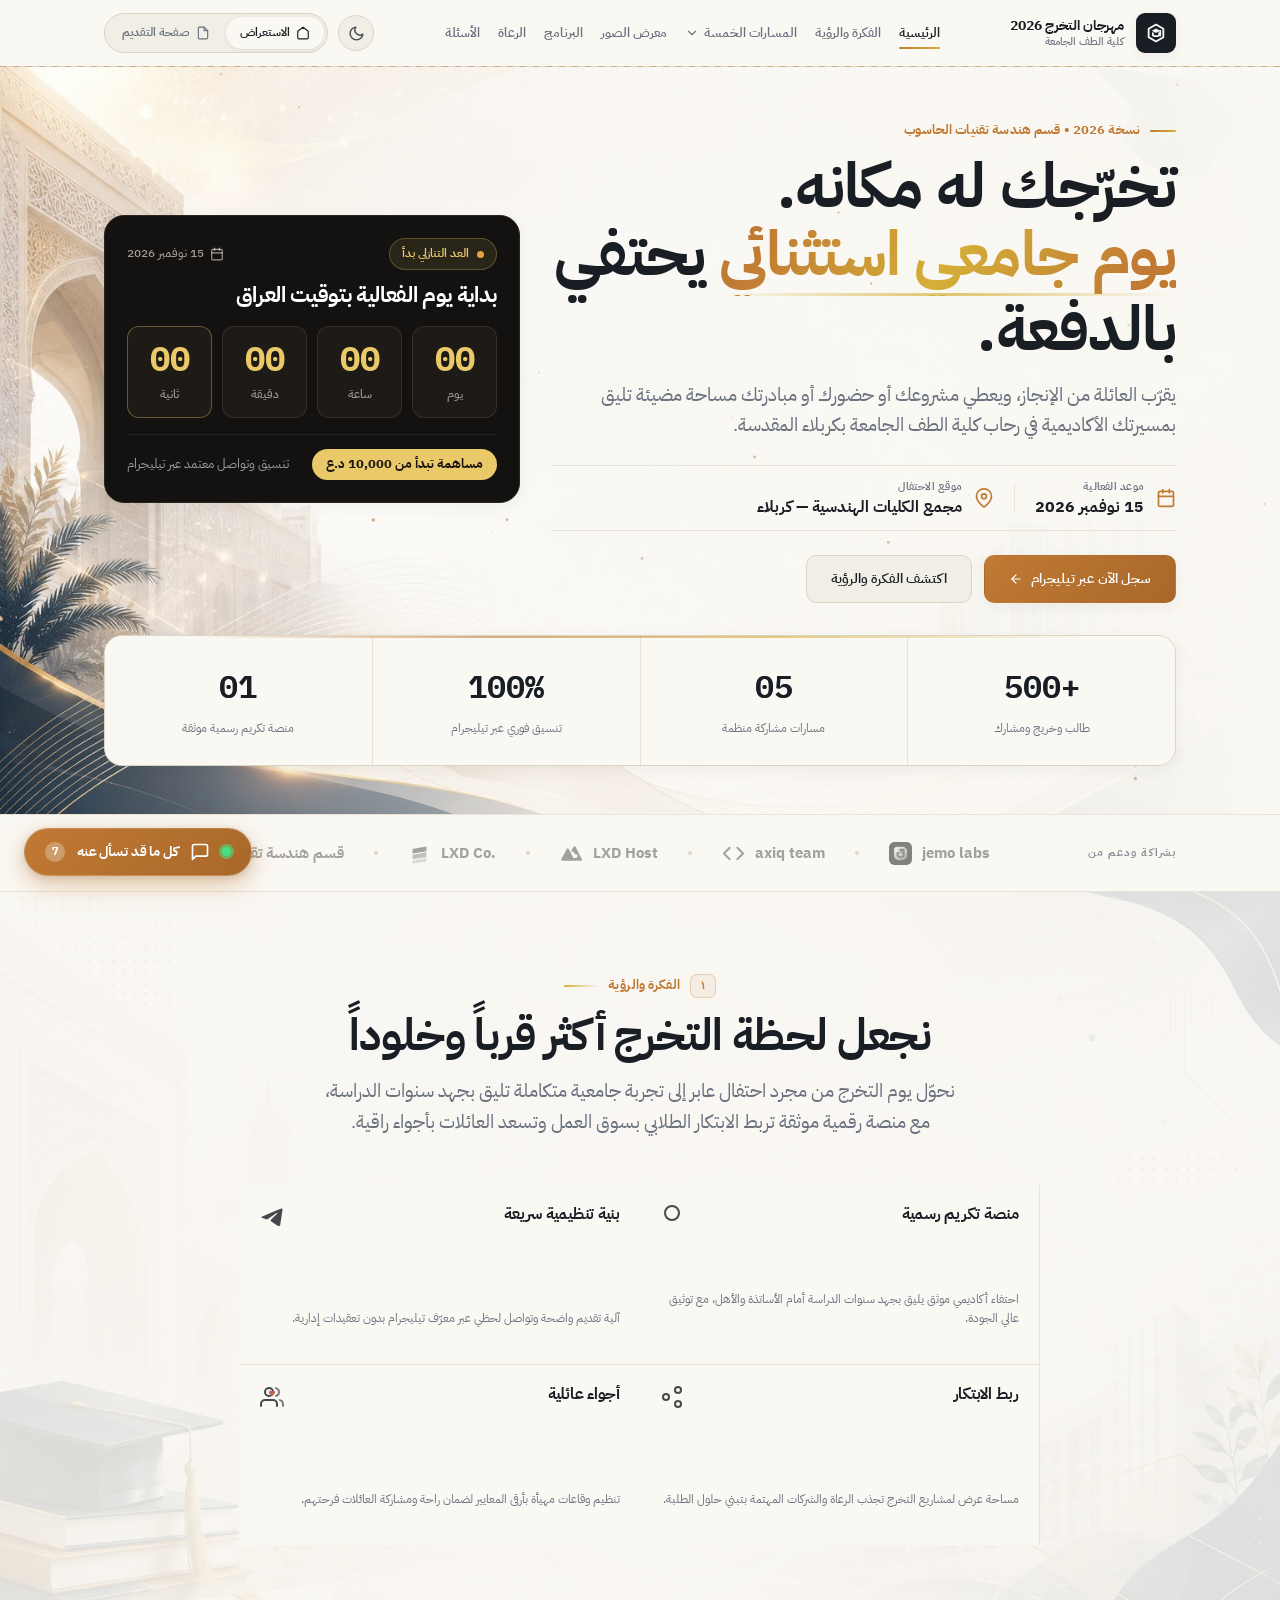
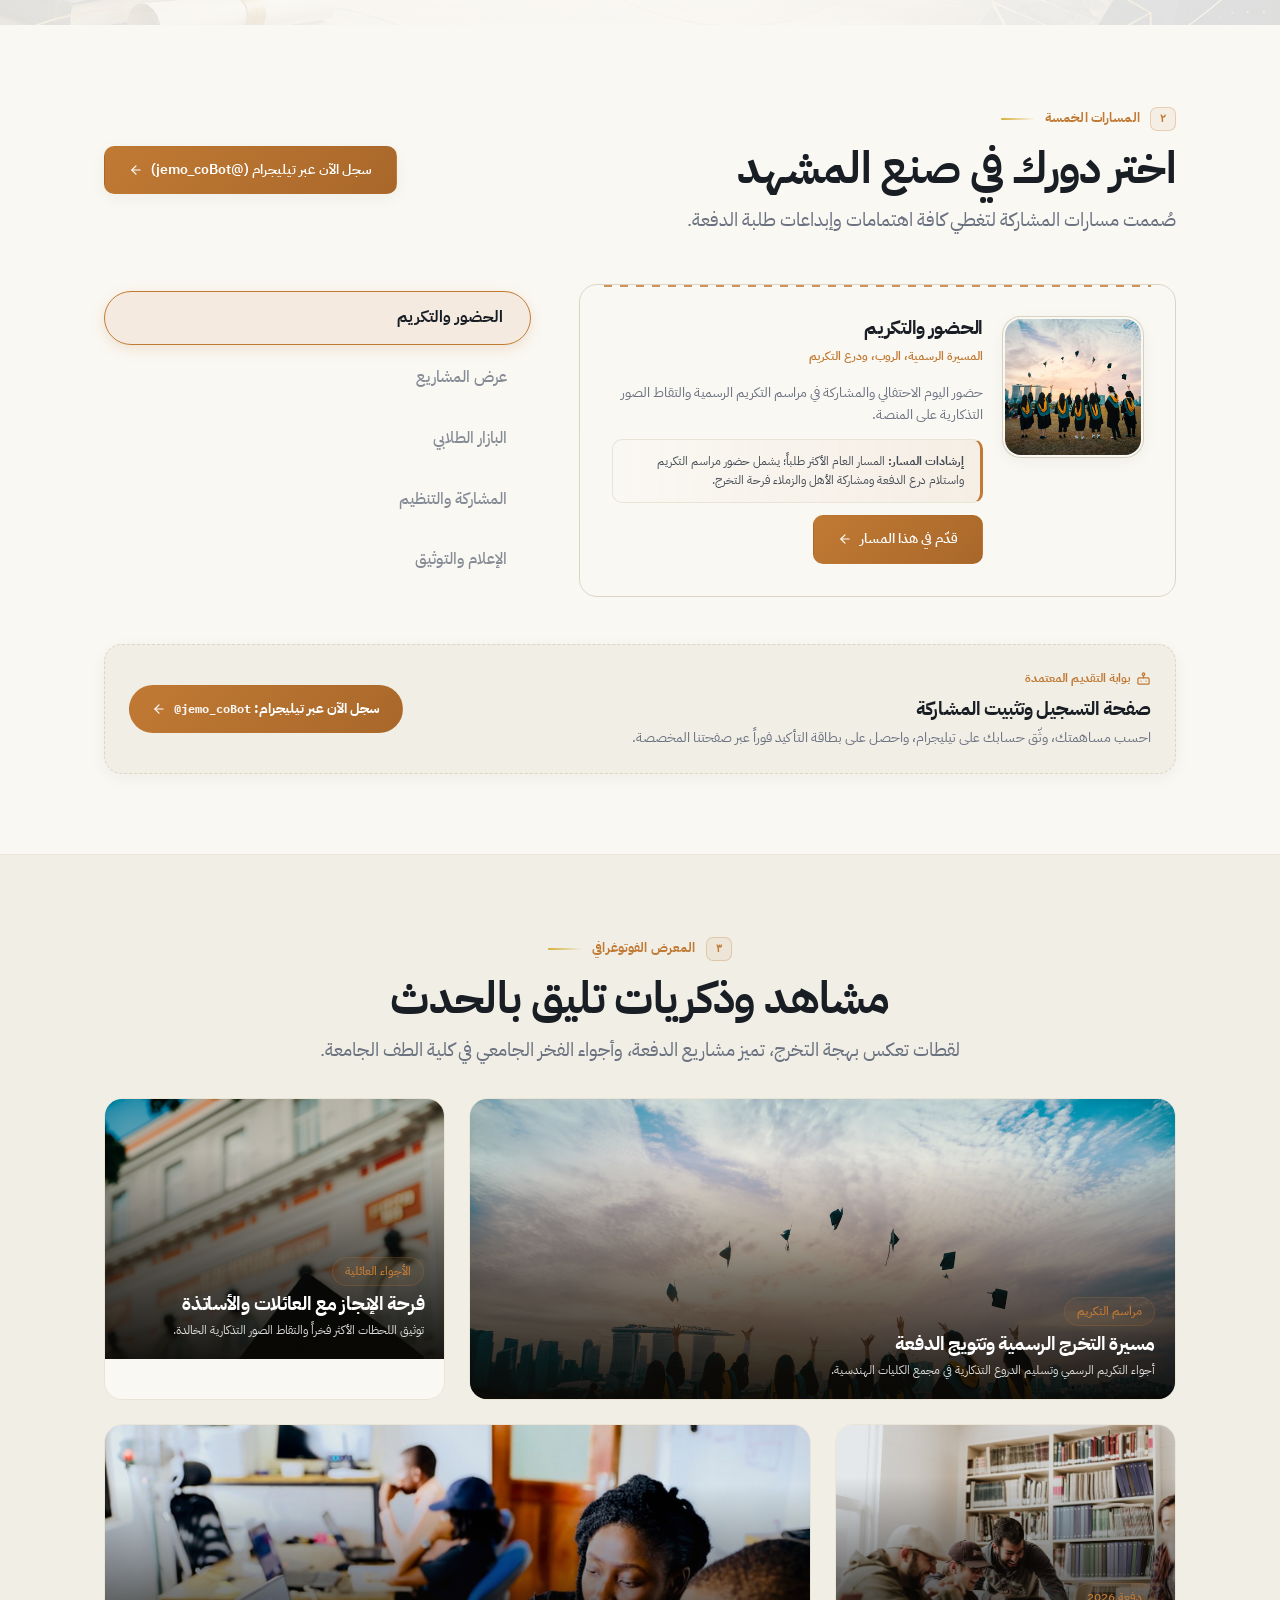
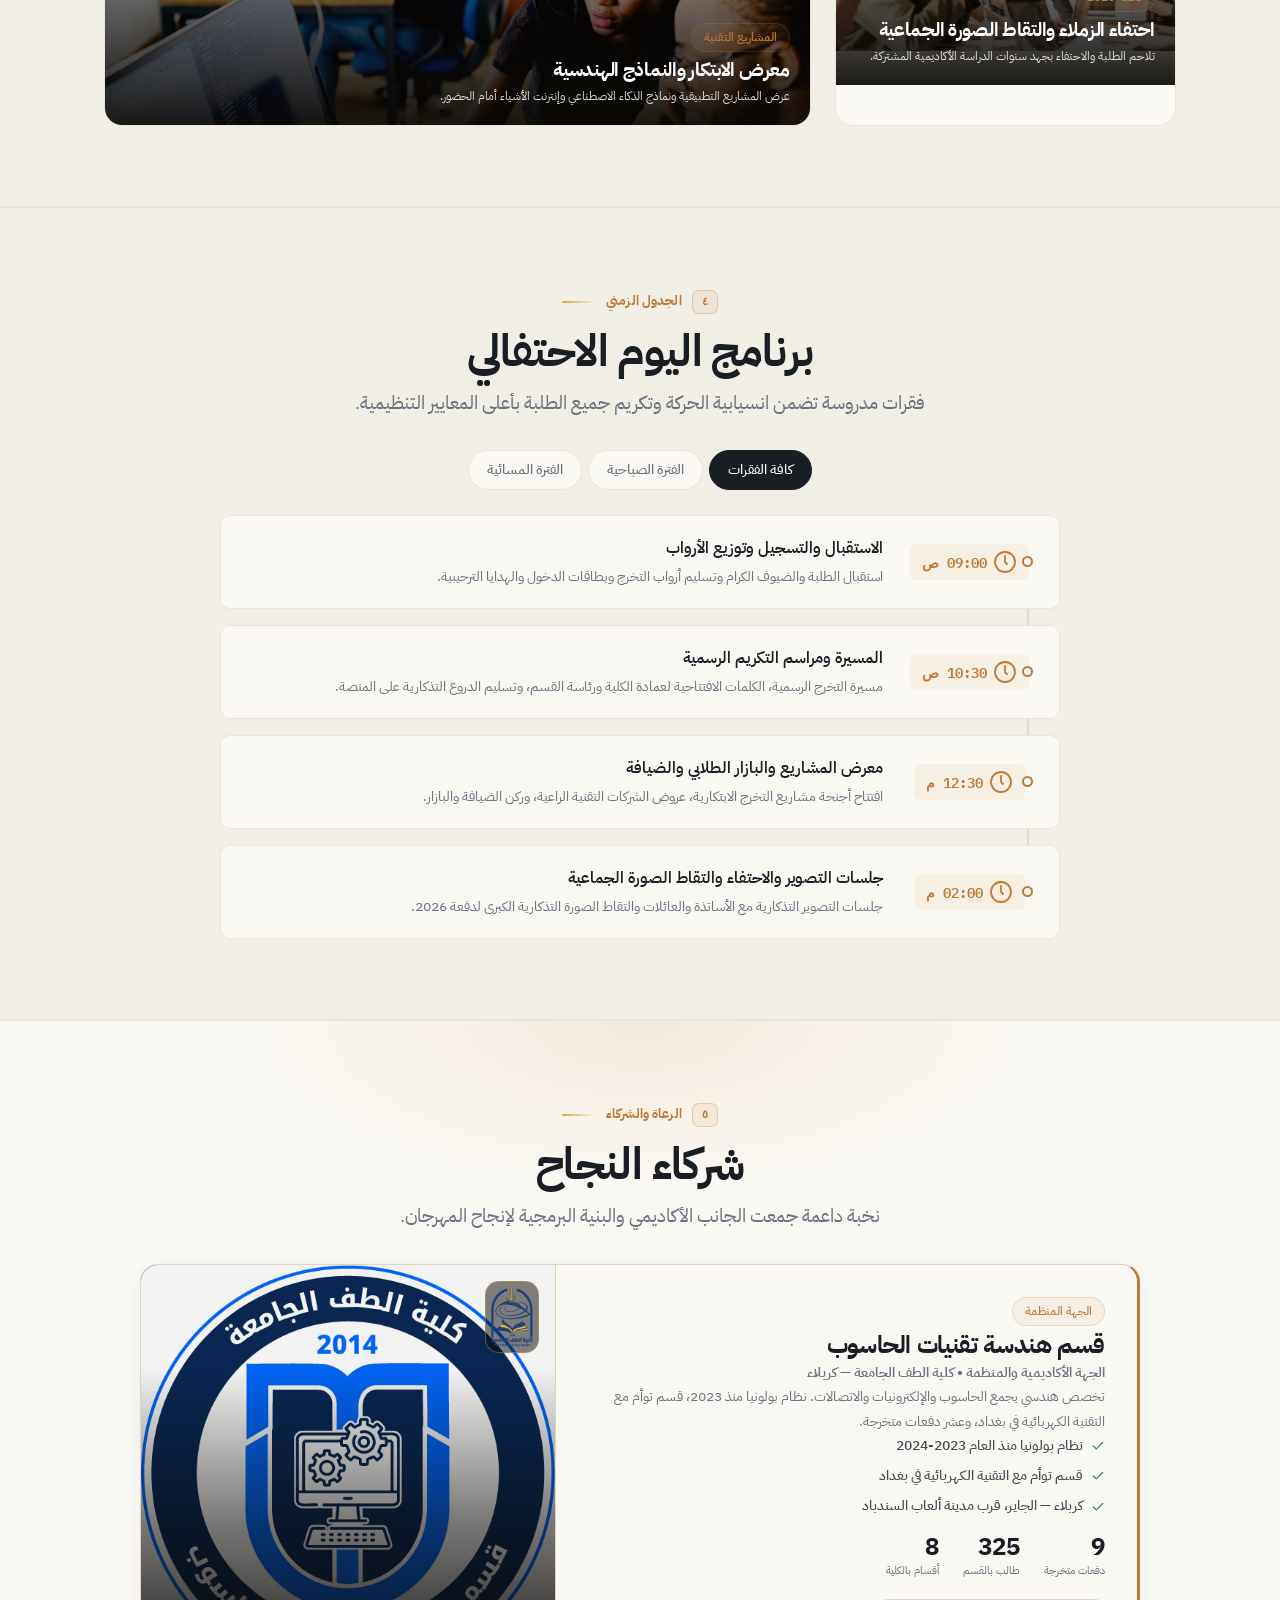
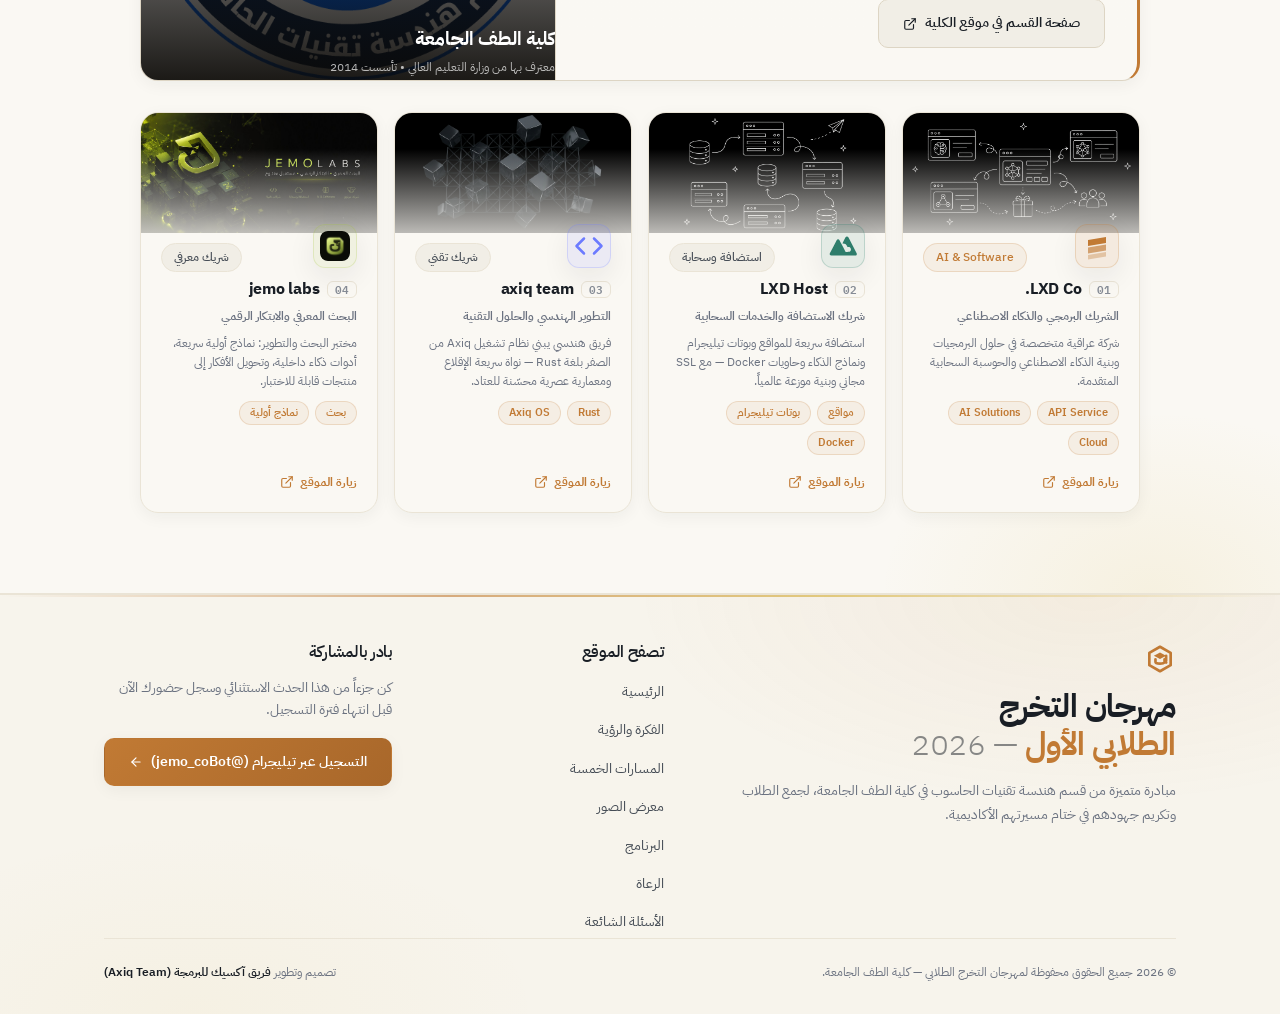
<file: client/index.html>
<!doctype html>
<html lang="ar" dir="rtl">
  <head>
    <meta charset="UTF-8" />
    <meta name="viewport" content="width=device-width, initial-scale=1.0" />
    <meta name="theme-color" content="#faf8f3" />
    <meta name="description" content="مهرجان التخرج الطلابي الأول 2026 — قسم هندسة تقنيات الحاسوب | كلية الطف الجامعة (كربلاء المقدسة)." />
    <meta name="robots" content="index,follow,max-image-preview:large" />
    <link rel="icon" type="image/svg+xml" href="./public/favicon.svg" sizes="any" />
    <link rel="apple-touch-icon" href="./public/favicon.svg" />
    <link rel="preload" as="image" href="./public/images/hero-art.jpg" fetchpriority="high" />
    <link rel="preconnect" href="https://fonts.googleapis.com" />
    <link rel="preconnect" href="https://fonts.gstatic.com" crossorigin />
    <link href="https://fonts.googleapis.com/css2?family=IBM+Plex+Sans+Arabic:wght@400;600;700&family=IBM+Plex+Mono:wght@600&display=swap" rel="stylesheet" />
    <link rel="stylesheet" href="./src/style.css" />
    <meta name="color-scheme" content="light dark" />
    <script>(function(){try{var t=localStorage.getItem("mgf-theme");if(!t)t=matchMedia("(prefers-color-scheme: dark)").matches?"dark":"light";document.documentElement.dataset.theme=t;}catch(e){}})();</script>
    <title>مهرجان التخرج الطلابي الأول 2026 — قسم هندسة تقنيات الحاسوب | كلية الطف الجامعة</title>

    <!-- Open Graph / Twitter Card: تحسين شكل مشاركة الرابط على واتساب وتويتر وفيسبوك -->
    <meta property="og:type" content="website" />
    <meta property="og:locale" content="ar_IQ" />
    <meta property="og:site_name" content="مهرجان التخرج الطلابي الأول 2026" />
    <meta property="og:title" content="مهرجان التخرج الطلابي الأول 2026 — كلية الطف الجامعة" />
    <meta property="og:description" content="مهرجان التخرج الطلابي الأول 2026 — قسم هندسة تقنيات الحاسوب | كلية الطف الجامعة (كربلاء المقدسة)." />
    <meta property="og:image" content="./public/images/hero-graduation-main.jpg" />
    <meta property="og:image:type" content="image/jpeg" />
    <meta property="og:image:width" content="1400" />
    <meta property="og:image:height" content="933" />
    <meta property="og:image:alt" content="مسيرة التخرج الرسمية وتتويج دفعة 2026 في كلية الطف الجامعة" />
    <meta name="twitter:card" content="summary_large_image" />
    <meta name="twitter:title" content="مهرجان التخرج الطلابي الأول 2026 — كلية الطف الجامعة" />
    <meta name="twitter:description" content="مهرجان التخرج الطلابي الأول 2026 — قسم هندسة تقنيات الحاسوب | كلية الطف الجامعة (كربلاء المقدسة)." />
    <meta name="twitter:image" content="./public/images/hero-graduation-main.jpg" />
    <meta name="twitter:image:alt" content="مسيرة التخرج الرسمية وتتويج دفعة 2026 في كلية الطف الجامعة" />

    <!-- Structured Data: Event Schema -->
    <script type="application/ld+json">
    {
      "@context": "https://schema.org",
      "@type": "Event",
      "name": "المهرجان الطلابي الأول للتخرج",
      "description": "مهرجان التخرج الطلابي الأول 2026 — قسم هندسة تقنيات الحاسوب | كلية الطف الجامعة (كربلاء المقدسة)",
      "startDate": "2026-11-15T09:00:00+03:00",
      "endDate": "2026-11-15T21:00:00+03:00",
      "location": {
        "@type": "Place",
        "name": "مجمع الكليات الهندسية",
        "address": {
          "@type": "PostalAddress",
          "addressCountry": "IQ",
 "addressRegion": "كربلاء",
          "addressLocality": "كربلاء المقدسة"
        }
      },
      "organizer": {
        "@type": "Organization",
        "name": "قسم هندسة تقنيات الحاسوب",
        "url": "https://taf-university.edu.iq"
      },
      "audience": "طلاب وخريجو قسم هندسة تقنيات الحاسوب",
      "keywords": "melahed, تخرج, 2026, كربلاء, الجامعة, العراق"
    }
    </script>

    <link rel="canonical" href="https://taf-graduation-2026.github.io/" />
    <link rel="alternate" hreflang="ar" href="https://taf-graduation-2026.github.io/" />
  </head>
  <body>
    <a href="#view-home" class="skip-link" aria-label="الانتقال إلى المحتوى الرئيسي">الانتقال إلى المحتوى الرئيسي</a>
    <div id="app"></div>
    <noscript>يرجى تفعيل JavaScript في المتصفح لعرض هذه الصفحة بشكل صحيح.</noscript>
    <script src="./src/main.js" defer></script>
  </body>
</html>
</file>
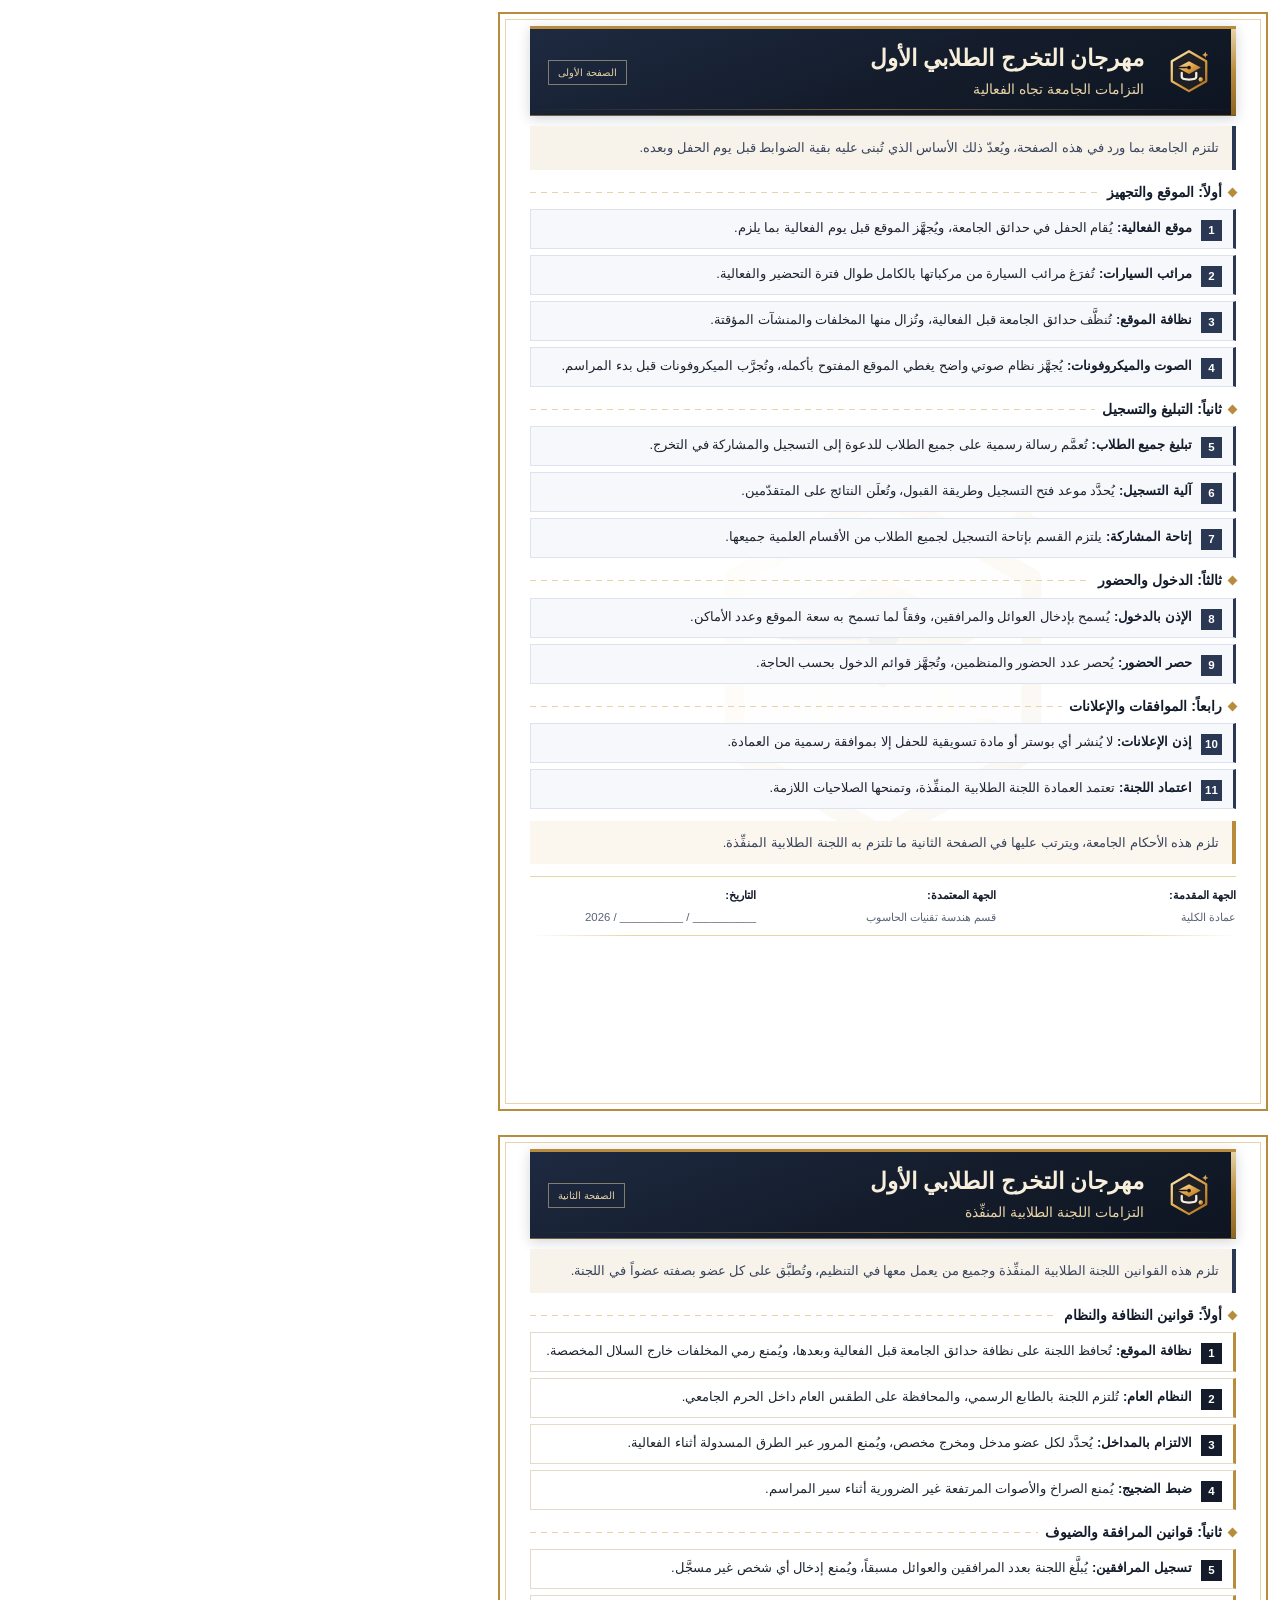
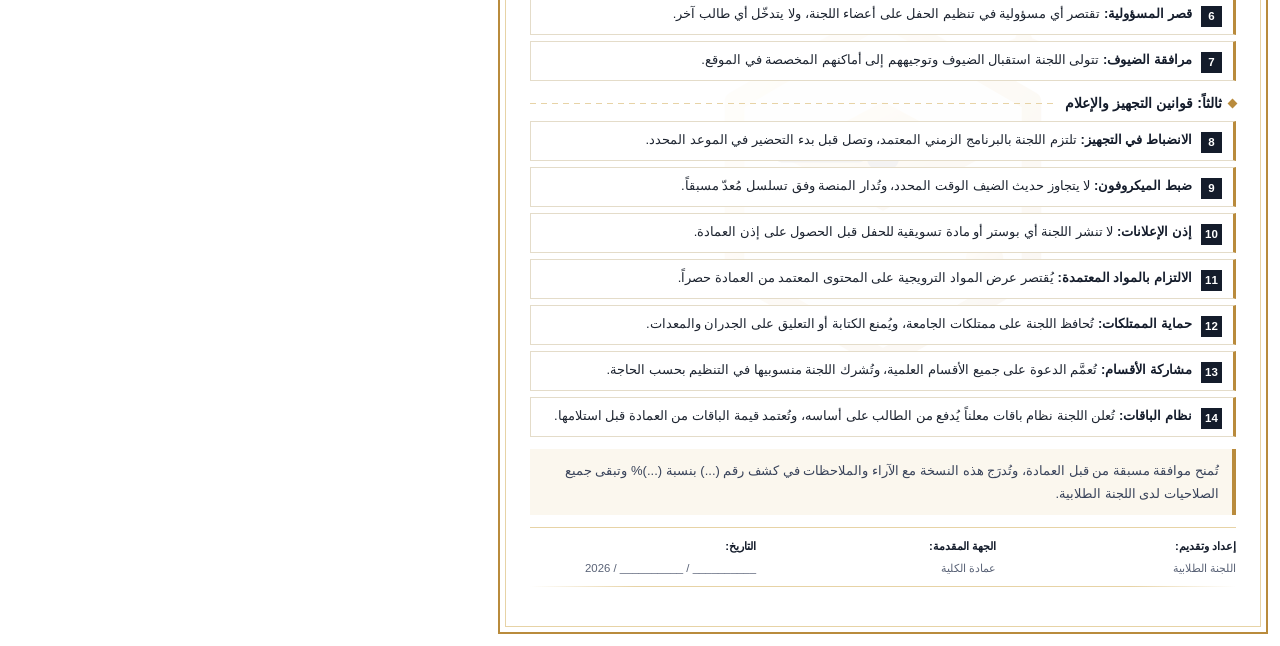
<file: public/قواعد-حفل-التخرج.html>
<!DOCTYPE html>
<html lang="ar" dir="rtl">
<head>
<meta charset="utf-8">
<title>التزامات حفل التخرج</title>
<style>
  @page { size: A4; margin: 0; }
  :root{ --navy:#141C2B; --navy-soft:#2A3854; --gold:#B98B3C; --gold-soft:#E7D3A6; --ink:#1D2430; }
  *{ box-sizing:border-box; }
  html,body{ margin:0; padding:0; width:794px; background:#fff; }
  body{
    font-family:"Noto Sans Arabic","Noto Sans Arabic UI",sans-serif;
    color:var(--ink); font-size:13px; line-height:1.8;
    text-align:right !important; letter-spacing:normal !important; word-spacing:normal !important;
    -webkit-print-color-adjust:exact; print-color-adjust:exact;
  }
  .sheet{
    position:relative; width:794px; height:1123px;
    padding:26px 44px 20px; overflow:hidden; background:#fff; page-break-after:always;
  }
  .sheet:last-child{ page-break-after:auto; }
  .frame{ position:absolute; inset:12px; border:2px solid var(--gold); }
  .frame::before{ content:""; position:absolute; inset:5px; border:.9px solid var(--gold-soft); }
  .cnr{ position:absolute; width:28px; height:28px; border:2.2px solid var(--gold); }
  .tl{ top:12px; right:12px; border-left:0; border-bottom:0; }
  .tr{ top:12px; left:12px; border-right:0; border-bottom:0; }
  .bl{ bottom:12px; right:12px; border-left:0; border-top:0; }
  .br{ bottom:12px; left:12px; border-right:0; border-top:0; }
  .wm{ position:absolute; top:430px; left:50%; transform:translateX(-50%); width:500px; opacity:.045; }
  .wm svg{ width:100%; height:auto; display:block; }
  header{ position:relative; z-index:2; margin-bottom:10px; }
  .brandbar{
    position:relative; display:flex; align-items:center; gap:16px;
    padding:14px 18px 13px 18px;
    background:linear-gradient(160deg,#1E2A41 0%,#141C2B 55%,#0E1521 100%);
    border-top:3px solid var(--gold); border-bottom:1px solid rgba(185,139,60,.55);
    box-shadow:0 3px 12px rgba(20,28,43,.18);
  }
  .brandbar::after{
    content:""; position:absolute; left:0; right:0; bottom:5px; height:1px;
    background:linear-gradient(90deg,transparent,rgba(185,139,60,.6),transparent);
  }
  .logo{ flex:0 0 auto; width:58px; }
  .logo svg{ width:100%; height:auto; display:block; }
  .brandbar h1{
    margin:0; font-family:"Noto Kufi Arabic","Noto Sans Arabic",sans-serif;
    font-size:23px; font-weight:700; line-height:1.35; color:#F7EFDC;
  }
  .brandbar .sub{ margin:3px 0 0; font-size:14px; font-weight:500; color:#E7D3A6; }
  .pg{
    flex:0 0 auto; align-self:center; margin-right:auto; padding:3px 9px;
    border:1px solid rgba(231,211,166,.5); color:#E7D3A6;
    font-family:"Noto Kufi Arabic",sans-serif; font-size:9.6px;
  }
  .stamp{ position:absolute; top:0; bottom:0; right:0; width:5px;
          background:linear-gradient(180deg,#E7D3A6,#B98B3C,#8E6524); }
  .intro{
    position:relative; z-index:2; margin:0 0 12px; padding:10px 13px;
    background:#F7F3EA; border-right:4px solid var(--navy-soft);
    font-size:13px; color:#39435A; line-height:1.8;
  }
  .intro b{ color:var(--navy); }
  .intro.gold{ background:#FBF7EE; border-right-color:var(--gold); }
  section{ position:relative; z-index:2; margin-bottom:12px; }
  h2{
    display:flex; align-items:center; gap:7px; margin:0 0 6px;
    font-family:"Noto Kufi Arabic","Noto Sans Arabic",sans-serif;
    font-size:14.2px; font-weight:700; color:var(--navy); line-height:1.5;
  }
  h2::before{ content:""; flex:0 0 auto; width:7px; height:7px;
              background:var(--gold); transform:rotate(45deg); }
  h2::after{ content:""; flex:1 1 auto; height:1px;
              background:repeating-linear-gradient(90deg,var(--gold-soft) 0 6px,transparent 6px 11px); }
  .rules{ display:flex; flex-direction:column; gap:6px; }
  .rule{
    display:flex; align-items:flex-start; gap:9px; padding:7px 11px; background:#fff;
    border:1px solid #E4DCC9; border-right:3px solid var(--gold);
  }
  .rule.dark{ background:#F7F8FB; border-color:#DCE2EE; border-right-color:var(--navy-soft); }
  .num{
    flex:0 0 auto; width:21px; height:21px; margin-top:3px;
    display:flex; align-items:center; justify-content:center;
    font-family:"Noto Kufi Arabic",sans-serif; font-size:11.5px; font-weight:700;
    color:#fff; background:var(--navy); direction:ltr; unicode-bidi:isolate;
  }
  .rule.dark .num{ background:var(--navy-soft); }
  .txt{ flex:1 1 auto; margin:0; font-size:13px; line-height:1.75; }
  .txt b{ color:var(--navy); font-weight:700; }
  .close{
    position:relative; z-index:2; margin:2px 0 12px; padding:10px 13px;
    background:#FBF7EE; border-right:4px solid var(--gold);
    font-size:13px; line-height:1.8; color:#39435A;
  }
  .close b{ color:var(--navy); }
  footer{ position:relative; z-index:2; }
  .sig{ display:flex; gap:14px; padding-top:8px; border-top:1.2px solid var(--gold-soft); }
  .sig .col{ flex:1 1 0; }
  .sig .lab{ font-family:"Noto Kufi Arabic",sans-serif; font-size:11.4px;
             font-weight:700; color:var(--navy); margin-bottom:2px; }
  .sig .val{ font-size:11.4px; color:#5A6377; line-height:1.7; }
  .rule-thin{ margin-top:8px; height:1px;
              background:linear-gradient(90deg,transparent,var(--gold-soft) 15%,var(--gold-soft) 85%,transparent); }
</style>
</head>
<body>
<div class="sheet">
  <div class="frame"></div>
  <span class="cnr tl"></span><span class="cnr tr"></span>
  <span class="cnr bl"></span><span class="cnr br"></span>
  <div class="wm" aria-hidden="true"><svg xmlns="http://www.w3.org/2000/svg" viewBox="0 0 64 64" fill="none">
  <defs>
    <linearGradient id="mgfGold" x1="0%" y1="0%" x2="100%" y2="100%">
      <stop offset="0%" stop-color="#ffedb8"/>
      <stop offset="48%" stop-color="#e2a84b"/>
      <stop offset="100%" stop-color="#a86a1c"/>
    </linearGradient>
  </defs>
  <!-- Engineering hexagon -->
  <polygon points="32,8 51,19 51,41 32,52 13,41 13,19" fill="#c17a34" fill-opacity="0.08" stroke="url(#mgfGold)" stroke-width="2.5" stroke-linejoin="round"/>
  <!-- Mortarboard -->
  <polygon points="32,19 45,26 32,33 19,26" fill="url(#mgfGold)"/>
  <!-- Circuit trace + node on the board -->
  <line x1="19" y1="26" x2="29" y2="26" stroke="#171310" stroke-width="1.6" stroke-linecap="round"/>
  <circle cx="32" cy="26" r="2.1" fill="#171310"/>
  <!-- Head base -->
  <path d="M24 32v4.5c0 3.6 16 3.6 16 0V32" stroke="#f5efe2" stroke-width="2.5" stroke-linecap="round"/>
  <!-- Tassel + node -->
  <line x1="45" y1="26" x2="45" y2="37" stroke="url(#mgfGold)" stroke-width="2" stroke-linecap="round"/>
  <circle cx="45" cy="39.2" r="2.4" fill="url(#mgfGold)"/>
  <!-- Spark -->
  <path d="M50 8.5l1.1 2.4 2.4 1.1-2.4 1.1-1.1 2.4-1.1-2.4-2.4-1.1 2.4-1.1z" fill="url(#mgfGold)"/>
</svg>
</div>
  <header>
    <div class="brandbar">
      <span class="stamp"></span>
      <div class="logo"><svg xmlns="http://www.w3.org/2000/svg" viewBox="0 0 64 64" fill="none">
  <defs>
    <linearGradient id="mgfGold" x1="0%" y1="0%" x2="100%" y2="100%">
      <stop offset="0%" stop-color="#ffedb8"/>
      <stop offset="48%" stop-color="#e2a84b"/>
      <stop offset="100%" stop-color="#a86a1c"/>
    </linearGradient>
  </defs>
  <!-- Engineering hexagon -->
  <polygon points="32,8 51,19 51,41 32,52 13,41 13,19" fill="#c17a34" fill-opacity="0.08" stroke="url(#mgfGold)" stroke-width="2.5" stroke-linejoin="round"/>
  <!-- Mortarboard -->
  <polygon points="32,19 45,26 32,33 19,26" fill="url(#mgfGold)"/>
  <!-- Circuit trace + node on the board -->
  <line x1="19" y1="26" x2="29" y2="26" stroke="#171310" stroke-width="1.6" stroke-linecap="round"/>
  <circle cx="32" cy="26" r="2.1" fill="#171310"/>
  <!-- Head base -->
  <path d="M24 32v4.5c0 3.6 16 3.6 16 0V32" stroke="#f5efe2" stroke-width="2.5" stroke-linecap="round"/>
  <!-- Tassel + node -->
  <line x1="45" y1="26" x2="45" y2="37" stroke="url(#mgfGold)" stroke-width="2" stroke-linecap="round"/>
  <circle cx="45" cy="39.2" r="2.4" fill="url(#mgfGold)"/>
  <!-- Spark -->
  <path d="M50 8.5l1.1 2.4 2.4 1.1-2.4 1.1-1.1 2.4-1.1-2.4-2.4-1.1 2.4-1.1z" fill="url(#mgfGold)"/>
</svg>
</div>
      <div>
        <h1>مهرجان التخرج الطلابي الأول</h1>
        <p class="sub">التزامات الجامعة تجاه الفعالية</p>
      </div>
      <span class="pg">الصفحة الأولى</span>
    </div>
  </header>
  <p class="intro">تلتزم الجامعة بما ورد في هذه الصفحة، ويُعدّ ذلك الأساس الذي تُبنى عليه بقية الضوابط قبل يوم الحفل وبعده.</p>
  <section>
    <h2>أولاً: الموقع والتجهيز</h2>
    <div class="rules">
      <div class="rule dark"><span class="num">1</span><p class="txt"><b>موقع الفعالية:</b> يُقام الحفل في حدائق الجامعة، ويُجهَّز الموقع قبل يوم الفعالية بما يلزم.</p></div>
      <div class="rule dark"><span class="num">2</span><p class="txt"><b>مرائب السيارات:</b> تُفرَغ مرائب السيارة من مركباتها بالكامل طوال فترة التحضير والفعالية.</p></div>
      <div class="rule dark"><span class="num">3</span><p class="txt"><b>نظافة الموقع:</b> تُنظَّف حدائق الجامعة قبل الفعالية، وتُزال منها المخلفات والمنشآت المؤقتة.</p></div>
      <div class="rule dark"><span class="num">4</span><p class="txt"><b>الصوت والميكروفونات:</b> يُجهَّز نظام صوتي واضح يغطي الموقع المفتوح بأكمله، وتُجرَّب الميكروفونات قبل بدء المراسم.</p></div>
    </div>
  </section>
  <section>
    <h2>ثانياً: التبليغ والتسجيل</h2>
    <div class="rules">
      <div class="rule dark"><span class="num">5</span><p class="txt"><b>تبليغ جميع الطلاب:</b> تُعمَّم رسالة رسمية على جميع الطلاب للدعوة إلى التسجيل والمشاركة في التخرج.</p></div>
      <div class="rule dark"><span class="num">6</span><p class="txt"><b>آلية التسجيل:</b> يُحدَّد موعد فتح التسجيل وطريقة القبول، وتُعلَن النتائج على المتقدّمين.</p></div>
      <div class="rule dark"><span class="num">7</span><p class="txt"><b>إتاحة المشاركة:</b> يلتزم القسم بإتاحة التسجيل لجميع الطلاب من الأقسام العلمية جميعها.</p></div>
    </div>
  </section>
  <section>
    <h2>ثالثاً: الدخول والحضور</h2>
    <div class="rules">
      <div class="rule dark"><span class="num">8</span><p class="txt"><b>الإذن بالدخول:</b> يُسمح بإدخال العوائل والمرافقين، وفقاً لما تسمح به سعة الموقع وعدد الأماكن.</p></div>
      <div class="rule dark"><span class="num">9</span><p class="txt"><b>حصر الحضور:</b> يُحصر عدد الحضور والمنظمين، وتُجهَّز قوائم الدخول بحسب الحاجة.</p></div>
    </div>
  </section>
  <section>
    <h2>رابعاً: الموافقات والإعلانات</h2>
    <div class="rules">
      <div class="rule dark"><span class="num">10</span><p class="txt"><b>إذن الإعلانات:</b> لا يُنشر أي بوستر أو مادة تسويقية للحفل إلا بموافقة رسمية من العمادة.</p></div>
      <div class="rule dark"><span class="num">11</span><p class="txt"><b>اعتماد اللجنة:</b> تعتمد العمادة اللجنة الطلابية المنفِّذة، وتمنحها الصلاحيات اللازمة.</p></div>
    </div>
  </section>
  <div class="close">تلزم هذه الأحكام الجامعة، ويترتب عليها في الصفحة الثانية ما تلتزم به اللجنة الطلابية المنفِّذة.</div>
  <footer>
    <div class="sig">
      <div class="col">
        <div class="lab">الجهة المقدمة:</div>
        <div class="val">عمادة الكلية</div>
      </div>
      <div class="col">
        <div class="lab">الجهة المعتمدة:</div>
        <div class="val">قسم هندسة تقنيات الحاسوب</div>
      </div>
      <div class="col">
        <div class="lab">التاريخ:</div>
        <div class="val">__________ / __________ / 2026</div>
      </div>
    </div>
    <div class="rule-thin"></div>
  </footer>
</div>
<div class="sheet">
  <div class="frame"></div>
  <span class="cnr tl"></span><span class="cnr tr"></span>
  <span class="cnr bl"></span><span class="cnr br"></span>
  <div class="wm" aria-hidden="true"><svg xmlns="http://www.w3.org/2000/svg" viewBox="0 0 64 64" fill="none">
  <defs>
    <linearGradient id="mgfGold" x1="0%" y1="0%" x2="100%" y2="100%">
      <stop offset="0%" stop-color="#ffedb8"/>
      <stop offset="48%" stop-color="#e2a84b"/>
      <stop offset="100%" stop-color="#a86a1c"/>
    </linearGradient>
  </defs>
  <!-- Engineering hexagon -->
  <polygon points="32,8 51,19 51,41 32,52 13,41 13,19" fill="#c17a34" fill-opacity="0.08" stroke="url(#mgfGold)" stroke-width="2.5" stroke-linejoin="round"/>
  <!-- Mortarboard -->
  <polygon points="32,19 45,26 32,33 19,26" fill="url(#mgfGold)"/>
  <!-- Circuit trace + node on the board -->
  <line x1="19" y1="26" x2="29" y2="26" stroke="#171310" stroke-width="1.6" stroke-linecap="round"/>
  <circle cx="32" cy="26" r="2.1" fill="#171310"/>
  <!-- Head base -->
  <path d="M24 32v4.5c0 3.6 16 3.6 16 0V32" stroke="#f5efe2" stroke-width="2.5" stroke-linecap="round"/>
  <!-- Tassel + node -->
  <line x1="45" y1="26" x2="45" y2="37" stroke="url(#mgfGold)" stroke-width="2" stroke-linecap="round"/>
  <circle cx="45" cy="39.2" r="2.4" fill="url(#mgfGold)"/>
  <!-- Spark -->
  <path d="M50 8.5l1.1 2.4 2.4 1.1-2.4 1.1-1.1 2.4-1.1-2.4-2.4-1.1 2.4-1.1z" fill="url(#mgfGold)"/>
</svg>
</div>
  <header>
    <div class="brandbar">
      <span class="stamp"></span>
      <div class="logo"><svg xmlns="http://www.w3.org/2000/svg" viewBox="0 0 64 64" fill="none">
  <defs>
    <linearGradient id="mgfGold" x1="0%" y1="0%" x2="100%" y2="100%">
      <stop offset="0%" stop-color="#ffedb8"/>
      <stop offset="48%" stop-color="#e2a84b"/>
      <stop offset="100%" stop-color="#a86a1c"/>
    </linearGradient>
  </defs>
  <!-- Engineering hexagon -->
  <polygon points="32,8 51,19 51,41 32,52 13,41 13,19" fill="#c17a34" fill-opacity="0.08" stroke="url(#mgfGold)" stroke-width="2.5" stroke-linejoin="round"/>
  <!-- Mortarboard -->
  <polygon points="32,19 45,26 32,33 19,26" fill="url(#mgfGold)"/>
  <!-- Circuit trace + node on the board -->
  <line x1="19" y1="26" x2="29" y2="26" stroke="#171310" stroke-width="1.6" stroke-linecap="round"/>
  <circle cx="32" cy="26" r="2.1" fill="#171310"/>
  <!-- Head base -->
  <path d="M24 32v4.5c0 3.6 16 3.6 16 0V32" stroke="#f5efe2" stroke-width="2.5" stroke-linecap="round"/>
  <!-- Tassel + node -->
  <line x1="45" y1="26" x2="45" y2="37" stroke="url(#mgfGold)" stroke-width="2" stroke-linecap="round"/>
  <circle cx="45" cy="39.2" r="2.4" fill="url(#mgfGold)"/>
  <!-- Spark -->
  <path d="M50 8.5l1.1 2.4 2.4 1.1-2.4 1.1-1.1 2.4-1.1-2.4-2.4-1.1 2.4-1.1z" fill="url(#mgfGold)"/>
</svg>
</div>
      <div>
        <h1>مهرجان التخرج الطلابي الأول</h1>
        <p class="sub">التزامات اللجنة الطلابية المنفِّذة</p>
      </div>
      <span class="pg">الصفحة الثانية</span>
    </div>
  </header>
  <p class="intro">تلزم هذه القوانين اللجنة الطلابية المنفِّذة وجميع من يعمل معها في التنظيم، وتُطبَّق على كل عضو بصفته عضواً في اللجنة.</p>
  <section>
    <h2>أولاً: قوانين النظافة والنظام</h2>
    <div class="rules">
      <div class="rule"><span class="num">1</span><p class="txt"><b>نظافة الموقع:</b> تُحافظ اللجنة على نظافة حدائق الجامعة قبل الفعالية وبعدها، ويُمنع رمي المخلفات خارج السلال المخصصة.</p></div>
      <div class="rule"><span class="num">2</span><p class="txt"><b>النظام العام:</b> تُلتزم اللجنة بالطابع الرسمي، والمحافظة على الطقس العام داخل الحرم الجامعي.</p></div>
      <div class="rule"><span class="num">3</span><p class="txt"><b>الالتزام بالمداخل:</b> يُحدَّد لكل عضو مدخل ومخرج مخصص، ويُمنع المرور عبر الطرق المسدولة أثناء الفعالية.</p></div>
      <div class="rule"><span class="num">4</span><p class="txt"><b>ضبط الضجيج:</b> يُمنع الصراخ والأصوات المرتفعة غير الضرورية أثناء سير المراسم.</p></div>
    </div>
  </section>
  <section>
    <h2>ثانياً: قوانين المرافقة والضيوف</h2>
    <div class="rules">
      <div class="rule"><span class="num">5</span><p class="txt"><b>تسجيل المرافقين:</b> يُبلَّغ اللجنة بعدد المرافقين والعوائل مسبقاً، ويُمنع إدخال أي شخص غير مسجَّل.</p></div>
      <div class="rule"><span class="num">6</span><p class="txt"><b>قصر المسؤولية:</b> تقتصر أي مسؤولية في تنظيم الحفل على أعضاء اللجنة، ولا يتدخّل أي طالب آخر.</p></div>
      <div class="rule"><span class="num">7</span><p class="txt"><b>مرافقة الضيوف:</b> تتولى اللجنة استقبال الضيوف وتوجيههم إلى أماكنهم المخصصة في الموقع.</p></div>
    </div>
  </section>
  <section>
    <h2>ثالثاً: قوانين التجهيز والإعلام</h2>
    <div class="rules">
      <div class="rule"><span class="num">8</span><p class="txt"><b>الانضباط في التجهيز:</b> تلتزم اللجنة بالبرنامج الزمني المعتمد، وتصل قبل بدء التحضير في الموعد المحدد.</p></div>
      <div class="rule"><span class="num">9</span><p class="txt"><b>ضبط الميكروفون:</b> لا يتجاوز حديث الضيف الوقت المحدد، وتُدار المنصة وفق تسلسل مُعدّ مسبقاً.</p></div>
      <div class="rule"><span class="num">10</span><p class="txt"><b>إذن الإعلانات:</b> لا تنشر اللجنة أي بوستر أو مادة تسويقية للحفل قبل الحصول على إذن العمادة.</p></div>
      <div class="rule"><span class="num">11</span><p class="txt"><b>الالتزام بالمواد المعتمدة:</b> يُقتصر عرض المواد الترويجية على المحتوى المعتمد من العمادة حصراً.</p></div>
      <div class="rule"><span class="num">12</span><p class="txt"><b>حماية الممتلكات:</b> تُحافظ اللجنة على ممتلكات الجامعة، ويُمنع الكتابة أو التعليق على الجدران والمعدات.</p></div>
      <div class="rule"><span class="num">13</span><p class="txt"><b>مشاركة الأقسام:</b> تُعمَّم الدعوة على جميع الأقسام العلمية، وتُشرك اللجنة منسوبيها في التنظيم بحسب الحاجة.</p></div>
      <div class="rule"><span class="num">14</span><p class="txt"><b>نظام الباقات:</b> تُعلن اللجنة نظام باقات معلناً يُدفع من الطالب على أساسه، وتُعتمد قيمة الباقات من العمادة قبل استلامها.</p></div>
    </div>
  </section>
  <div class="close">تُمنح موافقة مسبقة من قبل العمادة، وتُدرَج هذه النسخة مع الآراء والملاحظات في كشف رقم (...) بنسبة (...)% وتبقى جميع الصلاحيات لدى اللجنة الطلابية.</div>
  <footer>
    <div class="sig">
      <div class="col">
        <div class="lab">إعداد وتقديم:</div>
        <div class="val">اللجنة الطلابية</div>
      </div>
      <div class="col">
        <div class="lab">الجهة المقدمة:</div>
        <div class="val">عمادة الكلية</div>
      </div>
      <div class="col">
        <div class="lab">التاريخ:</div>
        <div class="val">__________ / __________ / 2026</div>
      </div>
    </div>
    <div class="rule-thin"></div>
  </footer>
</div>
</body>
</html>
</file>
<file: client/src/style.css>
:root {
  /* ===== نظام "لوحة الدائرة" (Circuit Board) ===== */
  /* هوية بصرية مستوحاة من الهندسة الحاسوبية: لوحة دوائر دافئة، */
  /* مسارات نحاسية، ونبضة إشارة تركوازية — بدل القالب الأزرق التقليدي */
  --bg: #faf8f3;
  --surface: #f1eee6;
  --surface-warm: #f7f4ec;
  --fg: #191e25;
  --fg-2: #454c55;
  --muted: #6b7280;
  --meta: #868c96;
  --border: #ddd5c4;
  --border-soft: #eae4d6;
  --accent: #c17a34;
  --accent-on: #ffffff;
  --accent-hover: #a8672a;
  --accent-active: #8f5722;
  --success: #2e7d6b;
  --warn: #c99a2e;
  --danger: #b33f32;
  --font-display: "IBM Plex Sans Arabic",
  -apple-system,
  BlinkMacSystemFont,
  "SF Pro Display",
  "Segoe UI",
  Roboto,
  sans-serif;
  --font-body: "IBM Plex Sans Arabic",
  -apple-system,
  BlinkMacSystemFont,
  "SF Pro Text",
  "Segoe UI",
  Roboto,
  sans-serif;
  --font-mono: "IBM Plex Mono",
  "SF Mono",
  ui-monospace,
  Menlo,
  Monaco,
  Consolas,
  monospace;
  --text-xs: 12px;
  --text-sm: 14px;
  --text-base: 16px;
  --text-lg: 19px;
  --text-xl: 24px;
  --text-2xl: 32px;
  --text-3xl: 44px;
  --text-4xl: 60px;
  --leading-body: 1.6;
  --leading-tight: 1.15;
  --tracking-display: -.015em;
  --space-1: 4px;
  --space-2: 8px;
  --space-3: 12px;
  --space-4: 16px;
  --space-5: 20px;
  --space-6: 24px;
  --space-8: 32px;
  --space-12: 48px;
  --section-y-desktop: 80px;
  --section-y-tablet: 56px;
  --section-y-phone: 40px;
  --radius-sm: 6px;
  --radius-md: 10px;
  --radius-lg: 18px;
  --radius-pill: 980px;
  --elev-flat: none;
  --elev-ring: 0 0 0 1px var(--border);
  --elev-raised: 0 10px 28px rgba(25,
  30,
  37,
  .07);
  --elev-subtle: 0 4px 16px rgba(25,
  30,
  37,
  .05);
  --focus-ring: 0 0 0 4px color-mix(in oklab,
  var(--accent),
  transparent 70%);
  --motion-fast: .16s;
  --motion-base: .24s;
  --ease-standard: cubic-bezier(.28,
  0,
  .22,
  1);
  --container-max: 1120px;
  --container-gutter-desktop: 24px;
  --container-gutter-tablet: 20px;
  --container-gutter-phone: 16px}

*,
*:before,
*:after {
  box-sizing:border-box;
  margin:0;
  padding:0}

html {
  scroll-behavior:smooth;
  background-color:var(--bg);
  color:var(--fg);
  font-family:var(--font-body);
  font-size:var(--text-base);
  line-height:var(--leading-body);
  -webkit-font-smoothing:antialiased}

body {
  background-color:var(--bg);
  overflow-x:hidden}


.progress-bar-container {
  position:fixed;
  top:0;
  left:0;
  right:0;
  height:3px;
  background:transparent;
  z-index:9999;
  pointer-events:none;
}

.progress-bar-fill {
  height:100%;
  background:linear-gradient(90deg,#c17a34,#2e7d6b,#d4af37);
  width:0%;
  transition:width .1s linear;
}

#confettiCanvas {
  position:fixed;
  inset:0;
  width:100%;
  height:100%;
  pointer-events:none;
  z-index:99999;
}

a {
  color:inherit;
  text-decoration:none}

button,
input,
select,
textarea {
  font:inherit;
  color:inherit}

.container {
  width:100%;
  max-width:var(--container-max);
  margin-inline:auto;
  padding-inline:var(--container-gutter-desktop)}

@media (max-width: 920px) {
  .container {
    padding-inline:var(--container-gutter-tablet)  }

}

@media (max-width: 640px) {
  .container {
    padding-inline:var(--container-gutter-phone)  }

}

h1,
h2,
h3,
h4 {
  font-family:var(--font-display);
  font-weight:700;
  line-height:var(--leading-tight);
  letter-spacing:var(--tracking-display)}

.eyebrow {
  display:inline-flex;
  align-items:center;
  gap:6px;
  font-size:var(--text-xs);
  font-weight:600;
  color:var(--accent);
  text-transform:uppercase;
  letter-spacing:.05em;
  margin-bottom:var(--space-2)}

.lead {
  font-size:var(--text-lg);
  color:var(--muted);
  max-width:640px;
  font-weight:400}

.body-muted {
  color:var(--muted);
  font-size:var(--text-sm)}

.badge {
  display:inline-flex;
  align-items:center;
  gap:6px;
  padding:4px 12px;
  border-radius:var(--radius-pill);
  font-size:var(--text-xs);
  font-weight:500;
  background:var(--surface);
  color:var(--fg-2);
  border:1px solid var(--border-soft)}

.badge-accent {
  background:color-mix(in oklab,
  var(--accent),
  transparent 92%);
  color:var(--accent);
  border-color:color-mix(in oklab,
  var(--accent),
  transparent 80%)}

.badge-dot {
  width:6px;
  height:6px;
  border-radius:50%;
  background:var(--accent)}

.btn {
  display:inline-flex;
  align-items:center;
  justify-content:center;
  gap:8px;
  padding:12px 24px;
  border-radius:var(--radius-md);
  font-size:var(--text-sm);
  font-weight:600;
  border:1.5px solid transparent;
  cursor:pointer;
  transition:all var(--motion-base) var(--ease-standard);
  text-decoration:none;
  white-space:nowrap}

.btn:focus-visible {
  outline:none;
  box-shadow:var(--focus-ring)}

.btn-primary {
  background:var(--accent);
  color:var(--accent-on)}

.btn-primary:hover {
  background:var(--accent-hover);
  transform:translateY(-1px)}

.btn-primary:active {
  background:var(--accent-active);
  transform:translateY(0)}

.btn-secondary {
  background:var(--surface);
  color:var(--fg);
  border:1px solid var(--border)}

.btn-secondary:hover {
  background:var(--border-soft);
  border-color:var(--meta);
  transform:translateY(-1px)}

.btn-secondary:active {
  background:var(--border);
  transform:translateY(0)}

.btn-dark {
  background:var(--fg);
  color:var(--bg)}

.btn-dark:hover {
  background:#000f14;
  transform:translateY(-1px)}

.btn-ghost {
  background:transparent;
  color:var(--accent);
  padding:8px 12px}

.btn-ghost:hover {
  background:color-mix(in oklab,
  var(--accent),
  transparent 94%)}

.btn.is-loading {
  cursor:progress;
  opacity:.82;
  position:relative;
  pointer-events:none}

.btn.is-loading:after {
  content:"";
  width:14px;
  height:14px;
  border:2px solid rgba(255,
  255,
  255,
  .4);
  border-top-color:#fff;
  border-radius:50%;
  animation:spin .7s linear infinite;
  margin-right:6px}

@keyframes spin {
  to {
    transform:rotate(360deg)  }

}

.icon-svg {
  width:18px;
  height:18px;
  stroke-width:2;
  stroke:currentColor;
  fill:none;
  stroke-linecap:round;
  stroke-linejoin:round;
  flex-shrink:0}

.icon-svg-sm {
  width:14px;
  height:14px;
  stroke-width:2;
  stroke:currentColor;
  fill:none;
  stroke-linecap:round;
  stroke-linejoin:round;
  flex-shrink:0}

.icon-svg-lg {
  width:24px;
  height:24px;
  stroke-width:1.8;
  stroke:currentColor;
  fill:none;
  stroke-linecap:round;
  stroke-linejoin:round;
  flex-shrink:0}

.site-nav {
  position:sticky;
  top:0;
  z-index:100;
  background:#faf8f3d9;
  backdrop-filter:saturate(160%) blur(20px);
  -webkit-backdrop-filter:saturate(160%) blur(20px);
  border-bottom:1px solid var(--border);
  transition:background var(--motion-base)}

.site-nav:after {
  content:"";
  position:absolute;
  bottom:-1px;
  right:0;
  left:0;
  height:1px;
  background:repeating-linear-gradient(90deg, var(--accent) 0 6px, transparent 6px 13px);
  opacity:.45}

section[id] {
  scroll-margin-top:72px}

.site-nav-inner {
  display:flex;
  align-items:center;
  justify-content:space-between;
  height:58px;
  gap:16px}

.nav-brand {
  display:flex;
  align-items:center;
  gap:10px;
  font-weight:700;
  font-size:var(--text-sm);
  color:var(--fg);
  cursor:pointer}

.nav-brand-tag {
  font-size:11px;
  padding:2px 8px;
  border-radius:var(--radius-pill);
  background:var(--surface);
  color:var(--muted);
  border:1px solid var(--border-soft);
  white-space:nowrap}

.nav-links {
  display:flex;
  align-items:center;
  gap:20px;
  list-style:none}

.skip-link {
  position: absolute;
  left: -9999px;
  top: -9999px;
  width: 1px;
  height: 1px;
  overflow: hidden;
}
.skip-link:focus {
  position: fixed;
  left: 0;
  top: 0;
  width: 100%;
  padding: var(--space-4);
  background: var(--accent);
  color: var(--bg);
  z-index: 9999;
  font-size: var(--text-lg);
  border-radius: 0;
}

@media (max-width: 992px) {
  .nav-links {
    display:none  }

}

.nav-link {
  font-size:var(--text-sm);
  color:var(--muted);
  transition:color var(--motion-fast);
  cursor:pointer;
  background:none;
  border:none;
  padding:4px 0}

.nav-link:hover,
.nav-link.active {
  color:var(--fg)}

.nav-actions {
  display:flex;
  align-items:center;
  gap:10px}

.view-switcher-pill {
  display:flex;
  align-items:center;
  background:var(--surface);
  border:1px solid var(--border);
  border-radius:var(--radius-pill);
  padding:3px;
  gap:2px}

.view-tab-btn {
  padding:6px 14px;
  border-radius:var(--radius-pill);
  font-size:var(--text-xs);
  font-weight:600;
  border:none;
  background:transparent;
  color:var(--muted);
  cursor:pointer;
  display:flex;
  align-items:center;
  gap:6px;
  transition:all var(--motion-base) var(--ease-standard);
  white-space:nowrap}

.view-tab-btn.active {
  background:var(--bg);
  color:var(--fg);
  box-shadow:0 1px 4px #00000014}

.screen-view {
  display:none;
  animation:fadeInScreen var(--motion-base) var(--ease-standard) forwards}

.screen-view.active {
  display:block}

@keyframes fadeInScreen {
  0% {
    opacity:0;
    transform:translateY(6px)  }

to {
    opacity:1;
    transform:translateY(0)  }

}

.section-py {
  padding-block:var(--section-y-desktop)}

@media (max-width: 920px) {
  .section-py {
    padding-block:var(--section-y-tablet)  }

}

@media (max-width: 640px) {
  .section-py {
    padding-block:var(--section-y-phone)  }

}

.section-surface {
  background:var(--surface);
  border-top:1px solid var(--border-soft);
  border-bottom:1px solid var(--border-soft)}

.section-header {
  margin-bottom:var(--space-8)}

.section-header.text-center {
  text-align:center}

.section-header.text-center .lead {
  margin-inline:auto}

.section-title {
  font-size:var(--text-3xl);
  margin-bottom:var(--space-3)}

@media (max-width: 640px) {
  .section-title {
    font-size:var(--text-2xl)  }

}

.m-box {
  background:var(--bg);
  border:1px solid var(--border-soft);
  border-radius:var(--radius-lg);
  padding:var(--space-6);
  transition:border-color var(--motion-base) var(--ease-standard),
  box-shadow var(--motion-base) var(--ease-standard),
  transform var(--motion-base) var(--ease-standard);
  position:relative;
  display:flex;
  flex-direction:column}

.m-box:hover {
  border-color:var(--border);
  box-shadow:var(--elev-raised);
  transform:translateY(-3px)}

.hero-wrapper {
  padding-top:var(--space-12);
  padding-bottom:var(--space-12);
  position:relative;
  overflow:hidden}

.hero-wrapper .container {
  position:relative;
  z-index:2}

.canvas-stars {
  position:absolute;
  inset:0;
  width:100%;
  height:100%;
  pointer-events:none;
  z-index:1;
  opacity:.65}

.hero-grid {
  display:grid;
  grid-template-columns:1.2fr .8fr;
  gap:var(--space-8);
  align-items:center}

@media (max-width: 920px) {
  .hero-grid {
    grid-template-columns:1fr;
    gap:var(--space-6)  }

}

.hero-title {
  font-size:var(--text-4xl);
  font-weight:700;
  line-height:1.1;
  margin-bottom:var(--space-4);
  color:var(--fg)}

.hero-title span.highlight {
  color:var(--accent);
  display:inline-block}

@media (max-width: 640px) {
  .hero-title {
    font-size:var(--text-3xl)  }

}

.hero-event-details {
  display: flex;
  align-items: center;
  flex-wrap: wrap;
  gap: 20px;
  margin-block: var(--space-6);
  padding-block: var(--space-3);
  border-block: 1px solid color-mix(in oklab, var(--border), transparent 40%);
}

.event-detail-item {
  display: flex;
  align-items: center;
  gap: 12px;
}

.event-detail-icon {
  display: inline-flex;
  align-items: center;
  justify-content: center;
  color: var(--accent);
  flex-shrink: 0;
}

.event-detail-icon svg {
  width: 20px;
  height: 20px;
}

.event-detail-text {
  display: flex;
  flex-direction: column;
  gap: 2px;
}

.event-detail-label {
  font-size: 11px;
  font-weight: 600;
  color: var(--muted);
  letter-spacing: 0.02em;
}

.event-detail-val {
  font-size: var(--text-base);
  font-weight: 700;
  color: var(--fg);
  line-height: 1.3;
}

.event-detail-separator {
  width: 1px;
  height: 28px;
  background: var(--border-soft);
  flex-shrink: 0;
}

@media (max-width: 640px) {
  .hero-event-details {
    gap: 14px;
    padding-block: var(--space-2);
  }
  .event-detail-separator {
    display: none;
  }
  .event-detail-item {
    width: 100%;
  }
  .event-detail-val {
    font-size: var(--text-sm);
  }
}

[data-theme="dark"] .hero-event-details {
  border-color: rgba(255, 255, 255, 0.08);
}
[data-theme="dark"] .event-detail-separator {
  background: rgba(255, 255, 255, 0.12);
}
[data-theme="dark"] .event-detail-val {
  color: #fff;
}
.hero-actions {
  display: flex;
  align-items: center;
  gap: 12px;
  flex-wrap: wrap;
}

@media (max-width: 640px) {
  .hero-actions {
    flex-direction: column;
    gap: 10px;
    width: 100%;
    margin-top: var(--space-4);
  }
  .hero-actions .btn {
    width: 100%;
    height: 44px;
    padding: 10px 18px;
    font-size: 13.5px;
    justify-content: center;
    border-radius: var(--radius-md);
  }
}

.countdown-box {
  background:#141210;
  border:1px solid #2a251e;
  border-radius:20px;
  padding:22px;
  box-shadow:0 8px 24px rgba(0,
  0,
  0,
  .18);
  position:relative;
  overflow:hidden;
  color:#f5efe2}

.countdown-box:before {
  content:none}

.countdown-top {
  display:flex;
  align-items:center;
  justify-content:space-between;
  gap:10px;
  margin-bottom:10px}

.cd-status {
  display:inline-flex;
  align-items:center;
  gap:8px;
  font-size:12px;
  font-weight:600;
  color:#eac96b;
  background:rgba(234,
  201,
  107,
  .1);
  border:1px solid rgba(234,
  201,
  107,
  .28);
  border-radius:var(--radius-pill);
  padding:5px 12px;
  white-space:nowrap}

.cd-dot {
  width:7px;
  height:7px;
  border-radius:50%;
  background:#e8a33d;
  flex-shrink:0}

.cd-date {
  display:inline-flex;
  align-items:center;
  gap:6px;
  font-size:12px;
  font-weight:500;
  color:rgba(245,
  239,
  226,
  .62);
  white-space:nowrap}

.cd-date .icon-svg {
  width:14px;
  height:14px}

.countdown-subtitle {
  font-size:22px;
  font-weight:700;
  line-height:1.4;
  color:#ffffff;
  margin:0 0 16px}

.countdown-footer {
  margin-top:16px;
  padding-top:14px;
  border-top:1px solid rgba(255,255,255,.08);
  display:flex;
  justify-content:space-between;
  align-items:center;
  flex-wrap:wrap;
  gap:10px;
  position:relative}

.countdown-footer-note {
  font-size:12.5px;
  color:rgba(255,255,255,.58)}

.countdown-footer-price {
  font-size:13px;
  font-weight:700;
  color:#1a1510;
  background:#eac96b;
  border-radius:var(--radius-pill);
  padding:5px 14px;
  white-space:nowrap}

.countdown-timer-grid {
  display:grid;
  grid-template-columns:repeat(4,
  1fr);
  gap:10px;
  text-align:center;
  position:relative}

.timer-tile {
  background:#1e1a15;
  border:1px solid rgba(255,255,255,.09);
  border-radius:12px;
  padding:14px 6px 10px}

.timer-tile-sec {
  border-color:rgba(234,
  201,
  107,
  .35)}

.timer-value {
  font-family:var(--font-mono);
  font-size:34px;
  font-weight:700;
  font-variant-numeric:tabular-nums;
  color:#eac96b;
  line-height:1;
  display:block;
  margin-bottom:6px}

.timer-label {
  font-size:12px;
  color:rgba(255,255,255,.55);
  font-weight:500}

.timer-value.tick,
.timer-value.tick-soft {
  animation:tickSoft var(--motion-fast) var(--ease-standard)}

@keyframes tickSoft {
  0% {
    transform:translateY(0);
    opacity:1  }

 45% {
    transform:translateY(-18%);
    opacity:.45  }

 to {
    transform:translateY(0);
    opacity:1  }

}

.timer-tile.pulse {
  border-color:rgba(234,
  201,
  107,
  .55)}

@media (max-width: 420px) {
  .countdown-box {
    padding:18px 14px;
    border-radius:18px  }

  .countdown-subtitle {
    font-size:19px;
    margin-bottom:14px  }

  .countdown-timer-grid {
    gap:8px  }

  .timer-tile {
    padding:12px 4px 9px  }

  .timer-value {
    font-size:26px  }

  .cd-date {
    font-size:11px  }

}

.stats-strip {
  display:grid;
  grid-template-columns:repeat(4,
  1fr);
  gap:1px;
  background:var(--border-soft);
  border:1px solid var(--border-soft);
  border-radius:var(--radius-lg);
  overflow:hidden;
  margin-top:var(--space-8)}

@media (max-width: 768px) {
  .stats-strip {
    grid-template-columns:repeat(2,
    1fr)  }

}

.stat-cell {
  background:var(--bg);
  padding:var(--space-6);
  text-align:center}

.stat-number {
  font-size:var(--text-2xl);
  font-weight:600;
  color:var(--fg);
  display:block;
  margin-bottom:4px;
  font-family:var(--font-mono)}

.stat-desc {
  font-size:var(--text-xs);
  color:var(--muted)}

.bento-grid {
  display:grid;
  grid-template-columns:repeat(3,
  1fr);
  gap:var(--space-6)}

@media (max-width: 920px) {
  .bento-grid {
    grid-template-columns:1fr  }

}

.bento-span-2 {
  grid-column:span 2}

@media (max-width: 920px) {
  .bento-span-2 {
    grid-column:span 1  }

}

.box-icon-wrap {
  width:44px;
  height:44px;
  border-radius:var(--radius-md);
  background:var(--surface);
  border:1px solid var(--border-soft);
  display:flex;
  align-items:center;
  justify-content:center;
  color:var(--fg);
  margin-bottom:var(--space-4)}

.box-title {
  font-size:var(--text-lg);
  font-weight:700;
  margin-bottom:var(--space-2);
  color:var(--fg)}

.box-text {
  font-size:var(--text-sm);
  color:var(--muted);
  line-height:1.6;
  margin-bottom:var(--space-4)}

.tracks-grid {
  display:grid;
  grid-template-columns:repeat(3,
  1fr);
  gap:var(--space-6)}

@media (max-width: 920px) {
  .tracks-grid {
    grid-template-columns:repeat(2,
    1fr)  }

}

@media (max-width: 640px) {
  .tracks-grid {
    grid-template-columns:1fr  }

}

.track-card {
  background:var(--bg);
  border:1px solid var(--border-soft);
  border-radius:var(--radius-lg);
  padding:var(--space-6);
  display:flex;
  flex-direction:column;
  justify-content:space-between;
  transition:all var(--motion-base) var(--ease-standard);
  position:relative;
  overflow:hidden}

.track-card:hover {
  border-color:var(--border);
  box-shadow:var(--elev-raised);
  transform:translateY(-3px)}

.track-card-media {
  position:relative;
  width:calc(100% + var(--space-6) * 2);
  margin:calc(var(--space-6) * -1) calc(var(--space-6) * -1) var(--space-4);
  height:160px;
  overflow:hidden;
  border-top-left-radius:calc(var(--radius-lg) - 1px);
  border-top-right-radius:calc(var(--radius-lg) - 1px);
  background:var(--surface-warm)}

.track-card-img {
  width:100%;
  height:100%;
  object-fit:cover;
  object-position:center;
  transition:transform var(--motion-base) var(--ease-standard);
  display:block}

.track-card:hover .track-card-img {
  transform:scale(1.06)}

.track-card-media-overlay {
  position:absolute;
  inset:0;
  background:linear-gradient(180deg,
  #0000000d,
  #0006);
  pointer-events:none}

.track-media-badge {
  position:absolute;
  bottom:12px;
  right:12px;
  z-index:2;
  box-shadow:0 2px 8px #0003}

.track-num {
  font-family:var(--font-mono);
  font-size:var(--text-xs);
  font-weight:600;
  color:var(--accent);
  margin-bottom:var(--space-2);
  display:block}

.gallery-grid {
  display:grid;
  grid-template-columns:repeat(3,
  1fr);
  gap:var(--space-6)}

@media (max-width: 920px) {
  .gallery-grid {
    grid-template-columns:1fr  }

}

.gallery-card {
  position:relative;
  border-radius:var(--radius-lg);
  overflow:hidden;
  border:1px solid var(--border-soft);
  background:var(--bg);
  transition:transform var(--motion-base) var(--ease-standard),
  box-shadow var(--motion-base) var(--ease-standard),
  border-color var(--motion-base) var(--ease-standard)}

.gallery-card:hover {
  transform:translateY(-4px);
  border-color:var(--border);
  box-shadow:var(--elev-raised)}

.gallery-col-2 {
  grid-column:span 2}

@media (max-width: 920px) {
  .gallery-col-2 {
    grid-column:span 1  }

}

.gallery-img-wrapper {
  position:relative;
  width:100%;
  height:260px;
  overflow:hidden}

.gallery-col-2 .gallery-img-wrapper {
  height:300px}

.gallery-img {
  width:100%;
  height:100%;
  object-fit:cover;
  object-position:center;
  transition:transform .4s var(--ease-standard);
  display:block}

.gallery-card:hover .gallery-img {
  transform:scale(1.05)}

.gallery-overlay {
  position:absolute;
  inset:0;
  background:linear-gradient(180deg,
  #0000000d,
  #000c);
  display:flex;
  flex-direction:column;
  justify-content:flex-end;
  padding:var(--space-5);
  color:#fff;
  pointer-events:none}

.gallery-card-title {
  font-size:var(--text-lg);
  font-weight:700;
  color:#fff;
  margin-bottom:4px;
  line-height:1.3}

.gallery-card-desc {
  font-size:var(--text-xs);
  color:#ffffffd9;
  line-height:1.5}

.schedule-filter-bar {
  display:flex;
  justify-content:center;
  gap:6px;
  margin-bottom:var(--space-6);
  flex-wrap:wrap}

.filter-btn {
  padding:8px 18px;
  border-radius:var(--radius-pill);
  border:1px solid var(--border-soft);
  background:var(--bg);
  font-size:var(--text-sm);
  font-weight:500;
  color:var(--muted);
  cursor:pointer;
  transition:all var(--motion-fast)}

.filter-btn:hover {
  color:var(--fg);
  border-color:var(--border)}

.filter-btn.active {
  background:var(--fg);
  color:var(--bg);
  border-color:var(--fg)}

.timeline-list {
  display:flex;
  flex-direction:column;
  gap:var(--space-4);
  max-width:840px;
  margin-inline:auto}

.timeline-time-badge {
  display:inline-flex;
  align-items:center;
  gap:6px;
  font-family:var(--font-mono);
  font-size:var(--text-sm);
  font-weight:600;
  color:var(--accent);
  background:color-mix(in oklab,
  var(--accent),
  transparent 92%);
  padding:6px 12px;
  border-radius:var(--radius-sm);
  width:fit-content;
  justify-self:center;
  position:relative}

.timeline-item {
  display:grid;
  grid-template-columns:140px 1fr;
  gap:var(--space-4);
  background:var(--bg);
  border:1px solid var(--border-soft);
  border-radius:var(--radius-md);
  padding:var(--space-5);
  transition:all var(--motion-base) var(--ease-standard);
  align-items:center;
  position:relative;
  z-index:2}

.timeline-item:hover {
  border-color:var(--border);
  box-shadow:var(--elev-subtle)}

@media (max-width: 640px) {
  .timeline-item {
    grid-template-columns:1fr;
    gap:var(--space-2)  }

.timeline-list.reveal-ready:before,
  .timeline-list.reveal-ready:after,
  .timeline-list.reveal-ready .timeline-item:before {
    display:none  }

}

@media (prefers-reduced-motion: reduce) {
  .sponsors-marquee-track,
  .timer-value.tick,
  .timer-value.tick-soft,
  .timer-tile.pulse {
    animation:none  }

.timeline-list.reveal-ready .timeline-item,
  .timeline-list.reveal-ready .timeline-item.is-visible {
    opacity:1;
    transform:none  }

.timeline-list.reveal-ready:after {
    animation:none;
    transform:scaleY(1)  }

.timeline-list.reveal-ready .timeline-item:before {
    transform:scale(1);
    transition:none  }

.timeline-list.reveal-ready .timeline-item.refilter {
    animation:none  }

.timeline-content-title:after,
  .timeline-item:hover .timeline-content-title:after {
    transition:none;
    transform:none  }

.timeline-item:hover .timeline-time-badge {
    background:var(--bg);
    color:var(--accent)  }

}

.timeline-content-title {
  font-size:var(--text-base);
  font-weight:600;
  color:var(--fg);
  margin-bottom:4px;
  position:relative;
  width:fit-content}

.timeline-content-desc {
  font-size:var(--text-sm);
  color:var(--muted)}

.timeline-list.reveal-ready {
  position:relative;
  z-index:0}

.timeline-list.reveal-ready:before {
  content:"";
  position:absolute;
  inset-inline-start:31px;
  top:0;
  bottom:0;
  width:2px;
  background:color-mix(in oklab,
  var(--accent),
  transparent 82%);
  z-index:-1}

.timeline-list.reveal-ready:after {
  content:"";
  position:absolute;
  inset-inline-start:30.5px;
  top:0;
  height:100%;
  width:3px;
  border-radius:var(--radius-pill);
  background:linear-gradient(180deg,
  var(--accent),
  color-mix(in oklab,
  var(--accent),
  transparent 30%));
  transform-origin:top;
  transform:scaleY(0);
  z-index:-1;
  animation:spine-draw linear both;
  animation-timeline:view();
  animation-range:entry 10% cover 55%}

@keyframes spine-draw {
  to {
    transform:scaleY(1)  }

}

.timeline-list.reveal-ready .timeline-item:before {
  content:"";
  position:absolute;
  inset-inline-start:32px;
  top:50%;
  width:11px;
  height:11px;
  margin-top:-5.5px;
  margin-inline-start:-5.5px;
  border-radius:50%;
  background:var(--bg);
  border:2px solid var(--accent);
  transform:scale(0);
  transition:transform .32s var(--ease-standard) .12s;
  z-index:3}

.timeline-list.reveal-ready .timeline-item.is-visible:before {
  transform:scale(1)}


.timeline-content-title:after {
  content:"";
  position:absolute;
  inset-inline-start:0;
  bottom:-3px;
  height:2px;
  width:100%;
  background:var(--accent);
  transform:scaleX(0);
  transform-origin:inline-start;
  transition:transform var(--motion-fast) var(--ease-standard)}

.timeline-item:hover .timeline-content-title:after {
  transform:scaleX(1)}

.timeline-item:hover .timeline-time-badge {
  background:var(--accent);
  color:var(--accent-on)}

.timeline-list.reveal-ready .timeline-item.refilter {
  animation:refilterIn var(--motion-base) var(--ease-standard)}

@keyframes refilterIn {
  0% {
    opacity:0;
    transform:translateY(14px)  }

to {
    opacity:1;
    transform:none  }

}

.sponsors-marquee-container {
  position:relative;
  width:100%;
  max-width:100%;
  overflow:hidden;
  padding-block:var(--space-3);
  margin-top:var(--space-4);
  margin-bottom:var(--space-6);
  direction:ltr;
  mask-image:linear-gradient(90deg,
  transparent 0%,
  rgba(0,
  0,
  0,
  1) 6%,
  rgba(0,
  0,
  0,
  1) 94%,
  transparent 100%);
  -webkit-mask-image:linear-gradient(90deg,
  transparent 0%,
  rgba(0,
  0,
  0,
  1) 6%,
  rgba(0,
  0,
  0,
  1) 94%,
  transparent 100%)}

.sponsors-marquee-track {
  display:flex;
  flex-direction:row;
  gap:var(--space-4);
  width:max-content;
  animation:marquee-scroll-rtl 20s linear infinite;
  will-change:transform}

.sponsors-marquee-track:hover {
  animation-play-state:paused}

.sponsors-marquee-group {
  display:flex;
  flex-direction:row;
  gap:var(--space-4);
  align-items:center;
  flex-shrink:0}

@keyframes marquee-scroll-rtl {
  0% {
    transform:translateZ(0)  }

to {
    transform:translate3d(-50%,
    0,
    0)  }

}

.sponsor-pill {
  direction:rtl;
  display:inline-flex;
  align-items:center;
  gap:10px;
  background:var(--bg);
  border:1px solid var(--border-soft);
  border-radius:var(--radius-pill);
  padding:10px 20px;
  box-shadow:0 2px 10px #00000008;
  transition:all var(--motion-fast);
  -webkit-user-select:none;
  user-select:none;
  white-space:nowrap;
  flex-shrink:0}

.sponsor-pill:hover {
  border-color:var(--accent);
  box-shadow:var(--elev-raised);
  transform:translateY(-2px)}

.sponsor-pill-icon {
  width:22px;
  height:22px;
  display:flex;
  align-items:center;
  justify-content:center;
  color:var(--fg);
  flex-shrink:0}

.sponsor-pill-icon svg {
  width:100%;
  height:100%}

.sponsor-pill-name {
  font-size:var(--text-sm);
  font-weight:700;
  color:var(--fg)}

.card-dotted-frame {
  position:relative;
  background:linear-gradient(145deg,
  #fff,
  #f9f6ee 45%,
  #f3ede0);
  border-radius:24px;
  padding:44px 32px;
  overflow:hidden;
  border:1px solid var(--border);
  color:var(--fg);
  box-shadow:0 20px 48px #c17a340f,
  0 2px 10px #00000008;
  margin-top:var(--space-8)}

@media (min-width: 768px) {
  .card-dotted-frame {
    padding:60px 52px  }

}

@media (max-width: 640px) {
  .card-dotted-frame {
    padding:32px 18px;
    border-radius:18px  }

.kaaf-grid {
    gap:24px  }

.kaaf-btn {
    width:100%;
    justify-content:center  }

}

.card-dotted-frame:before,
.card-dotted-frame:after {
  content:"";
  position:absolute;
  background:#00000014;
  top:0;
  bottom:0;
  width:1px;
  z-index:20;
  pointer-events:none}

.card-dotted-frame:before {
  left:0}

.card-dotted-frame:after {
  right:0}

.card-dotted-frame .dot-line-top,
.card-dotted-frame .dot-line-bottom {
  position:absolute;
  left:0;
  right:0;
  height:1px;
  background:#00000014;
  z-index:20;
  pointer-events:none}

.card-dotted-frame .dot-line-top {
  top:0}

.card-dotted-frame .dot-line-bottom {
  bottom:0}

.card-dotted-frame .dot {
  position:absolute;
  width:7px;
  height:7px;
  border-radius:50%;
  background:var(--accent);
  box-shadow:0 0 0 2px #ffffffe6;
  z-index:20;
  transform:translate(-50%,
  -50%)}

.card-dotted-frame .dot-tl {
  top:0;
  left:0}

.card-dotted-frame .dot-tr {
  top:0;
  left:100%}

.card-dotted-frame .dot-bl {
  top:100%;
  left:0}

.card-dotted-frame .dot-br {
  top:100%;
  left:100%}

.kaaf-box-bg {
  position:absolute;
  inset:0;
  overflow:hidden;
  pointer-events:none;
  z-index:1}

.kaaf-box-bg-gradient {
  position:absolute;
  inset:0;
  background:radial-gradient(circle at 15% 85%,
  rgba(0,
  113,
  227,
  .08) 0%,
  transparent 60%),
  radial-gradient(circle at 85% 15%,
  rgba(0,
  113,
  227,
  .04) 0%,
  transparent 50%)}

.kaaf-grid {
  position:relative;
  z-index:10;
  display:grid;
  grid-template-columns:1fr 1.15fr;
  gap:48px;
  align-items:center}

@media (max-width: 960px) {
  .kaaf-grid {
    grid-template-columns:1fr;
    gap:36px  }

}

.kaaf-right-col {
  text-align:right}

.kaaf-eyebrow {
  font-size:var(--text-xs);
  font-weight:700;
  text-transform:uppercase;
  color:var(--accent);
  letter-spacing:.05em;
  margin-bottom:10px;
  display:inline-flex;
  align-items:center;
  gap:6px}

.kaaf-title {
  font-size:clamp(26px,
  4.2vw,
  40px);
  font-weight:800;
  line-height:1.25;
  color:var(--fg);
  margin-bottom:14px}

.kaaf-title-sub {
  color:var(--muted);
  font-weight:700}

.kaaf-desc {
  font-size:var(--text-sm);
  color:var(--fg-2);
  line-height:1.7;
  max-width:440px;
  margin-bottom:24px}

.kaaf-btn {
  display:inline-flex;
  align-items:center;
  gap:8px;
  padding:11px 26px;
  border-radius:var(--radius-pill);
  border:none;
  background:var(--accent);
  color:#fff;
  font-size:var(--text-sm);
  font-weight:600;
  cursor:pointer;
  transition:all var(--motion-base) var(--ease-standard);
  text-decoration:none;
  box-shadow:0 4px 14px #c17a3433}

.kaaf-btn:hover {
  background:var(--accent-hover);
  transform:translateY(-2px);
  box-shadow:0 8px 22px #c17a344d}

.kaaf-btn:active {
  transform:translateY(0)}

.kaaf-sublink {
  display:block;
  margin-top:12px;
  font-size:11px;
  color:var(--meta);
  font-weight:500}

.kaaf-left-col {
  display:flex;
  flex-direction:column}

.kaaf-feature-item {
  display:flex;
  align-items:flex-start;
  gap:16px;
  padding:16px 12px;
  border-bottom:1px solid var(--border-soft);
  border-radius:var(--radius-md);
  transition:all var(--motion-fast)}

.kaaf-feature-item:last-child {
  border-bottom:none}

.kaaf-feature-item:hover {
  background:color-mix(in oklab,
  var(--accent),
  transparent 95%);
  transform:translate(-4px)}

.kaaf-feature-icon {
  width:22px;
  height:22px;
  color:var(--accent);
  flex-shrink:0;
  margin-top:2px;
  transition:transform var(--motion-fast)}

.kaaf-feature-item:hover .kaaf-feature-icon {
  transform:scale(1.1)}

.kaaf-feature-title {
  font-size:var(--text-sm);
  font-weight:700;
  color:var(--fg);
  margin-bottom:3px}

.kaaf-feature-desc {
  font-size:var(--text-xs);
  color:var(--muted);
  line-height:1.55}

.faq-list {
  max-width:800px;
  margin-inline:auto;
  display:flex;
  flex-direction:column;
  gap:var(--space-3)}

.faq-item {
  border:1px solid var(--border-soft);
  border-radius:var(--radius-md);
  background:var(--bg);
  overflow:hidden;
  transition:border-color var(--motion-fast)}

.faq-item.open {
  border-color:var(--border);
  box-shadow:var(--elev-subtle)}

.faq-question {
  width:100%;
  text-align:right;
  padding:var(--space-5);
  background:transparent;
  border:none;
  display:flex;
  align-items:center;
  justify-content:space-between;
  font-size:var(--text-base);
  font-weight:600;
  color:var(--fg);
  cursor:pointer}

.faq-chevron {
  transition:transform var(--motion-fast)}

.faq-item.open .faq-chevron {
  transform:rotate(180deg)}

.faq-answer {
  max-height:0;
  overflow:hidden;
  transition:max-height var(--motion-base) var(--ease-standard),
  padding var(--motion-base);
  padding-inline:var(--space-5);
  color:var(--muted);
  font-size:var(--text-sm);
  line-height:1.6}

.faq-item.open .faq-answer {
  max-height:240px;
  padding-bottom:var(--space-5)}

.portal-container {
  max-width:980px;
  margin-inline:auto;
  padding-block:var(--space-8)}

.portal-header {
  background:var(--surface);
  border:1px solid var(--border);
  border-radius:var(--radius-lg);
  padding:var(--space-8);
  margin-bottom:var(--space-8);
  position:relative}

.portal-back-btn {
  display:inline-flex;
  align-items:center;
  gap:6px;
  font-size:var(--text-xs);
  color:var(--muted);
  background:var(--bg);
  border:1px solid var(--border-soft);
  border-radius:var(--radius-pill);
  padding:6px 14px;
  margin-bottom:var(--space-4);
  cursor:pointer;
  transition:all var(--motion-fast)}

.portal-back-btn:hover {
  color:var(--fg);
  border-color:var(--border)}

.portal-layout-grid {
  display:grid;
  grid-template-columns:1.35fr .85fr;
  gap:var(--space-8);
  align-items:stretch}

@media (max-width: 880px) {
  .portal-layout-grid {
    grid-template-columns:1fr  }
}

.summary-col {
  height:100%}

.form-card {
  background:var(--bg);
  border:1px solid var(--border-soft);
  border-radius:var(--radius-lg);
  padding:var(--space-6)}

.step-badge {
  display:inline-flex;
  align-items:center;
  gap:6px;
  font-size:var(--text-xs);
  font-weight:600;
  color:var(--accent);
  background:color-mix(in oklab,
  var(--accent),
  transparent 92%);
  padding:4px 10px;
  border-radius:var(--radius-pill);
  margin-bottom:var(--space-2)}

/* ─── Form Progress Indicator ─── */
.form-progress-bar {
  height: 4px;
  background: var(--border-soft);
  border-radius: var(--radius-pill);
  margin-bottom: var(--space-4);
  overflow: hidden;
}

.form-progress-fill {
  height: 100%;
  background: linear-gradient(90deg, var(--accent), var(--accent-hover));
  border-radius: var(--radius-pill);
  width: 0%;
  transition: width var(--motion-base) var(--ease-standard);
}

.form-progress-steps {
  display: flex;
  justify-content: space-between;
  margin-bottom: var(--space-6);
  padding-inline: var(--space-2);
}

.form-progress-step {
  display: flex;
  flex-direction: column;
  align-items: center;
  gap: 6px;
  font-size: var(--text-xs);
  color: var(--muted);
  font-weight: 500;
  transition: color var(--motion-fast);
  cursor: pointer;
}

.form-progress-step:hover .form-progress-step-dot {
  border-color: var(--accent);
  transform: scale(1.08);
}

.form-progress-step-dot {
  width: 28px;
  height: 28px;
  border-radius: 50%;
  background: var(--surface);
  border: 2px solid var(--border);
  display: flex;
  align-items: center;
  justify-content: center;
  font-size: var(--text-xs);
  font-weight: 700;
  color: var(--muted);
  transition: all var(--motion-base) var(--ease-standard);
}

.form-progress-step.active .form-progress-step-dot {
  border-color: var(--accent);
  color: var(--accent);
  box-shadow: 0 0 0 4px color-mix(in oklab, var(--accent), transparent 88%);
}

.form-progress-step.completed .form-progress-step-dot {
  background: var(--accent);
  border-color: var(--accent);
  color: var(--accent-on);
}

.form-progress-step.completed {
  color: var(--accent);
}

.form-progress-step.active {
  color: var(--fg);
}

.form-step-divider {
  padding-top: var(--space-4);
  border-top: 1px solid var(--border-soft);
}



.form-group {
  margin-bottom:var(--space-5)}

.form-row-2 {
  display:grid;
  grid-template-columns:1fr 1fr;
  gap:12px}

@media (max-width: 600px) {
  .form-row-2 {
    grid-template-columns:1fr  }

}

.form-label {
  display:block;
  font-size:var(--text-sm);
  font-weight:600;
  color:var(--fg);
  margin-bottom:6px}

.form-help {
  font-size:var(--text-xs);
  color:var(--muted);
  margin-top:4px}

.form-error {
  font-size:var(--text-xs);
  color:var(--danger);
  margin-top:4px;
  font-weight:500;
  min-height:16px}

.form-input,
.form-select,
.form-textarea {
  width:100%;
  padding:10px 14px;
  border-radius:var(--radius-sm);
  border:1px solid var(--border);
  background:var(--bg);
  font-size:var(--text-sm);
  color:var(--fg);
  transition:border-color var(--motion-fast),
  box-shadow var(--motion-fast)}

.form-input:focus,
.form-select:focus,
.form-textarea:focus {
  outline:none;
  border-color:var(--accent);
  box-shadow:var(--focus-ring)}

.field-has-error .form-input,
.field-has-error .form-select,
.field-has-error .form-textarea {
  border-color:var(--danger)!important;
  box-shadow:0 0 0 3px color-mix(in oklab,
  var(--danger),
  transparent 85%)!important}

.track-options-stack {
  display:flex;
  flex-direction:column;
  gap:8px}

.track-radio-item {
  display:flex;
  align-items:center;
  justify-content:space-between;
  border:1px solid var(--border-soft);
  border-radius:var(--radius-md);
  padding:12px 16px;
  cursor:pointer;
  transition:all var(--motion-fast);
  background:var(--surface-warm)}

.track-radio-item:hover {
  border-color:var(--border)}

.track-radio-item.selected {
  border-color:var(--accent);
  background:color-mix(in oklab,
  var(--accent),
  transparent 96%)}

.track-radio-left {
  display:flex;
  align-items:center;
  gap:10px}

.radio-circle {
  width:18px;
  height:18px;
  border-radius:50%;
  border:2px solid var(--border);
  display:flex;
  align-items:center;
  justify-content:center;
  transition:border-color var(--motion-fast);
  flex-shrink:0}

.track-radio-item.selected .radio-circle {
  border-color:var(--accent)}

.radio-circle:after {
  content:"";
  width:8px;
  height:8px;
  border-radius:50%;
  background:var(--accent);
  opacity:0;
  transition:opacity var(--motion-fast)}

.track-radio-item.selected .radio-circle:after {
  opacity:1}

.track-dynamic-tip {
  margin-top:8px;
  padding:10px 14px;
  border-radius:var(--radius-sm);
  background:var(--surface);
  border:1px solid var(--border-soft);
  font-size:var(--text-xs);
  color:var(--fg-2);
  line-height:1.5}

.calc-box {
  background:var(--surface);
  border:1px solid var(--border);
  border-radius:var(--radius-md);
  padding:var(--space-5);
  margin-top:var(--space-3)}

.calc-row-controls {
  display:flex;
  align-items:center;
  justify-content:space-between;
  gap:12px;
  margin-top:var(--space-3)}

.calc-stepper-btn {
  width:40px;
  height:40px;
  border-radius:var(--radius-sm);
  border:1px solid var(--border);
  background:var(--bg);
  display:flex;
  align-items:center;
  justify-content:center;
  font-size:var(--text-lg);
  font-weight:600;
  color:var(--fg);
  cursor:pointer;
  transition:all var(--motion-fast)}

.calc-stepper-btn:hover {
  border-color:var(--accent);
  color:var(--accent)}

.calc-amount-display {
  text-align:center;
  flex:1}

.calc-amount-val {
  font-family:var(--font-mono);
  font-size:var(--text-2xl);
  font-weight:700;
  color:var(--fg)}

.calc-amount-currency {
  font-size:var(--text-xs);
  color:var(--muted);
  margin-right:4px}

.preset-amounts-row {
  display:flex;
  flex-wrap:wrap;
  gap:6px;
  margin-top:12px}

.preset-btn {
  padding:4px 10px;
  border-radius:var(--radius-pill);
  border:1px solid var(--border);
  background:var(--bg);
  font-size:var(--text-xs);
  font-weight:600;
  color:var(--fg-2);
  cursor:pointer;
  transition:all var(--motion-fast)}

.preset-btn:hover,
.preset-btn.active {
  background:var(--accent);
  color:#fff;
  border-color:var(--accent)}

.tier-badge-wrap {
  margin-top:10px;
  display:flex;
  align-items:center;
  justify-content:space-between;
  padding:8px 12px;
  border-radius:var(--radius-sm);
  background:var(--bg);
  border:1px solid var(--border-soft);
  font-size:var(--text-xs)}

.tier-badge-wrap strong {
  color:var(--accent)}

/* ─── Contribution Slider ─── */
.contrib-slider-wrap {
  margin-top: var(--space-4);
}

.contrib-slider {
  width: 100%;
  -webkit-appearance: none;
  appearance: none;
  height: 6px;
  border-radius: var(--radius-pill);
  background: var(--border-soft);
  outline: none;
  cursor: pointer;
}

.contrib-slider::-webkit-slider-thumb {
  -webkit-appearance: none;
  appearance: none;
  width: 20px;
  height: 20px;
  border-radius: 50%;
  background: var(--accent);
  border: 3px solid var(--bg);
  box-shadow: 0 2px 6px rgba(0, 0, 0, 0.15);
  cursor: pointer;
  transition: transform var(--motion-fast);
}

.contrib-slider::-webkit-slider-thumb:hover {
  transform: scale(1.15);
}

.contrib-slider::-moz-range-thumb {
  width: 20px;
  height: 20px;
  border-radius: 50%;
  background: var(--accent);
  border: 3px solid var(--bg);
  box-shadow: 0 2px 6px rgba(0, 0, 0, 0.15);
  cursor: pointer;
}

.contrib-slider-labels {
  display: flex;
  justify-content: space-between;
  font-size: var(--text-xs);
  color: var(--muted);
  margin-top: 4px;
}

/* ─── Input with Status Icon ─── */
.input-with-icon {
  position: relative;
}

.input-with-icon .form-input {
  padding-left: 38px;
}

.input-status-icon {
  position: absolute;
  left: 12px;
  top: 50%;
  transform: translateY(-50%);
  display: flex;
  align-items: center;
  justify-content: center;
  width: 16px;
  height: 16px;
  pointer-events: none;
  opacity: 0;
  transition: opacity var(--motion-fast);
}

.input-status-icon.valid,
.input-status-icon.invalid {
  opacity: 1;
}

/* ─── Summary Guarantee Box ─── */
.summary-guarantee-box {
  background: var(--surface);
  border: 1px solid var(--border-soft);
  border-radius: var(--radius-sm);
  padding: var(--space-3);
  font-size: 11px;
  color: var(--muted);
  line-height: 1.5;
}

.summary-guarantee-box strong {
  color: var(--fg-2);
  font-weight: 600;
}


.upload-dropzone {
  border:2px dashed var(--border);
  border-radius:var(--radius-md);
  padding:var(--space-5);
  background:var(--surface-warm);
  text-align:center;
  transition:all var(--motion-fast);
  position:relative;
  cursor:pointer}

.upload-dropzone:hover,
.upload-dropzone.drag-over {
  border-color:var(--accent);
  background:color-mix(in oklab,
  var(--accent),
  transparent 96%)}

.upload-dropzone-inner {
  display:flex;
  flex-direction:column;
  align-items:center;
  gap:6px}

.upload-dropzone-inner p {
  font-size:var(--text-xs);
  color:var(--muted)}

.file-preview-wrap {
  display:flex;
  align-items:center;
  justify-content:space-between;
  padding:10px 14px;
  background:var(--bg);
  border:1px solid var(--border);
  border-radius:var(--radius-sm);
  margin-top:8px;
  font-size:var(--text-sm)}

.file-preview-left {
  display:flex;
  align-items:center;
  gap:8px}

.file-remove-btn {
  background:none;
  border:none;
  color:var(--danger);
  cursor:pointer;
  font-size:var(--text-xs);
  font-weight:600}

.agreement-wrap {
  display:flex;
  align-items:flex-start;
  gap:10px;
  padding:var(--space-4);
  border:1px solid var(--border-soft);
  border-radius:var(--radius-md);
  background:var(--surface-warm);
  cursor:pointer}

.agreement-wrap input[type=checkbox] {
  margin-top:3px;
  width:16px;
  height:16px;
  accent-color:var(--accent)}

.agreement-wrap span {
  font-size:var(--text-xs);
  color:var(--fg-2);
  line-height:1.5}

.summary-card {
  background:var(--bg);
  border:1px solid var(--border);
  border-radius:var(--radius-lg);
  padding:var(--space-6);
  position:sticky;
  top:80px;
  box-shadow:var(--elev-subtle)}

.summary-header {
  border-bottom:1px solid var(--border-soft);
  padding-bottom:var(--space-4);
  margin-bottom:var(--space-4)}

.summary-table {
  width:100%;
  border-collapse:collapse;
  margin-bottom:var(--space-5)}

.summary-table td {
  padding-block:8px;
  font-size:var(--text-sm);
  border-bottom:1px solid var(--border-soft)}

.summary-table td.label-col {
  color:var(--muted)}

.summary-table td.val-col {
  text-align:left;
  font-weight:600;
  color:var(--fg);
  word-break:break-all}

.summary-total-row td {
  border-bottom:none;
  padding-top:var(--space-4);
  font-size:var(--text-base)}

.summary-total-row td.val-col {
  font-family:var(--font-mono);
  font-size:var(--text-lg);
  color:var(--accent)}

.form-submit-error {
  display:none;
  background:color-mix(in oklab,
  var(--danger),
  transparent 92%);
  border:1px solid color-mix(in oklab,
  var(--danger),
  transparent 75%);
  color:var(--danger);
  padding:var(--space-4);
  border-radius:var(--radius-md);
  font-size:var(--text-sm);
  margin-top:var(--space-4);
  text-align:center;
  font-weight:500}

.receipt-card {
  background:var(--bg);
  border:1px solid var(--border);
  border-radius:var(--radius-lg);
  padding:var(--space-8);
  box-shadow:var(--elev-raised);
  text-align:center}

.receipt-icon-badge {
  width:64px;
  height:64px;
  border-radius:50%;
  background:color-mix(in oklab,
  var(--success),
  transparent 90%);
  color:var(--success);
  display:flex;
  align-items:center;
  justify-content:center;
  margin:0 auto var(--space-4)}

.receipt-code-box {
  background:var(--surface);
  border:1px solid var(--border);
  border-radius:var(--radius-md);
  padding:var(--space-4);
  margin-block:var(--space-5);
  display:flex;
  align-items:center;
  justify-content:space-between;
  gap:12px}

.receipt-code-val {
  font-family:var(--font-mono);
  font-size:var(--text-xl);
  font-weight:700;
  color:var(--accent);
  letter-spacing:.05em}

.receipt-steps {
  text-align:right;
  background:var(--surface-warm);
  border:1px solid var(--border-soft);
  border-radius:var(--radius-md);
  padding:var(--space-5);
  margin-bottom:var(--space-6)}

.receipt-steps h4 {
  font-size:var(--text-sm);
  margin-bottom:8px;
  color:var(--fg)}

.receipt-steps ol {
  padding-right:20px;
  font-size:var(--text-xs);
  color:var(--muted);
  display:flex;
  flex-direction:column;
  gap:6px}

.receipt-actions {
  display:flex;
  align-items:center;
  justify-content:center;
  gap:12px;
  flex-wrap:wrap}

.site-footer {
  position: relative;
  background-color: var(--surface-warm);
  background-image:
    radial-gradient(ellipse 650px 300px at 85% 0%, color-mix(in oklab, var(--accent) 7%, transparent), transparent 70%),
    radial-gradient(ellipse 500px 260px at 15% 100%, color-mix(in oklab, var(--gold, #d4af37) 5%, transparent), transparent 70%);
  border-top: 1px solid var(--border-soft);
  padding-top: var(--space-12);
  padding-bottom: var(--space-8);
  font-size: var(--text-sm);
  color: var(--muted);
  overflow: hidden;
}

.site-footer:before {
  content: "";
  position: absolute;
  top: 0;
  left: 0;
  right: 0;
  height: 2px;
  background: linear-gradient(90deg, transparent 0%, var(--accent) 35%, #d4af37 65%, transparent 100%);
  opacity: 0.6;
}

.footer-grid {
  display: grid;
  grid-template-columns: 2fr 1fr 1fr;
  gap: var(--space-8);
  margin-bottom: var(--space-10);
  position: relative;
  z-index: 2;
}

@media (max-width: 920px) {
  .footer-grid {
    grid-template-columns: 1fr 1fr;
  }
  .footer-col-brand {
    grid-column: span 2;
  }
}

@media (max-width: 640px) {
  .footer-grid {
    grid-template-columns: 1fr;
    gap: var(--space-6);
  }
  .footer-col-brand {
    grid-column: span 1;
  }
}

.footer-col {
  display: flex;
  flex-direction: column;
  gap: var(--space-4);
}

.footer-brand-title {
  display: flex;
  flex-direction: column;
  align-items: flex-start;
  gap: var(--space-3);
}
.footer-brand-logo { display: inline-flex; color: var(--accent); }
.footer-brand-logo svg { width: 32px; height: 32px; }

.footer-brand-title h2 {
  font-size: var(--text-2xl);
  line-height: 1.2;
  color: var(--fg);
  margin: 0;
}

@media (max-width: 640px) {
  .footer-brand-title h2 {
    font-size: var(--text-xl);
  }
}

.footer-brand-desc {
  color: var(--muted);
  line-height: 1.7;
  max-width: 440px;
  font-size: var(--text-sm);
  margin: 0;
}

.footer-heading {
  font-size: var(--text-base);
  color: var(--fg);
  font-weight: 600;
  margin-bottom: 0;
}

.footer-link-list {
  list-style: none;
  padding: 0;
  margin: 0;
  display: flex;
  flex-direction: column;
  gap: var(--space-2);
}

.footer-link-list a {
  color: var(--fg-2) !important;
  text-decoration: none !important;
  transition: color var(--motion-fast);
  display: inline-block;
  padding-block: 4px;
  cursor: pointer;
}

.footer-link-list a:hover {
  color: var(--accent) !important;
}

.footer-action-desc {
  font-size: var(--text-sm);
  line-height: 1.6;
  margin-bottom: 0;
}

.footer-bottom {
  display: flex;
  align-items: center;
  justify-content: space-between;
  padding-top: var(--space-6);
  border-top: 1px solid var(--border-soft);
  gap: 16px;
  flex-wrap: wrap;
  position: relative;
  z-index: 2;
}

@media (max-width: 640px) {
  .footer-bottom {
    flex-direction: column-reverse;
    text-align: center;
    justify-content: center;
    gap: 12px;
    padding-bottom: var(--space-4);
  }
}

.footer-copyright {
  color: var(--muted);
  font-size: var(--text-xs);
}

.footer-credits {
  color: var(--muted);
  font-size: var(--text-xs);
}

.footer-credits strong {
  color: var(--fg);
  font-weight: 600;
}


.tilt-card {
  transform-style:preserve-3d;
  transition:transform .15s ease-out,box-shadow .2s ease-out;
  will-change:transform;
}

.reveal-on-scroll {
  opacity:0;
  transform:translateY(24px);
  transition:opacity .7s var(--ease-standard),transform .7s var(--ease-standard);
  will-change:opacity,transform;
}

.reveal-on-scroll.visible {
  opacity:1;
  transform:translateY(0);
}

@media (prefers-reduced-motion: reduce) {
  .reveal-on-scroll {
    opacity:1;
    transform:none;
    transition:none;
  }

  .tilt-card {
    transform:none!important;
  }
}

.flex-center {
  display:flex;
  align-items:center;
  justify-content:center}

.flex-between {
  display:flex;
  align-items:center;
  justify-content:space-between}

.gap-2 {
  gap:var(--space-2)}

.gap-4 {
  gap:var(--space-4)}

@media print {
  body {
    background:#fff!important;
    color:#000!important  }

.site-nav,
  .site-footer,
  .portal-back-btn,
  .receipt-actions,
  .nav-actions,
  .schedule-filter-bar {
    display:none!important  }

.portal-container {
    padding:0!important;
    max-width:100%!important  }

.receipt-card {
    border:1px solid #000000!important;
    box-shadow:none!important  }

}

.tracks-interactive-container {
  position:relative;
  width:100%;
  display:flex;
  flex-direction:column;
  gap:var(--space-4);
  padding:var(--space-2) 0}

@media (min-width: 992px) {
  .tracks-interactive-container {
    display:grid;
    grid-template-columns:7fr 5fr;
    gap:var(--space-12);
    align-items:center;
    padding:var(--space-4) 0  }

}

.track-mobile-tabs-bar {
  display:flex;
  gap:8px;
  overflow-x:auto;
  -webkit-overflow-scrolling:touch;
  scrollbar-width:none;
  padding:4px 2px 10px;
  margin-inline:-4px;
  mask-image:linear-gradient(90deg,
  transparent 0%,
  rgba(0,
  0,
  0,
  1) 4%,
  rgba(0,
  0,
  0,
  1) 96%,
  transparent 100%);
  -webkit-mask-image:linear-gradient(90deg,
  transparent 0%,
  rgba(0,
  0,
  0,
  1) 4%,
  rgba(0,
  0,
  0,
  1) 96%,
  transparent 100%)}

.track-mobile-tabs-bar::-webkit-scrollbar {
  display:none}

@media (min-width: 992px) {
  .track-mobile-tabs-bar {
    display:none  }

}

.track-tab-pill {
  display:inline-flex;
  align-items:center;
  gap:8px;
  padding:8px 16px;
  border-radius:var(--radius-pill);
  border:1px solid var(--border);
  background:var(--bg);
  color:var(--muted);
  font-size:var(--text-xs);
  font-weight:600;
  white-space:nowrap;
  flex-shrink:0;
  cursor:pointer;
  transition:all var(--motion-fast);
  -webkit-user-select:none;
  user-select:none}

.track-tab-pill .pill-num {
  font-family:var(--font-mono);
  font-size:11px;
  opacity:.7}

.track-tab-pill.active {
  background:var(--accent);
  color:#fff;
  border-color:var(--accent);
  box-shadow:0 4px 14px #c17a3440;
  transform:translateY(-1px)}

.tracks-svg-canvas {
  display: none !important;
}

.track-interactive-item {
  position:relative;
  z-index:1;
  display:flex;
  width:100%;
  align-items:center;
  justify-content:flex-start;
  padding:14px var(--space-6);
  border-radius:var(--radius-pill);
  font-size:var(--text-base);
  font-weight:500;
  color:var(--meta);
  cursor:pointer;
  transition:color .3s ease,
  transform .3s ease;
  background:none;
  border:none}

.track-interactive-item:hover {
  color:var(--fg-2)}

.track-interactive-item.active {
  color:var(--fg);
  font-weight:700;
  transform:translate(-4px)}

.track-menu-indicator {
  position:absolute;
  top:0;
  left:0;
  background:var(--bg);
  border:1px solid var(--border);
  box-shadow:var(--elev-subtle);
  border-radius:var(--radius-pill);
  z-index:0;
  transition:transform .4s cubic-bezier(.34,
  1.56,
  .64,
  1),
  width .4s cubic-bezier(.34,
  1.56,
  .64,
  1),
  height .4s cubic-bezier(.34,
  1.56,
  .64,
  1)}

@media (max-width: 991px) {
  #track-menu {
    display:none!important  }

}

#track-content-container {
  position:relative;
  z-index:1;
  display:flex;
  flex-direction:column;
  gap:var(--space-4);
  background:var(--bg);
  padding:var(--space-5);
  border-radius:var(--radius-lg);
  border:1px solid var(--border);
  box-shadow:var(--elev-raised);
  transition:opacity .3s cubic-bezier(.4,
  0,
  .2,
  1),
  transform .3s cubic-bezier(.4,
  0,
  .2,
  1);
  touch-action:pan-y}

#track-content-container:before {
  content:"";
  position:absolute;
  top:0;
  right:var(--space-6);
  left:var(--space-6);
  height:2px;
  background:repeating-linear-gradient(90deg, var(--accent) 0 8px, transparent 8px 16px);
  opacity:.5}

@media (min-width: 640px) {
  #track-content-container {
    padding:var(--space-6)  }

}

@media (min-width: 992px) {
  #track-content-container {
    flex-direction:row;
    align-items:stretch;
    gap:var(--space-6);
    padding:var(--space-8);
  }
}

#track-content-container.fade-out {
  opacity:0;
  transform:translateY(8px) scale(.98)  }
#track-content-container.fade-in {
  opacity:1;
  transform:translateY(0) scale(1)  }
.track-card-header-mobile {
  display:flex;
  align-items:center;
  justify-content:space-between;
  gap:8px;
  margin-bottom:2px}

@media (min-width: 992px) {
  .track-card-header-mobile {
    display:none}
}

.track-card-top-row {
  display:flex;
  flex-direction:column;
  align-items:center;
  gap:var(--space-3);
  text-align:center;
  width:100%}

@media (min-width: 992px) {
  .track-card-top-row {
    flex-direction:row;
    align-items:flex-start;
    text-align:right;
    gap:var(--space-5);
  }
}

.track-card-text {
  flex: 1;
  min-width: 0;
  display: flex;
  flex-direction: column;
  justify-content: flex-start;
  gap: var(--space-3);
}

.track-card-text-head {
  display: flex;
  flex-direction: column;
}

.track-card-text .box-text {
  margin: 0;
}

.track-card-text .track-interactive-tip-box {
  margin-top: 0;
}

.track-card-text .track-apply-btn {
  margin-top: 0;
  align-self: flex-start;
}

@media (max-width: 991px) {
  .track-card-text {
    align-items: center;
    text-align: center;
  }
  .track-card-text .track-apply-btn {
    align-self: center;
  }
}

#track-interactive-img {
  width:100%;
  max-width:320px;
  aspect-ratio:16/10;
  border-radius:var(--radius-md);
  object-fit:cover;
  border:2px solid var(--bg);
  box-shadow:var(--elev-subtle),
  var(--elev-ring);
  flex-shrink:0;
  background:var(--surface);
  transition:transform .4s var(--ease-standard)}

@media (min-width: 992px) {
  #track-interactive-img {
    width:140px;
    height:140px;
    max-width:none;
    aspect-ratio:1;
    border-radius:var(--radius-lg);
  }
}

.track-interactive-subtitle {
  font-size:var(--text-xs);
  color:var(--accent);
  font-weight:600;
  display:block;
  margin-bottom:4px}

.track-interactive-tip-box {
  background:var(--surface);
  border:1px solid var(--border-soft);
  border-radius:var(--radius-md);
  padding:var(--space-3) var(--space-4);
  font-size:var(--text-xs);
  color:var(--fg-2);
  line-height:1.6;
  margin-top:var(--space-2)}

.track-carousel-nav-row {
  display:flex;
  align-items:center;
  justify-content:space-between;
  margin-top:var(--space-2);
  padding-top:var(--space-3);
  border-top:1px solid var(--border-soft)}

@media (min-width: 992px) {
  .track-carousel-nav-row {
    display:none  }

}

.track-carousel-arrow-btn {
  display:flex;
  align-items:center;
  justify-content:center;
  width:36px;
  height:36px;
  border-radius:50%;
  border:1px solid var(--border);
  background:var(--surface);
  color:var(--fg);
  cursor:pointer;
  transition:all var(--motion-fast)}

.track-carousel-arrow-btn:hover {
  background:var(--accent);
  color:#fff;
  border-color:var(--accent)}

.track-carousel-dots {
  display:flex;
  align-items:center;
  gap:6px}

.track-dot {
  width:8px;
  height:8px;
  border-radius:50%;
  background:var(--border);
  cursor:pointer;
  transition:all var(--motion-fast)}

.track-dot.active {
  width:22px;
  border-radius:var(--radius-pill);
  background:var(--accent)}

@media (max-width: 991px) {
  #track-interactive-btn {
    width:100%!important;
    justify-content:center!important;
    padding-block:12px!important  }

}

@keyframes fly-out-in {
  0% {
    transform:translate(0) scale(1) rotate(0);
    opacity:1  }

10% {
    transform:translate(-2px,
    2px) scale(.95) rotate(-10deg);
    opacity:1  }

20% {
    transform:translate(-4px,
    4px) scale(.95) rotate(10deg);
    opacity:1  }

30% {
    transform:translate(-6px,
    6px) scale(.95) rotate(-5deg);
    opacity:1  }

40% {
    transform:translate(-8px,
    8px) scale(.95) rotate(0);
    opacity:1  }

55% {
    transform:translate(80px,
    -80px) scale(0) rotate(15deg);
    opacity:0  }

60% {
    transform:translate(-80px,
    80px) scale(0) rotate(0);
    opacity:0  }

80% {
    transform:translate(5px,
    -5px) scale(1.1) rotate(0);
    opacity:1  }

90% {
    transform:translate(-2px,
    2px) scale(.95) rotate(0);
    opacity:1  }

to {
    transform:translate(0) scale(1) rotate(0);
    opacity:1  }

}

.group:hover .animate-fly-out-in {
  animation:fly-out-in 1.2s cubic-bezier(.4,
  0,
  .2,
  1) forwards}

@keyframes shell-skid {
  0% {
    transform:translate(-150px) skew(20deg);
    opacity:0  }

15% {
    transform:translate(15px) skew(-25deg);
    opacity:1  }

25% {
    transform:translate(-10px) skew(15deg)  }

35% {
    transform:translate(5px) skew(-5deg)  }

45% {
    transform:translate(0) skew(0)  }

to {
    transform:translate(0) skew(0)  }

}

.animate-shell-monitor {
  transform-box:fill-box;
  transform-origin:bottom center}

.group:hover .animate-shell-monitor {
  animation:shell-skid 2s ease-out forwards}

@keyframes shell-prompt-fly {
  0% {
    transform:translate(150px) translateY(-50px) rotate(90deg);
    opacity:0  }

20% {
    transform:translate(150px) translateY(-50px) rotate(90deg);
    opacity:0  }

35% {
    transform:translate(-15px) translateY(5px) rotate(-15deg);
    opacity:1  }

45% {
    transform:translate(5px) translateY(15px) rotate(-65deg);
    opacity:1  }

55% {
    transform:translate(-2px) translateY(-2px) rotate(10deg);
    opacity:1  }

65% {
    transform:translate(0) translateY(2px) rotate(-5deg);
    opacity:1  }

75% {
    transform:translate(0) translateY(0) rotate(0);
    opacity:1  }

to {
    transform:translate(0) translateY(0) rotate(0);
    opacity:1  }

}

.animate-shell-prompt {
  transform-box:fill-box;
  transform-origin:right bottom}

.group:hover .animate-shell-prompt {
  animation:shell-prompt-fly 2s ease-in-out forwards}

@keyframes globe-bounce-roll {
  0% {
    transform:translateY(-190px) translate(-51px) rotate(0) scale(1);
    opacity:0;
    animation-timing-function:ease-in  }

10% {
    transform:translateY(52px) translate(0) rotate(0) scale(1);
    opacity:1;
    animation-timing-function:ease-out  }

13% {
    transform:translateY(58px) translate(0) rotate(0) scale(1.3,
    .7);
    opacity:1;
    animation-timing-function:ease-out  }

20% {
    transform:translateY(22px) translate(10px) rotate(45deg) scale(.9,
    1.1);
    opacity:1;
    animation-timing-function:ease-in  }

27% {
    transform:translateY(52px) translate(20px) rotate(90deg) scale(1);
    opacity:1;
    animation-timing-function:ease-out  }

30% {
    transform:translateY(55px) translate(22px) rotate(110deg) scale(1.1,
    .9);
    opacity:1;
    animation-timing-function:ease-in  }

33% {
    transform:translateY(52px) translate(25px) rotate(120deg) scale(1);
    opacity:1;
    animation-timing-function:cubic-bezier(.5,
    0,
    1,
    1)  }

55% {
    transform:translateY(52px) translate(200px) rotate(720deg) scale(1);
    opacity:1;
    animation-timing-function:linear  }

60% {
    transform:translateY(52px) translate(240px) rotate(800deg) scale(1);
    opacity:0  }

65% {
    transform:translateY(0) translate(0) rotate(0) scale(0);
    opacity:0;
    animation-timing-function:ease-out  }

85% {
    transform:translateY(-15px) translate(0) rotate(0) scale(1.2);
    opacity:1;
    animation-timing-function:ease-in  }

to {
    transform:translateY(0) translate(0) rotate(0) scale(1);
    opacity:1  }

}

.animate-globe {
  transform-box:fill-box;
  transform-origin:center}

.group:hover .animate-globe {
  animation:globe-bounce-roll 2.5s forwards}

@keyframes wave-move-smooth {
  0% {
    transform:translate(0)  }

to {
    transform:translate(512px)  }

}

.group:hover .animate-wave-1 {
  animation:wave-move-smooth 3s linear infinite}

@keyframes wave-fade-3s {
  0% {
    opacity:0  }

10% {
    opacity:1  }

85% {
    opacity:1  }

to {
    opacity:0  }

}

.group:hover .animate-wave-container {
  animation:wave-fade-3s 3s forwards;
  opacity:0}

@keyframes ship-rock-3s {
  0% {
    transform:translateY(0) rotate(0)  }

10% {
    transform:translateY(0) rotate(0)  }

35% {
    transform:translateY(-10px) rotate(8deg)  }

55% {
    transform:translateY(5px) rotate(-6deg)  }

75% {
    transform:translateY(-3px) rotate(3deg)  }

to {
    transform:translateY(0) rotate(0)  }

}

.group:hover .animate-ship-rock {
  animation:ship-rock-3s 3s ease-in-out forwards;
  transform-origin:256px 440px}

@keyframes whale-drop {
  0% {
    transform:translateY(-800px);
    opacity:0  }

60% {
    transform:translateY(20px);
    opacity:1  }

80% {
    transform:translateY(-10px)  }

to {
    transform:translateY(0);
    opacity:1  }

}

.group:hover .animate-whale {
  animation:whale-drop .6s cubic-bezier(.34,
  1.56,
  .64,
  1) forwards;
  opacity:0}

@keyframes box-drop {
  0% {
    transform:translateY(-800px);
    opacity:0  }

60% {
    transform:translateY(15px);
    opacity:1  }

80% {
    transform:translateY(-8px)  }

to {
    transform:translateY(0);
    opacity:1  }

}

.group:hover .docker-box {
  animation:box-drop .6s cubic-bezier(.34,
  1.56,
  .64,
  1) forwards;
  opacity:0}

.group:hover .box-1 {
  animation-delay:.6s}

.group:hover .box-2 {
  animation-delay:.65s}

.group:hover .box-3 {
  animation-delay:.7s}

.group:hover .box-4 {
  animation-delay:.62s}

.group:hover .box-5 {
  animation-delay:.67s}

.group:hover .box-6 {
  animation-delay:.72s}

.group:hover .box-7 {
  animation-delay:.64s}

.group:hover .box-8 {
  animation-delay:.69s}

.group:hover .box-9 {
  animation-delay:.75s}

.animated-grid-item {
  position:relative;
  width:100%;
  height:180px;
  background:var(--bg);
  border:1px solid var(--border-soft);
  display:flex;
  flex-direction:column;
  justify-content:space-between;
  align-items:flex-start;
  padding:var(--space-5);
  z-index:10;
  transition:transform .4s cubic-bezier(.4,
  0,
  .2,
  1),
  background .4s,
  border-color .4s,
  box-shadow .4s;
  box-shadow:var(--elev-flat)}

.animated-grid-item:hover {
  background:var(--surface-warm);
  z-index:20;
  border-color:var(--border);
  box-shadow:var(--elev-raised)}

.animated-grid-item.card-tr {
  transform-origin:bottom right}

.animated-grid-item.card-tr:hover {
  transform:rotate(12deg)}

.animated-grid-item.card-tl {
  transform-origin:bottom}

.animated-grid-item.card-tl:hover {
  transform:translateY(-32px)}

.animated-grid-item.card-br {
  transform-origin:left}

.animated-grid-item.card-br:hover {
  transform:translate(32px)}

.animated-grid-item.card-bl {
  transform-origin:top}

.animated-grid-item.card-bl:hover {
  transform:translateY(32px)}

@keyframes fam-pop {
  0% {
    transform:translateY(8px) scale(.8);
    opacity:0  }

to {
    transform:translateY(0) scale(1);
    opacity:1  }

}

@keyframes heart-float {
  0% {
    transform:translate(0) scale(1);
    opacity:0  }

30% {
    transform:translateY(-15px) scale(1.5);
    opacity:1  }

to {
    transform:translateY(-30px) scale(1.5);
    opacity:0  }

}

.fam-person-1 {
  transform-origin:bottom}

.fam-person-2 {
  transform-origin:bottom;
  opacity:0}

.group:hover .fam-person-1 {
  animation:fam-pop .4s cubic-bezier(.34,
  1.56,
  .64,
  1) forwards}

.group:hover .fam-person-2 {
  animation:fam-pop .4s cubic-bezier(.34,
  1.56,
  .64,
  1) .1s forwards}

.group:hover .animate-fam-heart {
  animation:heart-float 1.2s ease-out .2s forwards;
  opacity:0}

@keyframes node-pulse {
  0% {
    transform:scale(1)  }

50% {
    transform:scale(1.3)  }

to {
    transform:scale(1)  }

}

@keyframes line-draw {
  0% {
    stroke-dashoffset:15;
    opacity:0  }

10% {
    opacity:1  }

to {
    stroke-dashoffset:0;
    opacity:1  }

}

.innovate-node-1 {
  transform-origin:18px 5px}

.innovate-node-2 {
  transform-origin:6px 12px}

.innovate-node-3 {
  transform-origin:18px 19px}

.innovate-line-1,
.innovate-line-2 {
  stroke-dasharray:15;
  stroke-dashoffset:15;
  opacity:0}

.group:hover .innovate-node-2 {
  animation:node-pulse .4s cubic-bezier(.34,
  1.56,
  .64,
  1) 0s forwards}

.group:hover .innovate-line-2 {
  animation:line-draw .3s ease-out .1s forwards}

.group:hover .innovate-node-1 {
  animation:node-pulse .4s cubic-bezier(.34,
  1.56,
  .64,
  1) .3s forwards}

.group:hover .innovate-line-1 {
  animation:line-draw .3s ease-out .3s forwards}

.group:hover .innovate-node-3 {
  animation:node-pulse .4s cubic-bezier(.34,
  1.56,
  .64,
  1) .5s forwards}

@keyframes medal-flip {
  0% {
    transform:translateY(-20px) rotateY(-360deg) scale(.8);
    opacity:0  }

to {
    transform:translateY(0) rotateY(0) scale(1);
    opacity:1  }

}

@keyframes ribbon-swing {
  0% {
    transform:scaleY(0) rotate(15deg);
    opacity:0  }

50% {
    transform:scaleY(1.1) rotate(-8deg);
    opacity:1  }

75% {
    transform:scaleY(.95) rotate(3deg);
    opacity:1  }

to {
    transform:scaleY(1) rotate(0);
    opacity:1  }

}

@keyframes star-glow {
  0% {
    transform:scale(.5) rotate(0);
    opacity:0;
    fill:currentColor  }

60% {
    transform:scale(1.3) rotate(180deg);
    opacity:1;
    fill:var(--warn)  }

to {
    transform:scale(1) rotate(180deg);
    opacity:1;
    fill:var(--warn)  }

}

@keyframes sparks-burst {
  0% {
    transform:scale(0);
    opacity:0  }

50% {
    transform:scale(1.2);
    opacity:1  }

to {
    transform:scale(1.5);
    opacity:0  }

}

.medal-ribbon {
  transform-origin:center 15px;
  opacity:0}

@keyframes plane-trails {
  0% {
    stroke-dasharray:20;
    stroke-dashoffset:20;
    opacity:0  }

45% {
    stroke-dashoffset:20;
    opacity:0  }

55% {
    stroke-dashoffset:0;
    opacity:1  }

75% {
    stroke-dashoffset:-20;
    opacity:0  }

to {
    stroke-dashoffset:-20;
    opacity:0  }

}

.plane-speed-lines {
  opacity:0}

.group:hover .plane-speed-lines line {
  animation:plane-trails 1.2s cubic-bezier(.4,
  0,
  .2,
  1) forwards}

@keyframes packet-travel-1 {
  0% {
    transform:translate(6px,
    12px) scale(0);
    opacity:0  }

10% {
    transform:translate(6px,
    12px) scale(1);
    opacity:1  }

90% {
    transform:translate(18px,
    5px) scale(1);
    opacity:1  }

to {
    transform:translate(18px,
    5px) scale(0);
    opacity:0  }

}

@keyframes packet-travel-2 {
  0% {
    transform:translate(6px,
    12px) scale(0);
    opacity:0  }

10% {
    transform:translate(6px,
    12px) scale(1);
    opacity:1  }

90% {
    transform:translate(18px,
    19px) scale(1);
    opacity:1  }

to {
    transform:translate(18px,
    19px) scale(0);
    opacity:0  }

}

@keyframes node-pulse {
  0% {
    transform:scale(1);
    fill:var(--bg)  }

50% {
    transform:scale(1.4);
    fill:var(--accent)  }

to {
    transform:scale(1);
    fill:var(--accent)  }

}

.data-packet-1,
.data-packet-2 {
  opacity:0}

.group:hover .data-packet-1 {
  animation:packet-travel-1 .4s ease-in-out .1s forwards}

.group:hover .data-packet-2 {
  animation:packet-travel-2 .4s ease-in-out .3s forwards}

@keyframes confetti-burst {
  0% {
    stroke-dasharray:10;
    stroke-dashoffset:10;
    opacity:0;
    transform:scale(.8)  }

50% {
    stroke-dashoffset:0;
    opacity:1;
    transform:scale(1.1)  }

to {
    stroke-dashoffset:-10;
    opacity:0;
    transform:scale(1.2)  }

}

.fam-confetti {
  transform-origin:center;
  opacity:0}

.group:hover .fam-confetti {
  animation:confetti-burst .5s ease-out .2s forwards}

.medal-shield {
  transform-origin:center 8px}

.medal-star {
  transform-origin:center 8.25px;
  opacity:0}

@keyframes sponsor-pulse {
  0% {
    transform:scale(1)  }

50% {
    transform:scale(1.15)  }

to {
    transform:scale(1)  }

}

@keyframes sponsor-float {
  0% {
    transform:translateY(0)  }

50% {
    transform:translateY(-4px)  }

to {
    transform:translateY(0)  }

}

@keyframes sponsor-spin {
  0% {
    transform:rotate(0)  }

to {
    transform:rotate(180deg)  }

}

.sponsor-anim-pulse {
  transform-origin:center;
  transition:transform .3s}

.group:hover .sponsor-anim-pulse {
  animation:sponsor-pulse .6s cubic-bezier(.34,
  1.56,
  .64,
  1) infinite}

.sponsor-anim-float {
  transform-origin:center;
  transition:transform .3s}

.group:hover .sponsor-anim-float {
  animation:sponsor-float 1.2s ease-in-out infinite}

.sponsor-anim-spin {
  transform-origin:center;
  transition:transform .3s}

.group:hover .sponsor-anim-spin {
  animation:sponsor-spin .6s cubic-bezier(.34,
  1.56,
  .64,
  1) forwards}

.medal-sparkles {
  transform-origin:center 8px;
  opacity:0}

.group:hover .medal-shield {
  animation:medal-flip .8s cubic-bezier(.34,
  1.56,
  .64,
  1) forwards}

.group:hover .medal-ribbon {
  animation:ribbon-swing .6s cubic-bezier(.34,
  1.56,
  .64,
  1) .3s forwards}

.group:hover .medal-star {
  animation:star-glow .6s cubic-bezier(.34,
  1.56,
  .64,
  1) .6s forwards}

.group:hover .medal-sparkles {
  animation:sparks-burst .5s ease-out .6s forwards}

/* Countdown flat — no float, calmer */
.countdown-anim {
  animation:none;
}

/* ═══════════════════════════════════════════
   PREMIUM PACK — dark luxe + hero/tracks polish
   ═══════════════════════════════════════════ */
:root {
  color-scheme: light;
  --gold: #d4af37;
  --gold-soft: #e8c874;
  --ink-premium: #0e0d0b;
  --shadow-premium: 0 24px 60px -12px rgba(25,30,37,.22);
  --shadow-gold: 0 12px 32px -8px rgba(193,122,52,.45);
  --ring-gold: 0 0 0 1px rgba(212,175,55,.35), 0 0 24px rgba(212,175,55,.15);
}
[data-theme="dark"] {
  color-scheme: dark;
  --bg: #12100d;
  --surface: #1a1713;
  --surface-warm: #201c16;
  --fg: #f4eee1;
  --fg-2: #d3c9b6;
  --muted: #a89e8c;
  --meta: #7e7667;
  --border: #322c23;
  --border-soft: #241f18;
  --accent: #d99a4e;
  --accent-hover: #e7ad63;
  --accent-active: #c17a34;
  --success: #4fb49a;
  --warn: #e0b84f;
  --danger: #e0685a;
  --elev-raised: 0 18px 44px rgba(0,0,0,.45);
  --elev-subtle: 0 6px 20px rgba(0,0,0,.35);
  --shadow-premium: 0 24px 70px -12px rgba(0,0,0,.7);
}
html { transition: background-color .35s ease, color .35s ease; }
body { transition: background-color .35s ease; }
::selection { background: var(--accent); color: #fff; }
::-webkit-scrollbar { width: 10px; height: 10px; }
::-webkit-scrollbar-track { background: var(--bg); }
::-webkit-scrollbar-thumb { background: var(--border); border-radius: 99px; border: 2px solid var(--bg); }
::-webkit-scrollbar-thumb:hover { background: var(--accent); }

/* Theme toggle */
.theme-toggle-btn {
  width: 36px; height: 36px;
  display: inline-flex; align-items: center; justify-content: center;
  border-radius: 50%;
  border: 1px solid var(--border);
  background: var(--surface);
  color: var(--fg-2);
  cursor: pointer;
  transition: all .25s var(--ease-standard);
  flex-shrink: 0;
}
.theme-toggle-btn:hover { border-color: var(--accent); color: var(--accent); transform: translateY(-1px) rotate(12deg); box-shadow: var(--shadow-gold); }
.theme-toggle-btn svg { width: 17px; height: 17px; }

/* ── Hero premium ── */
.hero-wrapper { isolation: isolate; }
.hero-wrapper:before {
  content: ""; position: absolute; inset: 0; z-index: 1; pointer-events: none;
  background:
    radial-gradient(600px 320px at 85% 15%, rgba(212,175,55,.16), transparent 60%),
    radial-gradient(700px 420px at 10% 90%, rgba(193,122,52,.12), transparent 60%),
    radial-gradient(400px 300px at 50% 50%, rgba(46,125,107,.07), transparent 65%);
}
[data-theme="dark"] .hero-wrapper:before {
  background:
    radial-gradient(600px 320px at 85% 15%, rgba(212,175,55,.22), transparent 60%),
    radial-gradient(700px 420px at 10% 90%, rgba(193,122,52,.18), transparent 60%),
    radial-gradient(500px 400px at 50% 40%, rgba(46,125,107,.12), transparent 65%);
}
.hero-grid > div:first-child { animation: hero-rise .8s var(--ease-standard) both; }
.hero-grid > div:last-child { animation: hero-rise .8s var(--ease-standard) .12s both; }
.stats-strip { animation: hero-rise .8s var(--ease-standard) .22s both; }
@keyframes hero-rise { from { opacity: 0; transform: translateY(22px); } to { opacity: 1; transform: none; } }
.eyebrow {
  background: color-mix(in oklab, var(--accent), transparent 90%);
  border: 1px solid color-mix(in oklab, var(--accent), transparent 78%);
  padding: 6px 14px; border-radius: var(--radius-pill);
  backdrop-filter: blur(6px);
}
.hero-title { font-size: clamp(34px, 5.2vw, 62px); text-wrap: balance; }
.hero-title span.highlight {
  background: linear-gradient(120deg, var(--accent) 10%, var(--gold) 50%, var(--accent) 90%);
  -webkit-background-clip: text; background-clip: text; color: transparent;
  position: relative; padding-bottom: 6px;
}
.hero-title span.highlight:after {
  content: ""; position: absolute; right: 0; left: 0; bottom: 0; height: 3px; border-radius: 99px;
  background: linear-gradient(90deg, transparent, var(--gold), transparent);
  opacity: .7;
}
.lead { text-wrap: pretty; }
.meta-chip {
  background: color-mix(in oklab, var(--bg), transparent 25%);
  backdrop-filter: blur(12px) saturate(140%);
  box-shadow: var(--elev-subtle);
  transition: transform .2s var(--ease-standard), border-color .2s, box-shadow .2s;
}
.meta-chip:hover { transform: translateY(-2px); border-color: var(--accent); box-shadow: var(--shadow-gold); }
.btn-primary {
  background: linear-gradient(135deg, var(--accent) 0%, #a8672a 100%);
  box-shadow: var(--shadow-gold), inset 0 1px 0 rgba(255,255,255,.25);
  position: relative; overflow: hidden;
}
.btn-primary:before {
  content: ""; position: absolute; inset: 0;
  background: linear-gradient(105deg, transparent 30%, rgba(255,255,255,.35) 50%, transparent 70%);
  transform: translateX(120%); transition: transform .6s ease;
}
.btn-primary:hover:before { transform: translateX(-120%); }
.btn-primary:hover { filter: brightness(1.06); transform: translateY(-2px); box-shadow: 0 18px 40px -8px rgba(193,122,52,.55); }

/* Countdown flat — base styles above win; no glass/glow overrides */
.countdown-box:after {
  content:none;
}

/* Stats premium */
.stats-strip { border-color: var(--border); box-shadow: var(--elev-subtle); position: relative; }
.stats-strip:before { content: ""; position: absolute; top: 0; right: 8%; left: 8%; height: 2px; background: linear-gradient(90deg, transparent, var(--accent), var(--gold), transparent); opacity: .6; z-index: 2; }
.stat-cell { transition: background .25s; position: relative; }
.stat-cell:hover { background: color-mix(in oklab, var(--accent), transparent 94%); }
.stat-number { background: linear-gradient(180deg, var(--fg), var(--muted)); -webkit-background-clip: text; background-clip: text; }
[data-theme="dark"] .stat-number { background: linear-gradient(180deg, #fff, var(--gold-soft)); -webkit-background-clip: text; background-clip: text; color: transparent; }
[data-theme="dark"] .stat-number:not(:empty) { color: transparent; }

/* ── Tracks premium ── */
#track-content-container {
  background: linear-gradient(180deg, color-mix(in oklab, var(--bg), white 2%), var(--bg));
  border: 1px solid var(--border);
  box-shadow: var(--shadow-premium);
  overflow: hidden;
}
#track-content-container:before { opacity: .8; }
#track-interactive-img { transition: transform .5s var(--ease-standard), box-shadow .3s; }
#track-content-container:hover #track-interactive-img { transform: scale(1.03) rotate(-1deg); box-shadow: var(--shadow-gold); }
.track-interactive-tip-box {
  border-right: 3px solid var(--accent);
  background: linear-gradient(270deg, color-mix(in oklab, var(--accent), transparent 92%), transparent);
}
.track-interactive-item {
  border-radius: var(--radius-pill) !important;
  margin-bottom: 3px;
  background: transparent !important;
  border: none !important;
  box-shadow: none !important;
}
.track-interactive-item.active {
  background: transparent !important;
  border: none !important;
  box-shadow: none !important;
  color: var(--fg) !important;
  font-weight: 700;
}
.track-menu-indicator {
  border-radius: var(--radius-pill) !important;
  background: color-mix(in oklab, var(--accent), transparent 90%) !important;
  border: 1.5px solid var(--accent) !important;
  box-shadow: 0 4px 14px color-mix(in oklab, var(--accent), transparent 82%) !important;
}
[data-theme="dark"] .track-menu-indicator {
  background: color-mix(in oklab, var(--accent), transparent 85%) !important;
  border-color: var(--accent) !important;
  box-shadow: 0 4px 14px rgba(193, 122, 52, 0.25) !important;
}
.track-tab-pill { backdrop-filter: blur(8px); }
.track-tab-pill.active { background: linear-gradient(135deg, var(--accent), #9a5f24); box-shadow: var(--shadow-gold); }
.track-carousel-arrow-btn:hover { box-shadow: var(--shadow-gold); }
.track-dot { transition: all .25s var(--ease-standard); }
#track-interactive-btn { box-shadow: var(--shadow-gold); }

/* Gallery + schedule luxe */
.gallery-overlay { background: linear-gradient(180deg, transparent 20%, rgba(10,8,5,.55) 60%, rgba(10,8,5,.92)); }
.gallery-card:hover .gallery-card-title { color: var(--gold-soft); }
.gallery-card-title { transition: color .25s; }
.timeline-item { transition: all .25s var(--ease-standard); }
.timeline-item:hover { transform: translateY(-2px); box-shadow: var(--shadow-premium); border-color: var(--accent); }

/* Nav dark */
[data-theme="dark"] .site-nav { background: rgba(18,16,13,.82); }
[data-theme="dark"] .view-tab-btn.active { background: #2a251e; color: var(--fg); }
[data-theme="dark"] .hero-wrapper > div[style*="linear-gradient"] { opacity: .14; }
[data-theme="dark"] img { filter: saturate(1.05) contrast(1.03); }

/* Section surfaces in dark */
[data-theme="dark"] .section-surface { background: #171410; }
[data-theme="dark"] .card-dotted-frame { background: linear-gradient(145deg, #1e1a14, #191510 45%, #14110d); color: var(--fg); }
[data-theme="dark"] .animated-grid-item { background: #1a1713; }
[data-theme="dark"] .animated-grid-item:hover { background: #221d16; }
[data-theme="dark"] .site-footer {
  background-color: #0e0c09;
  background-image:
    radial-gradient(ellipse 650px 300px at 85% 0%, rgba(217, 154, 78, 0.08), transparent 70%),
    radial-gradient(ellipse 500px 260px at 15% 100%, rgba(212, 175, 55, 0.05), transparent 70%);
  border-top-color: var(--border-soft);
}

/* Apply portal dark surfaces */
[data-theme="dark"] .form-card,
[data-theme="dark"] .summary-card,
[data-theme="dark"] .receipt-card {
  background: #16130f;
  border-color: #2b251d;
}
[data-theme="dark"] .form-input,
[data-theme="dark"] .form-select,
[data-theme="dark"] .form-textarea {
  background: #1c1813;
  border-color: #383025;
  color: var(--fg);
}
[data-theme="dark"] .form-input:focus,
[data-theme="dark"] .form-select:focus,
[data-theme="dark"] .form-textarea:focus {
  border-color: var(--accent);
  background: #201b15;
}
[data-theme="dark"] .calc-box {
  background: #12100d;
  border-color: #2e281f;
}
[data-theme="dark"] .track-radio-item {
  background: #1a1611;
  border-color: #2e281f;
}
[data-theme="dark"] .track-radio-item:hover {
  border-color: var(--accent);
}
[data-theme="dark"] .track-radio-item.selected {
  background: rgba(217, 154, 78, 0.12);
  border-color: var(--accent);
}
[data-theme="dark"] .upload-dropzone {
  background: #1a1611;
  border-color: #383025;
}
[data-theme="dark"] .summary-guarantee-box {
  background: #12100d;
  border-color: #241f18;
}
[data-theme="dark"] .receipt-code-box {
  background: #12100d;
  border-color: #2e281f;
}
[data-theme="dark"] .form-progress-step-dot {
  background: #1c1813;
  border-color: #383025;
}

/* Focus + motion */
:focus-visible { outline: 2px solid var(--gold); outline-offset: 2px; }
@media (prefers-reduced-motion: reduce) {
  .hero-grid > div, .stats-strip { animation: none; }
  .btn-primary:before { display: none; }
}

/* ── Theme-aware background art veils (fix white box in dark) ── */
.has-bg-art { position: relative; isolation: isolate; }
.hero-veil {
  position: absolute; inset: 0; z-index: 1; pointer-events: none;
  background: linear-gradient(270deg, var(--bg) 0%, rgba(250,248,243,.88) 42%, rgba(250,248,243,0) 100%);
}
.section-veil {
  position: absolute; inset: 0; z-index: 1; pointer-events: none;
  background: rgba(250, 248, 243, 0.88);
}
[data-theme="dark"] .hero-veil {
  background: linear-gradient(270deg, var(--bg) 5%, rgba(18,16,13,.92) 45%, rgba(18,16,13,.55) 75%, rgba(18,16,13,.25) 100%);
}
[data-theme="dark"] .section-veil { background: rgba(18, 16, 13, 0.9); }
[data-theme="dark"] .has-bg-art { background-blend-mode: multiply; }
[data-theme="dark"] #about, [data-theme="dark"] #sponsors { background-color: #12100d; }
/* keep content above veil */
.has-bg-art > .container, .hero-wrapper > .container { position: relative; z-index: 3; }
/* sponsors VIP + grid stay legible on art */
#sponsors .animated-grid-item, #about .animated-grid-item { backdrop-filter: blur(2px); }

/* ── Sponsors redesign: clean premium, no art ── */
.sponsors-section {
  position: relative; isolation: isolate;
  background: var(--bg);
  border-top: 1px solid var(--border-soft);
  border-bottom: 1px solid var(--border-soft);
  overflow: hidden;
}
.sponsors-section:before {
  content: ""; position: absolute; inset: 0; z-index: 0; pointer-events: none;
  background:
    radial-gradient(560px 240px at 50% 0%, color-mix(in oklab, var(--accent), transparent 88%), transparent 70%),
    radial-gradient(420px 280px at 90% 100%, color-mix(in oklab, var(--gold), transparent 90%), transparent 65%);
}
.sponsors-section > .container { position: relative; z-index: 1; }
.sponsor-organizer {
  display: flex; align-items: center; gap: var(--space-5);
  max-width: 720px; margin: 0 auto var(--space-8);
  background: linear-gradient(180deg, color-mix(in oklab, var(--bg), white 3%), var(--bg));
  border: 1px solid var(--border);
  border-inline-start: 3px solid var(--accent);
  border-radius: var(--radius-lg);
  padding: var(--space-5) var(--space-6);
  box-shadow: var(--elev-subtle);
  transition: transform .25s var(--ease-standard), box-shadow .25s, border-color .25s;
}
.sponsor-organizer:hover { transform: translateY(-2px); box-shadow: var(--shadow-premium); border-color: var(--accent); }
.sponsor-org-logo {
  width: 56px; height: 56px; flex-shrink: 0;
  display: flex; align-items: center; justify-content: center;
  border-radius: 14px; color: var(--accent);
  background: color-mix(in oklab, var(--accent), transparent 90%);
  border: 1px solid color-mix(in oklab, var(--accent), transparent 75%);
}
.sponsor-org-logo svg { width: 28px; height: 28px; }
.sponsor-org-text h3 { font-size: var(--text-xl); margin: 6px 0 2px; color: var(--fg); }
.sponsor-org-text p { font-size: var(--text-sm); color: var(--muted); margin: 0; }
.sponsors-grid {
  display: grid; grid-template-columns: repeat(4, 1fr);
  gap: var(--space-4); max-width: 1000px; margin-inline: auto;
}
@media (max-width: 992px) { .sponsors-grid { grid-template-columns: repeat(2, 1fr); } }
@media (max-width: 560px) {
  .sponsors-grid { grid-template-columns: 1fr; }
  .sponsor-organizer { flex-direction: column; text-align: center; border-inline-start: 1px solid var(--border); border-top: 3px solid var(--accent); }
}
.sponsor-card {
  background: var(--bg);
  border: 1px solid var(--border-soft);
  border-radius: var(--radius-lg);
  padding: var(--space-5);
  display: flex; flex-direction: column; gap: 10px;
  transition: transform .25s var(--ease-standard), box-shadow .25s, border-color .25s;
}
.sponsor-card:hover { transform: translateY(-3px); border-color: var(--accent); box-shadow: var(--shadow-gold); }
.sponsor-card-top { display: flex; align-items: center; justify-content: space-between; gap: 10px; }
.sponsor-logo-tile {
  width: 44px; height: 44px; flex-shrink: 0;
  display: flex; align-items: center; justify-content: center;
  border-radius: 12px; color: var(--fg-2);
  background: var(--surface);
  border: 1px solid var(--border-soft);
}
.sponsor-logo-tile svg,
.sponsor-logo-tile img {
  width: 30px;
  height: 30px;
  object-fit: cover;
  border-radius: 8px;
  display: block;
}
.sponsor-card h4 { font-size: var(--text-base); color: var(--fg); margin: 0; }
.sponsor-card p { font-size: var(--text-xs); color: var(--muted); line-height: 1.6; margin: 0; }
.sponsor-card-role { font-weight: 600; color: var(--fg-2); }
.sponsor-card-blurb { font-size: var(--text-xs); color: var(--muted); line-height: 1.7; }
.sponsor-chips { display: flex; flex-wrap: wrap; gap: 6px; margin-top: 2px; }
.sponsor-chip {
  font-size: 11px; font-weight: 600; color: var(--accent);
  background: color-mix(in oklab, var(--accent), transparent 92%);
  border: 1px solid color-mix(in oklab, var(--accent), transparent 80%);
  padding: 2px 10px; border-radius: var(--radius-pill); white-space: nowrap;
}
.sponsor-card-link {
  display: inline-flex; align-items: center; gap: 6px;
  margin-top: auto; padding-top: 10px;
  font-size: var(--text-xs); font-weight: 700; color: var(--accent);
}
.sponsor-card-link:hover { text-decoration: underline; }
.sponsor-card { position: relative; overflow: hidden; }
.sponsor-card:before {
  content: ""; position: absolute; top: 0; right: var(--space-5); left: var(--space-5);
  height: 2px; border-radius: 99px; opacity: 0; transition: opacity .25s;
  background: linear-gradient(90deg, transparent, var(--accent), var(--gold), transparent);
}
.sponsor-card:hover:before { opacity: 1; }
.sponsor-org-role { font-size: var(--text-sm); color: var(--fg-2); font-weight: 600; margin: 4px 0; }
.sponsor-org-blurb { font-size: var(--text-sm); color: var(--muted); line-height: 1.8; margin: 0 0 var(--space-4); max-width: 560px; }
.sponsor-org-stats { display: flex; gap: var(--space-6); margin-bottom: var(--space-5); flex-wrap: wrap; }
.sponsor-stat { display: flex; flex-direction: column; }
.sponsor-stat strong { font-family: var(--font-mono); font-size: var(--text-xl); color: var(--fg); line-height: 1; }
.sponsor-stat span { font-size: 11px; color: var(--muted); margin-top: 4px; }
.sponsor-org-link { width: fit-content; }
.sponsor-org-text { flex: 1; min-width: 0; }
.sponsor-checks { list-style: none; padding: 0; margin: 0 0 var(--space-4); display: flex; flex-direction: column; gap: 8px; }
.sponsor-checks li { display: flex; align-items: center; gap: 8px; font-size: var(--text-sm); color: var(--fg-2); font-weight: 500; }
.sponsor-checks svg { color: var(--success); flex-shrink: 0; }

/* Organizer feature: Mistral customer-story split */
.sponsor-feature {
  max-width: 1000px; padding: 0; overflow: hidden;
  display: grid; grid-template-columns: 1.15fr .85fr;
  align-items: stretch;
}
.sponsor-feature .sponsor-org-text { padding: var(--space-8); }
.sponsor-feature-visual {
  position: relative; display: flex; flex-direction: column; justify-content: flex-end;
  padding: var(--space-6); min-height: 320px; overflow: hidden;
  background:
    radial-gradient(420px 260px at 80% 10%, rgba(212,175,55,.35), transparent 65%),
    radial-gradient(360px 300px at 15% 90%, rgba(193,122,52,.4), transparent 65%),
    linear-gradient(160deg, #221b10 0%, #12100d 70%);
  border-inline-start: 1px solid var(--border);
}
.sponsor-feature-visual:before {
  content: ""; position: absolute; inset: 0;
  background-image: radial-gradient(rgba(255,255,255,.16) 1px, transparent 1px);
  background-size: 18px 18px; opacity: .5;
}
.sponsor-feature-glyph { position: relative; margin-bottom: auto; color: var(--gold-soft); opacity: .95; }
.sponsor-feature-glyph svg { width: 64px; height: 64px; filter: drop-shadow(0 8px 24px rgba(212,175,55,.4)); }
.sponsor-feature-caption { position: relative; color: #fff; }
.sponsor-feature-caption strong { display: block; font-size: var(--text-lg); }
.sponsor-feature-caption span { font-size: var(--text-xs); color: rgba(255,255,255,.7); }
@media (max-width: 880px) {
  .sponsor-feature { grid-template-columns: 1fr; }
  .sponsor-feature-visual { min-height: 220px; border-inline-start: none; border-top: 1px solid var(--border); }
  .sponsor-feature .sponsor-org-text { padding: var(--space-6); }
}

/* Partner cards: Mistral product-card with visual band */
.sponsor-card { padding: 0; }
.sponsor-visual { position: relative; height: 120px; overflow: hidden; background: #171310; }
.sponsor-visual img { width: 100%; height: 100%; object-fit: cover; object-position: center; display: block; transition: transform .5s var(--ease-standard); }
.sponsor-card:hover .sponsor-visual img { transform: scale(1.06); }
.sponsor-visual:after {
  content: ""; position: absolute; inset: 0;
  background: linear-gradient(180deg, transparent 30%, color-mix(in oklab, var(--bg), transparent 25%) 100%);
}
.sponsor-card-body { padding: var(--space-5); padding-top: 0; display: flex; flex-direction: column; gap: 8px; flex: 1; }
.sponsor-card-body .sponsor-logo-tile { margin-top: -24px; position: relative; z-index: 2; box-shadow: var(--elev-raised); }
.sponsor-card { display: flex; flex-direction: column; }

/* ═══════════════════════════════════════════
   SECTION KICKERS v2 — numbered markers replace pills
   auto-numbered per section: ٠١ الفكرة ──
   ═══════════════════════════════════════════ */
body { counter-reset: fest-sec; }
section.section-py { counter-increment: fest-sec; }

.eyebrow {
  background: none;
  border: none;
  padding: 0;
  font-size: 13px;
  font-weight: 800;
  letter-spacing: .01em;
  display: inline-flex;
  align-items: center;
  gap: 10px;
  margin-bottom: var(--space-3);
}
/* leading gold rule (hero / portal kickers) */
.eyebrow:before {
  content: "";
  width: 26px; height: 2.5px; border-radius: 99px;
  background: linear-gradient(90deg, var(--accent), var(--gold));
  flex-shrink: 0;
}
.eyebrow .badge-dot { display: none; }

/* in section headers the rule becomes an auto number chip */
.section-header .eyebrow:before {
  content: counter(fest-sec, arabic-indic);
  width: auto; height: auto;
  font-family: var(--font-mono);
  font-size: 11px; font-weight: 700;
  color: var(--accent);
  background: color-mix(in oklab, var(--accent), transparent 92%);
  border: 1px solid color-mix(in oklab, var(--accent), transparent 72%);
  border-radius: 7px;
  padding: 2px 9px;
}
/* trailing fade rule */
.section-header .eyebrow:after {
  content: "";
  width: 34px; height: 2px; border-radius: 99px;
  background: linear-gradient(90deg, var(--gold), transparent);
  flex-shrink: 0;
}
.section-header.text-center .eyebrow { justify-content: center; }

/* ═══════════════════════════════════════════
   PERF PACK — kill glows, blurs, ambient loops
   ═══════════════════════════════════════════ */
:root {
  --shadow-premium: none;
  --shadow-gold: none;
  --ring-gold: none;
}
* { text-shadow: none !important; }
.site-nav, .meta-chip, .eyebrow, .track-tab-pill,
.countdown-box, #sponsors .animated-grid-item, #about .animated-grid-item {
  backdrop-filter: none;
  -webkit-backdrop-filter: none;
}
/* static luxury stays, animated glow goes */
.countdown-anim, .sponsor-feature-glyph svg, .sponsor-feature-visual { animation: none; }
.sponsor-feature-glyph svg { filter: none; }
.sponsor-spot { display: none; }
.countdown-box, .sponsor-card, .sponsor-organizer, .track-card, .btn-primary { box-shadow: var(--elev-subtle); }
.btn-primary:before { display: none; }

/* ═══════════════════════════════════════════
   BUTTON HOVER v2 — wipe fill + arrow nudge
   transform/opacity only, no blurs or shadows
   ═══════════════════════════════════════════ */
.btn { overflow: hidden; isolation: isolate; }
.btn:before {
  content: ""; position: absolute; inset: 0; z-index: 0;
  background: currentColor; opacity: 0;
  transform: scaleX(0); transform-origin: inline-start;
  transition: transform .32s var(--ease-standard), opacity .32s var(--ease-standard);
}
.btn:hover:before { opacity: .16; transform: scaleX(1); }
.btn > * { position: relative; z-index: 1; }
.btn svg { transition: transform .3s var(--ease-standard); }
.btn:hover svg { transform: translateX(-4px); }
.btn:active { transform: scale(.98); }
.btn-primary:hover, .btn-dark:hover { transform: none; }

/* ═══════════════════════════════════════════
   BUTTON HOVER v3 — hard invert + arrow kick
   solid color flip, zero glow/blur/shadow
   ═══════════════════════════════════════════ */
.btn:before { display: none; }
.btn-primary:hover {
  background: var(--fg); color: var(--bg); border-color: var(--fg);
  filter: none; transform: none;
}
.btn-secondary:hover {
  background: var(--fg); color: var(--bg); border-color: var(--fg);
  transform: none;
}
.btn-dark:hover { background: var(--accent); color: #fff; border-color: var(--accent); }
.btn-ghost:hover { background: color-mix(in oklab, var(--accent), transparent 88%); }
@keyframes arrow-kick {
  0% { transform: translateX(0); }
  35% { transform: translateX(-8px); }
  70% { transform: translateX(1px); }
  100% { transform: translateX(-5px); }
}
.btn:hover svg { animation: arrow-kick .45s var(--ease-standard); transform: translateX(-5px); }
@media (prefers-reduced-motion: reduce) {
  .btn:hover svg { animation: none; transform: none; }
}

/* ═══════════════════════════════════════════
   BUTTON HOVER v4 — one signature move each
   primary: invert + kick / secondary: glide loop
   dark: forward shove / ghost: underline draw
   ═══════════════════════════════════════════ */
/* secondary: arrow glides out and loops back */
@keyframes arrow-glide {
  0% { transform: translateX(0); opacity: 1; }
  45% { transform: translateX(-10px); opacity: 0; }
  55% { transform: translateX(6px); opacity: 0; }
  100% { transform: translateX(0); opacity: 1; }
}
.btn-secondary:hover svg { animation: arrow-glide .8s ease infinite; transform: none; }
/* dark: whole button shoves forward */
.btn-dark:hover svg { animation: none; transform: none; }
.btn-dark:hover { transform: translateX(-5px); }
.btn-dark:active { transform: translateX(-2px) scale(.98); }
/* ghost: underline draws itself */
.btn-ghost {
  background-image: linear-gradient(currentColor, currentColor);
  background-position: 100% 100%;
  background-size: 0% 2px;
  background-repeat: no-repeat;
  transition: background-size .3s var(--ease-standard), background-color .2s, color .2s;
}
.btn-ghost:hover { background-size: 100% 2px; }
.btn-ghost:hover svg { animation: none; transform: translateX(-3px); }
@media (prefers-reduced-motion: reduce) {
  .btn-secondary:hover svg, .btn-ghost:hover svg { animation: none; }
  .btn-dark:hover { transform: none; }
}

/* ── Portal CTA banner: fully responsive mobile layout ── */
.portal-cta-banner {
  margin-top: var(--space-8);
  background: var(--surface);
  border: 1px dashed var(--border);
  border-radius: var(--radius-lg);
  padding: var(--space-6);
  transition: border-color var(--motion-fast);
}
.portal-cta-banner:hover {
  border-color: var(--accent);
  transform: none;
}
[data-theme="dark"] .portal-cta-banner {
  background: #16130f;
  border-color: #2e281f;
}
.portal-cta-inner {
  display: flex;
  align-items: center;
  justify-content: space-between;
  gap: var(--space-5);
  flex-wrap: wrap;
}
.portal-cta-text {
  flex: 1;
  min-width: 260px;
}
.portal-cta-badge {
  display: inline-flex;
  align-items: center;
  gap: 6px;
  font-size: var(--text-xs);
  font-weight: 700;
  color: var(--accent);
  margin-bottom: var(--space-2);
}
.portal-cta-badge svg {
  width: 15px;
  height: 15px;
}
.portal-cta-heading {
  font-size: var(--text-lg);
  font-weight: 700;
  color: var(--fg);
  margin-bottom: 4px;
  line-height: 1.35;
}
.portal-cta-desc {
  font-size: var(--text-sm);
  color: var(--muted);
  line-height: 1.65;
  margin: 0;
}
.portal-cta-action {
  flex-shrink: 0;
}
.portal-cta-main-btn {
  display: inline-flex;
  align-items: center;
  gap: 8px;
  padding: 12px 22px;
  font-size: var(--text-sm);
  font-weight: 700;
  border-radius: var(--radius-pill);
  text-decoration: none !important;
  box-shadow: var(--shadow-gold);
  transition: all var(--motion-fast);
}
.cta-handle {
  font-family: var(--font-mono);
  font-size: 12px;
  opacity: 0.95;
}
@media (max-width: 768px) {
  .portal-cta-banner {
    padding: var(--space-5) var(--space-4);
  }
  .portal-cta-inner {
    flex-direction: column;
    align-items: stretch;
    text-align: right;
    gap: var(--space-4);
  }
  .portal-cta-text {
    min-width: 100%;
  }
  .portal-cta-action {
    width: 100%;
  }
  .portal-cta-main-btn {
    width: 100%;
    justify-content: center;
    white-space: normal;
    text-align: center;
    padding: 14px 16px;
    line-height: 1.35;
  }
}
/* ═══════════════════════════════════════════
   NVIDIA-STYLE HEADER
   solid bar • logo block • sliding underlines
   mega dropdown • hamburger drawer • scroll shadow
   ═══════════════════════════════════════════ */
.site-nav {
  background: var(--bg);
  border-bottom: 1px solid var(--border);
  transition: box-shadow .3s ease, background-color .35s ease;
}
.site-nav.scrolled { box-shadow: 0 8px 28px rgba(0,0,0,.12); }
[data-theme="dark"] .site-nav.scrolled { box-shadow: 0 8px 28px rgba(0,0,0,.5); }
.site-nav-inner { height: 66px; position: relative; }

/* Logo block (NVIDIA black-tile vibe, theme-aware) */
.nav-brand { gap: 12px; }
.nav-brand-tile {
  width: 40px; height: 40px; flex-shrink: 0;
  display: inline-flex; align-items: center; justify-content: center;
  background: var(--fg); color: var(--bg);
  border-radius: 9px;
  box-shadow: var(--elev-subtle);
}
.nav-brand-tile .icon-svg { width: 22px; height: 22px; }
.nav-brand-text { display: flex; flex-direction: column; line-height: 1.25; }
.nav-brand-text strong { font-size: var(--text-sm); font-weight: 800; color: var(--fg); white-space: nowrap; }
.nav-brand-text small { font-size: 11px; font-weight: 500; color: var(--muted); white-space: nowrap; }

/* Links with sliding underline */
.nav-links { gap: 2px; list-style: none; }
.nav-link {
  position: relative;
  padding: 10px 13px;
  font-size: var(--text-sm); font-weight: 600;
  display: inline-flex; align-items: center; gap: 5px;
}
.nav-link:after {
  content: ""; position: absolute;
  bottom: 4px; inset-inline: 13px; height: 2px; border-radius: 99px;
  background: linear-gradient(90deg, var(--accent), var(--gold));
  transform: scaleX(0); transform-origin: inline-start;
  transition: transform .28s var(--ease-standard);
}
.nav-link:hover:after, .nav-link.active:after, .nav-drop.open .nav-drop-btn:after { transform: scaleX(1); }
.nav-link:hover, .nav-link.active { color: var(--fg); }
.nav-chev { transition: transform .25s var(--ease-standard); }
.nav-drop:hover .nav-chev, .nav-drop.open .nav-chev { transform: rotate(180deg); }

/* Mega dropdown panel */
.nav-drop { position: static; }
.nav-drop-panel {
  position: absolute; top: calc(100% + 10px); right: 0; left: 0; z-index: 200;
  display: grid; grid-template-columns: repeat(5, 1fr); gap: 10px;
  background: var(--bg);
  border: 1px solid var(--border); border-radius: var(--radius-lg);
  box-shadow: var(--shadow-premium);
  padding: var(--space-4);
  opacity: 0; visibility: hidden; transform: translateY(10px);
  transition: opacity .25s var(--ease-standard), transform .25s var(--ease-standard), visibility .25s;
}
@media (hover: hover) and (min-width: 1025px) {
  .nav-drop:hover .nav-drop-panel { opacity: 1; visibility: visible; transform: none; }
}
.nav-drop.open .nav-drop-panel { opacity: 1; visibility: visible; transform: none; }
.nav-drop-item {
  display: flex; flex-direction: column; align-items: flex-start; gap: 6px;
  text-align: right; cursor: pointer;
  background: var(--surface-warm);
  border: 1px solid var(--border-soft); border-radius: var(--radius-md);
  padding: var(--space-4);
  transition: transform .2s var(--ease-standard), border-color .2s, box-shadow .2s;
}
.nav-drop-item:hover { transform: translateY(-3px); border-color: var(--accent); box-shadow: var(--shadow-gold); }
.nav-drop-num { font-family: var(--font-mono); font-size: 11px; font-weight: 700; color: var(--accent); }
.nav-drop-text { display: flex; flex-direction: column; gap: 2px; }
.nav-drop-text strong { font-size: var(--text-sm); color: var(--fg); }
.nav-drop-text small { font-size: 11px; color: var(--muted); line-height: 1.5; }

/* Hamburger + mobile drawer */
.nav-menu-btn {
  width: 38px; height: 38px; flex-shrink: 0;
  display: none; align-items: center; justify-content: center;
  border-radius: 9px; cursor: pointer;
  border: 1px solid var(--border); background: var(--surface); color: var(--fg);
  transition: all .2s var(--ease-standard);
}
.nav-menu-btn:hover { border-color: var(--accent); color: var(--accent); }
.nav-menu-btn svg { width: 19px; height: 19px; }
.mobile-nav {
  display: none; overflow: hidden; max-height: 0;
  transition: max-height .35s var(--ease-standard);
  border-top: 1px solid transparent;
  background: var(--bg);
}
.mobile-nav.open { max-height: 560px; border-top-color: var(--border-soft); }
.mobile-nav-link {
  display: flex; width: 100%; text-align: right; cursor: pointer;
  background: none; border: none; border-bottom: 1px solid var(--border-soft);
  padding: 13px var(--container-gutter-phone);
  font-size: var(--text-sm); font-weight: 600; color: var(--fg-2);
}
.mobile-nav-link:hover { color: var(--accent); background: color-mix(in oklab, var(--accent), transparent 94%); }
.mobile-nav-cta { margin: 12px var(--container-gutter-phone) 16px; width: calc(100% - var(--container-gutter-phone) * 2); }

/* Breakpoints */
@media (max-width: 1280px) {
  .nav-links { gap: 0; }
  .nav-link { padding: 10px 9px; font-size: 13px; }
  .nav-link:after { inset-inline: 9px; }
}
@media (max-width: 1024px) {
  .nav-links { display: none; }
  .nav-menu-btn { display: inline-flex; }
  .mobile-nav { display: block; }
}
@media (min-width: 1025px) {
  .mobile-nav { display: none; }
}
@media (max-width: 640px) {
  .site-nav-inner { height: 60px; gap: 8px; justify-content: space-between; }
  .view-switcher-pill { display: none !important; }
  .nav-actions { flex-shrink: 0; gap: 8px; }
  .nav-menu-btn { display: inline-flex !important; flex-shrink: 0; }
  .nav-brand { min-width: 0; flex-shrink: 1; gap: 8px; }
  .nav-brand-tile { width: 36px; height: 36px; flex-shrink: 0; }
  .nav-brand-tile .icon-svg { width: 20px; height: 20px; }
  .nav-brand-text small { display: none; }
  .nav-brand-text strong { font-size: 13px; white-space: nowrap; overflow: hidden; text-overflow: ellipsis; }
}

/* ── Sponsors motion: Mistral-style stagger + spotlight ── */
.sponsors-section .sp-reveal {
  opacity: 0; transform: translateY(22px) scale(.985);
  transition: opacity .7s var(--ease-standard), transform .7s var(--ease-standard);
  transition-delay: var(--d, 0ms);
  will-change: opacity, transform;
}
.sponsors-section .sp-reveal.sp-in { opacity: 1; transform: none; }
.sponsor-card { --mx: 50%; --my: 0%; }
.sponsor-spot {
  position: absolute; inset: 0; z-index: 3; pointer-events: none; opacity: 0;
  transition: opacity .3s ease;
  background: radial-gradient(260px circle at var(--mx) var(--my),
    color-mix(in oklab, var(--accent), transparent 82%), transparent 70%);
}
.sponsor-card:hover .sponsor-spot { opacity: 1; }
.sponsor-index {
  font-family: var(--font-mono); font-size: 11px; font-weight: 600;
  color: var(--meta); border: 1px solid var(--border-soft);
  border-radius: 6px; padding: 1px 7px; margin-left: 8px;
  vertical-align: 2px;
}
.sponsor-card h4 { display: flex; align-items: center; }
@keyframes glyph-drift {
  0%, 100% { transform: translateY(0) rotate(0deg); }
  50% { transform: translateY(-8px) rotate(-2deg); }
}
.sponsor-feature-glyph svg { animation: glyph-drift 7s ease-in-out infinite; }
@keyframes visual-pan {
  0%, 100% { background-position: 20% 30%, 80% 80%, 0 0; }
  50% { background-position: 30% 20%, 70% 90%, 0 0; }
}
/* Organizer photo visual (real college artwork) */
.sponsor-feature-photo { padding: 0; }
.sponsor-feature-photo .sponsor-feature-img {
  position: absolute; inset: 0; width: 100%; height: 100%;
  object-fit: cover; object-position: center;
}
.sponsor-feature-photo:after {
  content: ""; position: absolute; inset: 0; z-index: 1;
  background: linear-gradient(180deg, rgba(10,8,5,.05) 25%, rgba(10,8,5,.55) 62%, rgba(10,8,5,.93));
}
.sponsor-feature-photo .sponsor-feature-caption { z-index: 2; }
.sponsor-feature-emblem {
  position: absolute; z-index: 2;
  top: 16px; inset-inline-start: 16px;
  width: 54px; height: auto;
  background: rgba(10,8,5,.5);
  border: 1px solid rgba(212,175,55,.4);
  border-radius: 14px; padding: 5px;
  backdrop-filter: none;
}
@media (prefers-reduced-motion: reduce) {
  .sponsors-section .sp-reveal { opacity: 1; transform: none; transition: none; }
  .sponsor-feature-glyph svg, .sponsor-feature-visual { animation: none; }
  .sponsor-spot { display: none; }
}

/* ── Sponsors strip v3: minimal logo wall (no boxes) ── */
.sponsors-strip {
  position: relative;
  border-top: 1px solid var(--border-soft);
  border-bottom: 1px solid var(--border-soft);
  background: var(--bg);
  padding-block: 18px;
  overflow: hidden;
}
.sponsors-strip:before { display: none; }
.sponsors-strip-inner {
  display: flex; align-items: center; gap: var(--space-5);
}
.sponsors-strip-label {
  display: inline-flex; align-items: center; gap: 8px;
  font-size: 11px; font-weight: 700; text-transform: uppercase; letter-spacing: .1em;
  color: var(--meta);
  white-space: nowrap; flex-shrink: 0;
}
.sponsors-strip .sponsors-marquee-container {
  flex: 1; min-width: 0;
  padding-block: 2px; margin: 0;
}
.sponsors-marquee-group { gap: 0; }
.min-logo {
  background: none; border: none; cursor: pointer; font: inherit;
  display: inline-flex; align-items: center; gap: 10px;
  padding: 6px 30px;
  filter: grayscale(1); opacity: .5;
  transition: filter .25s, opacity .25s;
  white-space: nowrap;
}
.min-logo:hover { filter: none; opacity: 1; }
.min-logo-icon { display: inline-flex; align-items: center; color: var(--fg-2); transition: color .25s, transform .25s; }
.min-logo-icon svg,
.min-logo-icon img {
  width: 23px;
  height: 23px;
  object-fit: cover;
  border-radius: 5px;
  display: block;
}
.min-logo:hover .min-logo-icon { color: var(--tint, var(--accent)); transform: scale(1.1); }
.min-logo-name { font-size: 15px; font-weight: 800; color: var(--fg-2); white-space: nowrap; transition: color .25s; }
.min-logo:hover .min-logo-name { color: var(--fg); }
.logo-dot { width: 4px; height: 4px; border-radius: 50%; background: var(--border); flex-shrink: 0; align-self: center; }
/* tinted card tiles to match */
.sponsor-logo-tile {
  color: var(--tint, var(--fg-2));
  background: color-mix(in oklab, var(--tint, var(--accent)), transparent 90%);
  border-color: color-mix(in oklab, var(--tint, var(--accent)), transparent 78%);
}
/* slower elegant marquee */
.sponsors-marquee-track { animation-duration: 32s; }
@media (max-width: 640px) {
  .sponsors-strip-inner { flex-direction: column; gap: 6px; }
  .sponsors-strip-label { font-size: 11px; }
}

/* ── Floating FAQ Chat Bubble Widget ── */
.faq-chat-widget {
  position: fixed;
  bottom: 24px;
  left: 24px;
  z-index: 1000;
  font-family: var(--font-body);
  direction: rtl;
}

.faq-chat-fab {
  display: inline-flex;
  align-items: center;
  gap: var(--space-3);
  padding: 12px 20px;
  border-radius: var(--radius-pill);
  background: linear-gradient(135deg, var(--accent) 0%, var(--accent-hover) 100%);
  color: #ffffff;
  border: 1px solid rgba(255, 255, 255, 0.2);
  box-shadow: 0 8px 24px rgba(193, 122, 52, 0.42), 0 2px 8px rgba(0, 0, 0, 0.12);
  cursor: pointer;
  font-family: inherit;
  font-size: var(--text-sm);
  font-weight: 700;
  transition: transform var(--motion-fast), box-shadow var(--motion-fast), background var(--motion-fast);
  user-select: none;
  -webkit-tap-highlight-color: transparent;
}

.faq-chat-fab:hover {
  transform: translateY(-2px);
  box-shadow: 0 12px 28px rgba(193, 122, 52, 0.52), 0 4px 10px rgba(0, 0, 0, 0.15);
  background: linear-gradient(135deg, var(--accent-hover) 0%, var(--accent-active) 100%);
}

.faq-chat-fab:active {
  transform: translateY(0);
}

.faq-chat-fab-pulse {
  position: relative;
  width: 9px;
  height: 9px;
  background: #4ade80;
  border-radius: 50%;
  display: inline-block;
  flex-shrink: 0;
}

.faq-chat-fab-pulse::after {
  content: "";
  position: absolute;
  inset: -3px;
  border-radius: 50%;
  background: #4ade80;
  opacity: 0.6;
  animation: faqPulseRing 2s cubic-bezier(0.24, 0, 0.38, 1) infinite;
}

@keyframes faqPulseRing {
  0% {
    transform: scale(0.9);
    opacity: 0.8;
  }
  70% {
    transform: scale(2.4);
    opacity: 0;
  }
  100% {
    transform: scale(2.4);
    opacity: 0;
  }
}

.faq-chat-fab-icon-chat,
.faq-chat-fab-icon-close {
  display: inline-flex;
  align-items: center;
  justify-content: center;
  width: 20px;
  height: 20px;
}

.faq-chat-fab-icon-chat svg,
.faq-chat-fab-icon-close svg {
  width: 20px;
  height: 20px;
}

.faq-chat-fab-icon-close {
  display: none;
}

.faq-chat-widget.open .faq-chat-fab {
  background: linear-gradient(135deg, #2a231b 0%, #17130f 100%);
  border-color: var(--accent);
  color: #fff;
}

.faq-chat-widget.open .faq-chat-fab-icon-chat,
.faq-chat-widget.open .faq-chat-fab-pulse,
.faq-chat-widget.open .faq-chat-fab-badge {
  display: none;
}

.faq-chat-widget.open .faq-chat-fab-icon-close {
  display: inline-flex;
}
.faq-chat-fab-label {
  letter-spacing: -0.01em;
  white-space: nowrap;
}

.faq-chat-fab-badge {
  display: inline-flex;
  align-items: center;
  justify-content: center;
  min-width: 20px;
  height: 20px;
  padding: 0 6px;
  border-radius: var(--radius-pill);
  background: rgba(255, 255, 255, 0.28);
  color: #fff;
  font-size: 11px;
  font-family: var(--font-mono);
  font-weight: 700;
}

/* Chat Pop-up Window */
.faq-chat-window {
  position: fixed;
  bottom: 84px;
  left: 24px;
  width: 410px;
  max-width: calc(100vw - 32px);
  max-height: min(620px, calc(100vh - 120px));
  display: flex;
  flex-direction: column;
  background: var(--bg);
  border: 1px solid var(--border);
  border-radius: var(--radius-lg);
  box-shadow: 0 24px 56px rgba(25, 30, 37, 0.22), 0 4px 16px rgba(25, 30, 37, 0.08);
  overflow: hidden;
  z-index: 1001;
  animation: faqWindowIn var(--motion-base) var(--ease-standard);
}

.faq-chat-window[hidden] {
  display: none !important;
}

@keyframes faqWindowIn {
  from {
    opacity: 0;
    transform: translateY(16px) scale(0.96);
  }
  to {
    opacity: 1;
    transform: translateY(0) scale(1);
  }
}

/* Chat Header */
.faq-chat-header {
  display: flex;
  align-items: center;
  justify-content: space-between;
  padding: 16px 20px;
  background: var(--surface);
  border-bottom: 1px solid var(--border-soft);
  gap: var(--space-3);
  flex-shrink: 0;
}

.faq-chat-header-info {
  display: flex;
  align-items: center;
  gap: var(--space-3);
  min-width: 0;
}

.faq-chat-avatar {
  position: relative;
  width: 40px;
  height: 40px;
  border-radius: var(--radius-md);
  background: linear-gradient(135deg, var(--accent) 0%, var(--accent-hover) 100%);
  color: #fff;
  display: flex;
  align-items: center;
  justify-content: center;
  flex-shrink: 0;
}

.faq-avatar-icon svg {
  width: 22px;
  height: 22px;
}

.faq-avatar-status {
  position: absolute;
  bottom: -2px;
  left: -2px;
  width: 10px;
  height: 10px;
  border-radius: 50%;
  background: #4ade80;
  border: 2px solid var(--surface);
}

.faq-chat-title {
  font-size: var(--text-base);
  font-weight: 700;
  color: var(--fg);
  line-height: 1.25;
  margin: 0;
}

.faq-chat-subtitle {
  font-size: var(--text-xs);
  color: var(--muted);
  margin-top: 2px;
  line-height: 1.3;
}

.faq-chat-close-btn {
  display: inline-flex;
  align-items: center;
  justify-content: center;
  width: 32px;
  height: 32px;
  border-radius: var(--radius-sm);
  border: 1px solid transparent;
  background: transparent;
  color: var(--muted);
  cursor: pointer;
  transition: all var(--motion-fast);
  flex-shrink: 0;
}

.faq-chat-close-btn:hover {
  background: var(--surface-warm);
  color: var(--fg);
  border-color: var(--border-soft);
}

/* Chat Body */
.faq-chat-body {
  flex: 1;
  overflow-y: auto;
  padding: 18px 16px;
  display: flex;
  flex-direction: column;
  gap: 14px;
  scrollbar-width: thin;
  scrollbar-color: var(--border) transparent;
}

.faq-chat-body::-webkit-scrollbar {
  width: 5px;
}
.faq-chat-body::-webkit-scrollbar-thumb {
  background: var(--border);
  border-radius: var(--radius-pill);
}

/* Bot Greeting Message */
.faq-msg-group {
  display: flex;
  gap: 10px;
  align-items: flex-start;
}

.faq-msg-avatar {
  width: 30px;
  height: 30px;
  border-radius: var(--radius-sm);
  background: var(--surface-warm);
  border: 1px solid var(--border-soft);
  color: var(--accent);
  display: flex;
  align-items: center;
  justify-content: center;
  flex-shrink: 0;
  margin-top: 2px;
}

.faq-msg-avatar svg {
  width: 18px;
  height: 18px;
}

.faq-msg-bubble {
  flex: 1;
  background: var(--surface);
  border: 1px solid var(--border-soft);
  border-radius: 14px 2px 14px 14px;
  padding: 12px 14px;
  font-size: 13.5px;
  line-height: 1.55;
  color: var(--fg);
  box-shadow: 0 2px 8px rgba(0, 0, 0, 0.03);
}

.faq-msg-hint {
  margin-top: 6px;
  font-size: 12px;
  color: var(--muted);
  font-weight: 600;
}

/* Question Items */
.faq-chat-questions {
  display: flex;
  flex-direction: column;
  gap: 8px;
}

.faq-chat-item {
  border: 1px solid var(--border-soft);
  border-radius: var(--radius-md);
  background: var(--surface-warm);
  overflow: hidden;
  transition: border-color var(--motion-fast), background var(--motion-fast), box-shadow var(--motion-fast);
}

.faq-chat-item:hover {
  border-color: var(--border);
  background: var(--bg);
}

.faq-chat-item.open {
  border-color: var(--accent);
  background: var(--bg);
  box-shadow: 0 4px 14px rgba(193, 122, 52, 0.08);
}

.faq-chat-q-btn {
  width: 100%;
  display: flex;
  align-items: center;
  gap: 10px;
  padding: 12px 14px;
  border: none;
  background: transparent;
  color: var(--fg);
  text-align: right;
  font-family: inherit;
  font-size: 13px;
  font-weight: 600;
  line-height: 1.45;
  cursor: pointer;
  transition: color var(--motion-fast);
}

.faq-chat-item.open .faq-chat-q-btn {
  color: var(--accent);
}

.faq-chat-q-icon {
  color: var(--accent);
  display: inline-flex;
  align-items: center;
  flex-shrink: 0;
}

.faq-chat-q-text {
  flex: 1;
}

.faq-chat-q-chevron {
  color: var(--muted);
  display: inline-flex;
  align-items: center;
  flex-shrink: 0;
  transition: transform var(--motion-fast);
}

.faq-chat-item.open .faq-chat-q-chevron {
  transform: rotate(180deg);
  color: var(--accent);
}

.faq-chat-a-box {
  padding: 0 14px 14px;
}

.faq-chat-a-bubble {
  background: color-mix(in oklab, var(--accent), transparent 94%);
  border: 1px solid color-mix(in oklab, var(--accent), transparent 85%);
  border-radius: 10px;
  padding: 12px 14px;
  font-size: 13px;
  line-height: 1.6;
  color: var(--fg-2);
  display: flex;
  flex-direction: column;
  gap: 8px;
}

.faq-chat-copy-btn {
  align-self: flex-start;
  display: inline-flex;
  align-items: center;
  gap: 5px;
  padding: 4px 10px;
  border-radius: var(--radius-pill);
  background: var(--bg);
  border: 1px solid var(--border-soft);
  color: var(--muted);
  font-family: inherit;
  font-size: 11.5px;
  font-weight: 600;
  cursor: pointer;
  transition: all var(--motion-fast);
}

.faq-chat-copy-btn:hover {
  border-color: var(--accent);
  color: var(--accent);
  background: var(--surface-warm);
}

.faq-chat-copy-btn svg {
  width: 13px;
  height: 13px;
}

/* Telegram Extra Box */
.faq-chat-extra {
  margin-top: 4px;
  padding: 14px;
  border-radius: var(--radius-md);
  background: var(--surface);
  border: 1px dashed var(--border);
  text-align: center;
}

.faq-extra-text {
  font-size: var(--text-xs);
  color: var(--muted);
  margin-bottom: 8px;
}

.faq-chat-telegram-btn {
  display: inline-flex;
  align-items: center;
  justify-content: center;
  gap: 6px;
  padding: 8px 16px;
  border-radius: var(--radius-pill);
  background: var(--accent);
  color: #ffffff;
  text-decoration: none;
  font-size: 12px;
  font-weight: 700;
  transition: background var(--motion-fast), transform var(--motion-fast);
}

.faq-chat-telegram-btn:hover {
  background: var(--accent-hover);
  transform: translateY(-1px);
}

/* Teaser Pill */
/* Search Bar */
.faq-chat-search-wrap {
  position: relative;
  padding: 10px 16px;
  background: var(--surface-warm);
  border-bottom: 1px solid var(--border-soft);
  display: flex;
  align-items: center;
  gap: 8px;
  flex-shrink: 0;
}

.faq-chat-search-input {
  flex: 1;
  border: 1px solid var(--border-soft);
  border-radius: var(--radius-pill);
  background: var(--bg);
  padding: 7px 14px;
  font-family: inherit;
  font-size: 12.5px;
  color: var(--fg);
  outline: none;
  transition: border-color var(--motion-fast), box-shadow var(--motion-fast);
}

.faq-chat-search-input:focus {
  border-color: var(--accent);
  box-shadow: 0 0 0 3px color-mix(in oklab, var(--accent), transparent 80%);
}

.faq-chat-search-count {
  font-size: 11px;
  font-family: var(--font-mono);
  color: var(--muted);
  white-space: nowrap;
  font-weight: 600;
}

.faq-chat-empty {
  padding: var(--space-6);
  text-align: center;
  color: var(--muted);
  font-size: 13px;
}

/* ── Dedicated Mobile Dock & Native Bottom Sheet ── */
.mobile-bottom-bar {
  display: none;
}
.faq-chat-backdrop {
  display: none;
}
.sheet-drag-handle {
  display: none;
}

@media (max-width: 768px) {
  /* Inviolable safe clearance: no content on the site can ever sit behind the dock */
  body {
    padding-bottom: calc(66px + env(safe-area-inset-bottom, 0px)) !important;
  }

  /* Completely remove the floating circle on mobile to prevent overlapping text */
  .faq-chat-fab {
    display: none !important;
  }

  /* Dedicated Mobile Bottom Bar Dock */
  .mobile-bottom-bar {
    display: flex;
    align-items: center;
    justify-content: space-between;
    gap: 10px;
    position: fixed;
    bottom: 0;
    left: 0;
    right: 0;
    z-index: 995;
    padding: 8px 14px calc(8px + env(safe-area-inset-bottom, 0px));
    background: rgba(250, 248, 243, 0.94);
    backdrop-filter: blur(16px);
    -webkit-backdrop-filter: blur(16px);
    border-top: 1px solid var(--border);
    box-shadow: 0 -4px 20px rgba(0, 0, 0, 0.08);
    transition: transform 0.28s var(--ease-standard);
  }

  .mobile-bottom-bar.hidden-bar {
    transform: translateY(110%);
  }

  .mobile-bar-faq {
    flex: 1;
    display: inline-flex;
    align-items: center;
    gap: 8px;
    padding: 8px 12px;
    border-radius: var(--radius-pill);
    background: var(--surface-warm);
    border: 1px solid var(--border-soft);
    color: var(--fg);
    font-family: inherit;
    font-size: 12px;
    font-weight: 700;
    cursor: pointer;
    transition: background var(--motion-fast), border-color var(--motion-fast);
    min-width: 0;
  }

  .mobile-bar-faq:active {
    background: var(--surface);
    border-color: var(--accent);
  }

  .mobile-bar-icon-wrap {
    position: relative;
    display: inline-flex;
    align-items: center;
    justify-content: center;
    width: 28px;
    height: 28px;
    border-radius: 50%;
    background: linear-gradient(135deg, var(--accent) 0%, var(--accent-hover) 100%);
    color: #fff;
    flex-shrink: 0;
  }

  .mobile-bar-icon-wrap svg {
    width: 15px;
    height: 15px;
  }

  .mobile-bar-badge {
    position: absolute;
    top: -3px;
    right: -3px;
    min-width: 15px;
    height: 15px;
    padding: 0 3px;
    border-radius: var(--radius-pill);
    background: #4ade80;
    color: #111;
    font-size: 9px;
    font-family: var(--font-mono);
    font-weight: 800;
    line-height: 15px;
    text-align: center;
    border: 1.5px solid var(--bg);
  }

  .mobile-bar-text {
    white-space: nowrap;
    overflow: hidden;
    text-overflow: ellipsis;
  }

  .mobile-bar-cta {
    display: inline-flex;
    align-items: center;
    justify-content: center;
    gap: 5px;
    padding: 9px 14px;
    border-radius: var(--radius-pill);
    background: linear-gradient(135deg, var(--accent) 0%, var(--accent-hover) 100%);
    color: #fff;
    font-size: 12px;
    font-weight: 700;
    text-decoration: none;
    flex-shrink: 0;
    box-shadow: 0 4px 12px rgba(193, 122, 52, 0.35);
  }

  .mobile-bar-cta:active {
    transform: scale(0.97);
  }

  .mobile-bar-cta svg {
    width: 14px;
    height: 14px;
  }

  /* Mobile Backdrop Overlay */
  .faq-chat-backdrop {
    display: block;
    position: fixed;
    inset: 0;
    background: rgba(0, 0, 0, 0.55);
    backdrop-filter: blur(4px);
    -webkit-backdrop-filter: blur(4px);
    z-index: 1000;
  }

  .faq-chat-backdrop[hidden] {
    display: none !important;
  }

  /* Native Mobile Bottom Sheet Window */
  .faq-chat-window {
    position: fixed !important;
    left: 0 !important;
    right: 0 !important;
    bottom: 0 !important;
    width: 100% !important;
    max-width: 100% !important;
    height: 86dvh !important;
    max-height: 86dvh !important;
    border-radius: 20px 20px 0 0 !important;
    border: none !important;
    border-top: 1px solid var(--border) !important;
    box-shadow: 0 -8px 32px rgba(0, 0, 0, 0.28) !important;
    z-index: 1001 !important;
    animation: slideUpSheet 0.3s cubic-bezier(0.16, 1, 0.3, 1) !important;
  }

  .sheet-drag-handle {
    display: block;
    width: 38px;
    height: 4px;
    border-radius: 99px;
    background: var(--border);
    margin: 8px auto 4px;
    flex-shrink: 0;
  }

  @keyframes slideUpSheet {
    from {
      transform: translateY(100%);
    }
    to {
      transform: translateY(0);
    }
  }

  .faq-chat-header {
    padding: 10px 14px;
  }
  .faq-chat-avatar {
    width: 32px;
    height: 32px;
  }
  .faq-chat-avatar svg {
    width: 16px;
    height: 16px;
  }
  .faq-chat-title {
    font-size: 13.5px;
  }
  .faq-chat-subtitle {
    font-size: 10.5px;
  }
  .faq-chat-search-wrap {
    padding: 6px 12px;
  }
  .faq-chat-search-input {
    padding: 6px 12px;
    font-size: 12px;
  }
  .faq-chat-body {
    padding: 10px 10px 16px;
    gap: 8px;
  }
  .faq-msg-bubble {
    padding: 8px 12px;
    font-size: 12px;
  }
  .faq-chat-q-btn {
    padding: 9px 12px;
    font-size: 12px;
    gap: 6px;
  }
  .faq-chat-a-box {
    padding: 0 10px 10px;
  }
  .faq-chat-a-bubble {
    padding: 8px 12px;
    font-size: 12px;
  }

  /* Dark mode overrides for mobile dock & bottom sheet */
  [data-theme="dark"] .mobile-bottom-bar {
    background: rgba(18, 16, 13, 0.94);
    border-top-color: #2b251d;
    box-shadow: 0 -4px 20px rgba(0, 0, 0, 0.4);
  }
  [data-theme="dark"] .mobile-bar-faq {
    background: #1c1813;
    border-color: #2e281f;
    color: var(--fg);
  }
  [data-theme="dark"] .sheet-drag-handle {
    background: #3a3227;
  }
  [data-theme="dark"] .mobile-bar-badge {
    border-color: #1c1813;
  }
}

/* Dark Mode Overrides */
[data-theme="dark"] .faq-chat-window {
  background: #16130f;
  border-color: #2b251d;
  box-shadow: 0 24px 56px rgba(0, 0, 0, 0.65), 0 4px 16px rgba(0, 0, 0, 0.4);
}

[data-theme="dark"] .faq-chat-header {
  background: #1c1813;
  border-color: #2b251d;
}

[data-theme="dark"] .faq-avatar-status {
  border-color: #1c1813;
}

[data-theme="dark"] .faq-msg-avatar {
  background: #1c1813;
  border-color: #2b251d;
}

[data-theme="dark"] .faq-msg-bubble {
  background: #1c1813;
  border-color: #2b251d;
}

[data-theme="dark"] .faq-chat-item {
  background: #1c1813;
  border-color: #2b251d;
}

[data-theme="dark"] .faq-chat-item:hover {
  background: #201b15;
  border-color: #383025;
}

[data-theme="dark"] .faq-chat-item.open {
  background: #201b15;
  border-color: var(--accent);
}

[data-theme="dark"] .faq-chat-a-bubble {
  background: rgba(193, 122, 52, 0.1);
  border-color: rgba(193, 122, 52, 0.25);
  color: #ddd5c4;
}

[data-theme="dark"] .faq-chat-copy-btn {
  background: #1a1612;
  border-color: #2b251d;
  color: var(--muted);
}

[data-theme="dark"] .faq-chat-copy-btn:hover {
  background: #241e17;
  color: var(--accent);
}

[data-theme="dark"] .faq-chat-extra {
  background: #191510;
  border-color: #2b251d;
}


[data-theme="dark"] .faq-chat-search-wrap {
  background: #191510;
  border-color: #2b251d;
}

[data-theme="dark"] .faq-chat-search-input {
  background: #14110d;
  border-color: #2b251d;
  color: var(--fg);
}

[data-theme="dark"] .faq-chat-search-input:focus {
  border-color: var(--accent);
}

/* ══════════════════════════════════════════════════
   APPLY PORTAL REDESIGN — OFFICIAL CEREMONY GATEWAY
   ══════════════════════════════════════════════════ */
.apply-portal-redesign {
  background: var(--bg);
}

.apply-hero {
  position: relative;
  padding-top: var(--space-8);
  padding-bottom: var(--space-8);
  background: radial-gradient(ellipse 700px 320px at 50% 0%, color-mix(in oklab, var(--accent) 9%, transparent), transparent 70%), var(--surface-warm);
  border-bottom: 1px solid var(--border-soft);
  margin-bottom: var(--space-8);
}

[data-theme="dark"] .apply-hero {
  background: radial-gradient(ellipse 700px 320px at 50% 0%, rgba(217, 154, 78, 0.12), transparent 70%), #14110d;
}

.apply-hero-inner {
  max-width: 860px;
  margin-inline: auto;
  text-align: center;
}

.apply-hero-top {
  display: flex;
  align-items: center;
  justify-content: space-between;
  margin-bottom: var(--space-5);
  gap: var(--space-3);
  flex-wrap: wrap;
}

.portal-chip {
  display: inline-flex;
  align-items: center;
  gap: 8px;
  padding: 6px 14px;
  border-radius: var(--radius-pill);
  background: color-mix(in oklab, var(--accent), transparent 90%);
  border: 1px solid color-mix(in oklab, var(--accent), transparent 75%);
  color: var(--accent);
  font-size: var(--text-xs);
  font-weight: 600;
}

.portal-chip-dot {
  width: 7px;
  height: 7px;
  border-radius: 50%;
  background: var(--accent);
  box-shadow: 0 0 8px var(--accent);
}

.apply-hero-title {
  font-size: clamp(26px, 4vw, 40px);
  font-weight: 700;
  color: var(--fg);
  line-height: 1.25;
  margin-bottom: var(--space-3);
  letter-spacing: -0.015em;
}

.apply-hero-desc {
  font-size: var(--text-base);
  color: var(--muted);
  line-height: 1.7;
  max-width: 720px;
  margin-inline: auto;
  margin-bottom: var(--space-6);
}

.apply-meta-strip {
  display: flex;
  align-items: center;
  justify-content: center;
  gap: var(--space-6);
  flex-wrap: wrap;
  padding-top: var(--space-4);
  border-top: 1px solid var(--border-soft);
}

.apply-meta-item {
  display: inline-flex;
  align-items: center;
  gap: 8px;
  font-size: var(--text-xs);
  color: var(--fg-2);
}

.apply-meta-item svg {
  color: var(--accent);
  width: 16px;
  height: 16px;
}

.apply-meta-item strong {
  color: var(--fg);
}

/* Sections */
.apply-section {
  margin-bottom: var(--space-10);
}

.apply-section-header {
  margin-bottom: var(--space-6);
}

.apply-step-tag {
  display: inline-block;
  font-size: var(--text-xs);
  font-weight: 700;
  text-transform: uppercase;
  color: var(--accent);
  background: color-mix(in oklab, var(--accent), transparent 92%);
  border: 1px solid color-mix(in oklab, var(--accent), transparent 80%);
  padding: 3px 10px;
  border-radius: var(--radius-pill);
  margin-bottom: var(--space-2);
}

.apply-section-title {
  font-size: var(--text-xl);
  font-weight: 700;
  color: var(--fg);
  margin-bottom: 4px;
}

.apply-section-desc {
  font-size: var(--text-sm);
  color: var(--muted);
}

/* Track Cards Grid */
.apply-tracks-grid {
  display: grid;
  grid-template-columns: repeat(auto-fit, minmax(200px, 1fr));
  gap: var(--space-4);
}

.apply-track-card {
  background: var(--surface);
  border: 1.5px solid var(--border-soft);
  border-radius: var(--radius-md);
  padding: var(--space-5);
  cursor: pointer;
  transition: all var(--motion-base) var(--ease-standard);
  display: flex;
  flex-direction: column;
  position: relative;
}

.apply-track-card:hover {
  border-color: var(--accent);
  transform: translateY(-2px);
  box-shadow: var(--elev-subtle);
}

.apply-track-card.selected {
  border-color: var(--accent);
  background: color-mix(in oklab, var(--accent), transparent 93%);
  box-shadow: 0 0 0 1px var(--accent), var(--shadow-gold);
}

[data-theme="dark"] .apply-track-card {
  background: #16130f;
  border-color: #2b251d;
}

[data-theme="dark"] .apply-track-card.selected {
  background: rgba(217, 154, 78, 0.12);
  border-color: var(--accent);
}

.apply-track-head {
  display: flex;
  align-items: center;
  justify-content: space-between;
  margin-bottom: var(--space-3);
}

.apply-track-num {
  font-family: var(--font-mono);
  font-size: var(--text-xs);
  font-weight: 700;
  color: var(--meta);
}

.apply-track-title {
  font-size: var(--text-base);
  font-weight: 700;
  color: var(--fg);
  margin-bottom: 4px;
  line-height: 1.35;
}

.apply-track-sub {
  font-size: 12px;
  color: var(--muted);
  line-height: 1.5;
  margin-bottom: var(--space-4);
  flex-grow: 1;
}

.apply-track-indicator {
  display: flex;
  align-items: center;
  gap: 8px;
  font-size: 11.5px;
  font-weight: 600;
  color: var(--muted);
  padding-top: var(--space-3);
  border-top: 1px solid var(--border-soft);
}

.apply-track-card.selected .apply-track-indicator {
  color: var(--accent);
}

.indicator-circle {
  width: 14px;
  height: 14px;
  border-radius: 50%;
  border: 1.5px solid var(--border);
  position: relative;
  flex-shrink: 0;
  transition: all var(--motion-fast);
}

.apply-track-card.selected .indicator-circle {
  border-color: var(--accent);
}

.apply-track-card.selected .indicator-circle:after {
  content: "";
  position: absolute;
  inset: 2.5px;
  background: var(--accent);
  border-radius: 50%;
}

/* Terms Grid */
.apply-terms-grid {
  display: grid;
  grid-template-columns: repeat(auto-fit, minmax(280px, 1fr));
  gap: var(--space-4);
}

.apply-term-box {
  background: var(--surface);
  border: 1px solid var(--border-soft);
  border-radius: var(--radius-md);
  padding: var(--space-5);
  transition: all var(--motion-fast);
}

.apply-term-box:hover {
  border-color: var(--accent);
  box-shadow: var(--elev-subtle);
}

[data-theme="dark"] .apply-term-box {
  background: #16130f;
  border-color: #2b251d;
}

.apply-term-top {
  display: flex;
  align-items: center;
  gap: 12px;
  margin-bottom: var(--space-3);
}

.apply-term-icon {
  width: 36px;
  height: 36px;
  border-radius: var(--radius-sm);
  background: color-mix(in oklab, var(--accent), transparent 90%);
  color: var(--accent);
  display: flex;
  align-items: center;
  justify-content: center;
  flex-shrink: 0;
}

[data-theme="dark"] .apply-term-icon {
  background: rgba(217, 154, 78, 0.14);
}

.apply-term-icon svg {
  width: 18px;
  height: 18px;
}

.apply-term-name {
  font-size: var(--text-base);
  font-weight: 700;
  color: var(--fg);
  margin: 0;
  line-height: 1.35;
}

.apply-term-desc {
  font-size: var(--text-sm);
  color: var(--muted);
  line-height: 1.7;
  margin: 0;
}

/* Master CTA Card */
.apply-cta-card {
  background: linear-gradient(135deg, color-mix(in oklab, var(--accent), transparent 92%), var(--surface-warm));
  border: 1.5px solid color-mix(in oklab, var(--accent), transparent 70%);
  border-radius: var(--radius-lg);
  padding: var(--space-8);
  box-shadow: var(--shadow-gold);
  margin-top: var(--space-4);
}

[data-theme="dark"] .apply-cta-card {
  background: linear-gradient(135deg, rgba(217, 154, 78, 0.14), #16130f);
  border-color: rgba(217, 154, 78, 0.35);
  box-shadow: 0 16px 40px -10px rgba(0, 0, 0, 0.5), 0 0 20px rgba(217, 154, 78, 0.1);
}

.apply-cta-content {
  display: flex;
  align-items: center;
  justify-content: space-between;
  gap: var(--space-8);
  flex-wrap: wrap;
}

.apply-cta-bot-info {
  max-width: 520px;
}

.apply-cta-bot-badge {
  display: inline-flex;
  align-items: center;
  gap: 8px;
  font-size: var(--text-xs);
  color: var(--accent);
  font-weight: 600;
  margin-bottom: var(--space-2);
}

.apply-cta-bot-badge svg {
  width: 16px;
  height: 16px;
}

.apply-cta-title {
  font-size: var(--text-xl);
  font-weight: 700;
  color: var(--fg);
  line-height: 1.3;
  margin-bottom: 6px;
}

.apply-cta-subtitle {
  font-size: var(--text-sm);
  color: var(--muted);
  line-height: 1.65;
  margin: 0;
}

.apply-cta-actions {
  display: flex;
  flex-direction: column;
  gap: 8px;
  min-width: 320px;
}

.apply-master-btn {
  padding: 16px 28px;
  font-size: var(--text-base);
  font-weight: 700;
  border-radius: var(--radius-pill);
  display: inline-flex;
  align-items: center;
  justify-content: center;
  gap: 10px;
  text-decoration: none !important;
  box-shadow: var(--shadow-gold);
  white-space: normal !important;
  text-align: center;
}

.apply-cta-footnote {
  display: flex;
  align-items: center;
  justify-content: center;
  gap: 6px;
  font-size: 11px;
  color: var(--muted);
  text-align: center;
}

.apply-cta-footnote svg {
  width: 14px;
  height: 14px;
  flex-shrink: 0;
}

/* ══════════════════════════════════════════════════════
   INTERACTIVE TELEGRAM BOT CONSOLE (APPLY PAGE REDESIGN)
   ══════════════════════════════════════════════════════ */
.bot-status-pill {
  display: inline-flex;
  align-items: center;
  gap: 8px;
  padding: 6px 14px;
  border-radius: var(--radius-pill);
  background: color-mix(in oklab, var(--success), transparent 92%);
  border: 1px solid color-mix(in oklab, var(--success), transparent 75%);
  color: var(--success);
  font-size: var(--text-xs);
  font-weight: 600;
}

.bot-status-dot {
  width: 7px;
  height: 7px;
  border-radius: 50%;
  background: var(--success);
  box-shadow: 0 0 8px var(--success);
  animation: pulse-dot 2s infinite;
}

@keyframes pulse-dot {
  0%, 100% { opacity: 1; transform: scale(1); }
  50% { opacity: 0.4; transform: scale(0.85); }
}

.bot-console-wrapper {
  display: grid;
  grid-template-columns: 360px 1fr;
  gap: var(--space-6);
  align-items: stretch;
}

/* Prompt Selectors Column */
.bot-console-prompts {
  background: var(--surface);
  border: 1px solid var(--border-soft);
  border-radius: var(--radius-lg);
  padding: var(--space-5);
  display: flex;
  flex-direction: column;
}

[data-theme="dark"] .bot-console-prompts {
  background: #16130f;
  border-color: #2b251d;
}

.bot-prompts-title {
  display: flex;
  align-items: center;
  gap: 8px;
  font-size: var(--text-xs);
  font-weight: 700;
  color: var(--muted);
  text-transform: uppercase;
  letter-spacing: 0.04em;
  margin-bottom: var(--space-4);
  padding-bottom: var(--space-3);
  border-bottom: 1px solid var(--border-soft);
}

.bot-prompts-title svg {
  color: var(--accent);
}

.bot-prompts-list {
  display: flex;
  flex-direction: column;
  gap: 8px;
  flex-grow: 1;
}

.bot-prompt-btn {
  width: 100%;
  display: flex;
  align-items: center;
  gap: 12px;
  padding: 10px 14px;
  border-radius: var(--radius-md);
  background: var(--bg);
  border: 1px solid var(--border-soft);
  text-align: right;
  font-family: inherit;
  cursor: pointer;
  transition: all var(--motion-fast) var(--ease-standard);
  position: relative;
}

[data-theme="dark"] .bot-prompt-btn {
  background: #1c1813;
  border-color: #2e281f;
}

.bot-prompt-btn:hover {
  border-color: var(--accent);
  transform: translateX(-3px);
  box-shadow: var(--elev-subtle);
}

.bot-prompt-btn.active {
  background: color-mix(in oklab, var(--accent), transparent 92%);
  border-color: var(--accent);
  box-shadow: 0 0 0 1px var(--accent), var(--shadow-gold);
}

[data-theme="dark"] .bot-prompt-btn.active {
  background: rgba(217, 154, 78, 0.14);
  border-color: var(--accent);
}

.bot-prompt-icon {
  width: 32px;
  height: 32px;
  border-radius: 8px;
  background: color-mix(in oklab, var(--accent), transparent 90%);
  color: var(--accent);
  display: flex;
  align-items: center;
  justify-content: center;
  flex-shrink: 0;
  transition: all var(--motion-fast);
}

[data-theme="dark"] .bot-prompt-icon {
  background: rgba(217, 154, 78, 0.15);
}

.bot-prompt-btn.active .bot-prompt-icon {
  background: var(--accent);
  color: #fff;
}

.bot-prompt-icon svg {
  width: 16px;
  height: 16px;
}

.bot-prompt-content {
  display: flex;
  flex-direction: column;
  flex-grow: 1;
  min-width: 0;
}

.bot-prompt-q {
  font-size: 13px;
  font-weight: 600;
  color: var(--fg);
  line-height: 1.35;
  white-space: nowrap;
  overflow: hidden;
  text-overflow: ellipsis;
}

.bot-prompt-cat {
  font-size: 11px;
  color: var(--meta);
  margin-top: 2px;
}

.bot-prompt-btn.active .bot-prompt-q {
  color: var(--accent);
}

.bot-prompt-arrow {
  color: var(--meta);
  display: flex;
  align-items: center;
  flex-shrink: 0;
  transition: transform var(--motion-fast);
}

.bot-prompt-btn.active .bot-prompt-arrow {
  color: var(--accent);
  transform: translateX(-4px);
}

/* Telegram Simulated Screen (Left Column) */
.bot-console-screen {
  background: var(--surface);
  border: 1px solid var(--border-soft);
  border-radius: var(--radius-lg);
  display: flex;
  flex-direction: column;
  overflow: hidden;
  box-shadow: var(--shadow-gold);
}

[data-theme="dark"] .bot-console-screen {
  background: #14110d;
  border-color: #2b251d;
  box-shadow: 0 20px 48px -12px rgba(0, 0, 0, 0.6);
}

.bot-screen-header {
  padding: 12px 18px;
  background: var(--surface-warm);
  border-bottom: 1px solid var(--border-soft);
  display: flex;
  align-items: center;
  justify-content: space-between;
  gap: 12px;
}

[data-theme="dark"] .bot-screen-header {
  background: #191510;
  border-color: #262018;
}

.bot-screen-identity {
  display: flex;
  align-items: center;
  gap: 12px;
}

.bot-screen-avatar {
  width: 38px;
  height: 38px;
  border-radius: 50%;
  background: linear-gradient(135deg, var(--accent), #9a5f24);
  color: #fff;
  display: flex;
  align-items: center;
  justify-content: center;
  position: relative;
  flex-shrink: 0;
  box-shadow: var(--shadow-gold);
}

.bot-screen-avatar svg {
  width: 20px;
  height: 20px;
}

.bot-online-badge {
  position: absolute;
  bottom: 0;
  left: 0;
  width: 10px;
  height: 10px;
  border-radius: 50%;
  background: var(--success);
  border: 2px solid var(--surface-warm);
}

.bot-screen-name {
  font-size: 14px;
  font-weight: 700;
  color: var(--fg);
  display: flex;
  align-items: center;
  gap: 6px;
}

.bot-verified-check {
  font-size: 11px;
  width: 16px;
  height: 16px;
  border-radius: 50%;
  background: #0077ff;
  color: #fff;
  display: inline-flex;
  align-items: center;
  justify-content: center;
  font-weight: 700;
}

.bot-screen-sub {
  font-size: 11.5px;
  color: var(--meta);
}

.bot-screen-open-btn {
  display: inline-flex;
  align-items: center;
  gap: 6px;
  padding: 6px 12px;
  border-radius: var(--radius-pill);
  font-size: 11.5px;
  font-weight: 600;
  color: var(--accent);
  background: color-mix(in oklab, var(--accent), transparent 90%);
  border: 1px solid color-mix(in oklab, var(--accent), transparent 75%);
  text-decoration: none !important;
  transition: all var(--motion-fast);
}

.bot-screen-open-btn:hover {
  background: var(--accent);
  color: #fff;
}

/* Chat Feed */
.bot-screen-feed {
  padding: var(--space-6);
  flex-grow: 1;
  display: flex;
  flex-direction: column;
  gap: 14px;
  background: radial-gradient(circle at 50% 10%, color-mix(in oklab, var(--accent) 3%, transparent), transparent 60%);
  min-height: 280px;
}

.bot-chat-date {
  text-align: center;
  margin-bottom: 4px;
}

.bot-chat-date span {
  display: inline-block;
  font-size: 10.5px;
  color: var(--meta);
  background: var(--surface-warm);
  padding: 2px 10px;
  border-radius: var(--radius-pill);
}

[data-theme="dark"] .bot-chat-date span {
  background: #1c1813;
}

.bot-msg-row {
  display: flex;
  align-items: flex-end;
  gap: 10px;
}

.bot-msg-row.user-row {
  justify-content: flex-start;
  direction: ltr; /* keep user bubble on student's side */
}

.bot-msg-row.bot-row {
  justify-content: flex-start;
  direction: rtl;
}

.bot-avatar-small {
  width: 28px;
  height: 28px;
  border-radius: 50%;
  background: color-mix(in oklab, var(--accent), transparent 85%);
  color: var(--accent);
  display: flex;
  align-items: center;
  justify-content: center;
  flex-shrink: 0;
  margin-bottom: 4px;
}

.bot-avatar-small svg {
  width: 14px;
  height: 14px;
}

.bot-bubble {
  max-width: 82%;
  padding: 12px 16px;
  border-radius: 14px;
  font-size: 13px;
  line-height: 1.65;
  position: relative;
  direction: rtl;
}

.user-bubble {
  background: linear-gradient(135deg, var(--accent), #9a5f24);
  color: #fff;
  border-bottom-left-radius: 4px;
  box-shadow: 0 4px 12px rgba(193, 122, 52, 0.25);
}

.user-bubble p {
  margin: 0;
  font-weight: 600;
}

.bot-bubble-reply {
  background: var(--surface-warm);
  color: var(--fg);
  border: 1px solid var(--border-soft);
  border-bottom-right-radius: 4px;
  box-shadow: var(--elev-subtle);
}

[data-theme="dark"] .bot-bubble-reply {
  background: #1e1913;
  border-color: #32281e;
}

.bot-reply-author {
  font-size: 11px;
  font-weight: 700;
  color: var(--accent);
  margin-bottom: 4px;
}

.bot-reply-text {
  margin: 0 0 10px;
  color: var(--fg-2);
}

.bot-bubble-actions {
  display: flex;
  flex-wrap: wrap;
  gap: 8px;
  margin-top: 8px;
  padding-top: 8px;
  border-top: 1px dashed var(--border-soft);
}

.bot-bubble-cta-btn {
  display: inline-flex;
  align-items: center;
  gap: 6px;
  padding: 6px 14px;
  border-radius: var(--radius-pill);
  font-size: 11.5px;
  font-weight: 700;
  color: #fff;
  background: linear-gradient(135deg, var(--accent), #a8672a);
  text-decoration: none !important;
  box-shadow: var(--shadow-gold);
  transition: all var(--motion-fast);
}

.bot-bubble-cta-btn:hover {
  filter: brightness(1.08);
  transform: translateY(-1px);
}

.bubble-time {
  display: block;
  font-size: 10px;
  text-align: left;
  margin-top: 4px;
  opacity: 0.8;
  direction: ltr;
}

.bubble-checks {
  color: #5ac8fa;
  font-weight: 700;
  margin-inline-start: 2px;
}

/* Chat Footer Bar */
.bot-screen-footer {
  padding: 12px 18px;
  background: var(--surface-warm);
  border-top: 1px solid var(--border-soft);
  display: flex;
  align-items: center;
  justify-content: space-between;
  gap: 12px;
  flex-wrap: wrap;
}

[data-theme="dark"] .bot-screen-footer {
  background: #191510;
  border-color: #262018;
}

.bot-typing-hint {
  display: flex;
  align-items: center;
  gap: 8px;
  font-size: 11.5px;
  color: var(--muted);
}

.typing-indicator {
  display: inline-flex;
  align-items: center;
  gap: 3px;
}

.typing-indicator span {
  width: 4px;
  height: 4px;
  border-radius: 50%;
  background: var(--accent);
  animation: blink-dot 1.4s infinite both;
}

.typing-indicator span:nth-child(2) { animation-delay: 0.2s; }
.typing-indicator span:nth-child(3) { animation-delay: 0.4s; }

@keyframes blink-dot {
  0%, 80%, 100% { opacity: 0.2; transform: scale(0.8); }
  40% { opacity: 1; transform: scale(1.1); }
}

.bot-direct-chat-btn {
  text-decoration: none !important;
  padding: 6px 14px;
  font-size: 12px;
}

/* Message Animation */
.msg-anim {
  animation: msg-appear 0.25s var(--ease-standard) both;
}

@keyframes msg-appear {
  from { opacity: 0; transform: translateY(6px); }
  to { opacity: 1; transform: none; }
}

/* Responsive Console */
@media (max-width: 880px) {
  .bot-console-wrapper {
    grid-template-columns: 1fr;
  }
  .bot-prompts-list {
    display: flex;
    flex-direction: row;
    overflow-x: auto;
    padding-bottom: 6px;
    gap: 8px;
    -webkit-overflow-scrolling: touch;
  }
  .bot-prompt-btn {
    min-width: 220px;
    flex-shrink: 0;
  }
  .apply-cta-content {
    flex-direction: column;
    align-items: stretch;
  }
  .apply-cta-actions {
    min-width: 100%;
  }
  .apply-tracks-grid {
    grid-template-columns: 1fr;
  }
  .apply-terms-grid {
    grid-template-columns: 1fr;
  }
}

@media (max-width: 640px) {
  .bot-screen-header {
    flex-wrap: wrap;
    padding: 10px 14px;
  }
  .bot-screen-open-btn {
    width: 100%;
    justify-content: center;
  }
  .bot-screen-feed {
    padding: var(--space-4);
    min-height: 240px;
  }
  .bot-bubble {
    max-width: 92%;
  }
  .bot-screen-footer {
    flex-direction: column;
    align-items: stretch;
  }
  .bot-direct-chat-btn {
    text-align: center;
    justify-content: center;
  }
}
</file>
